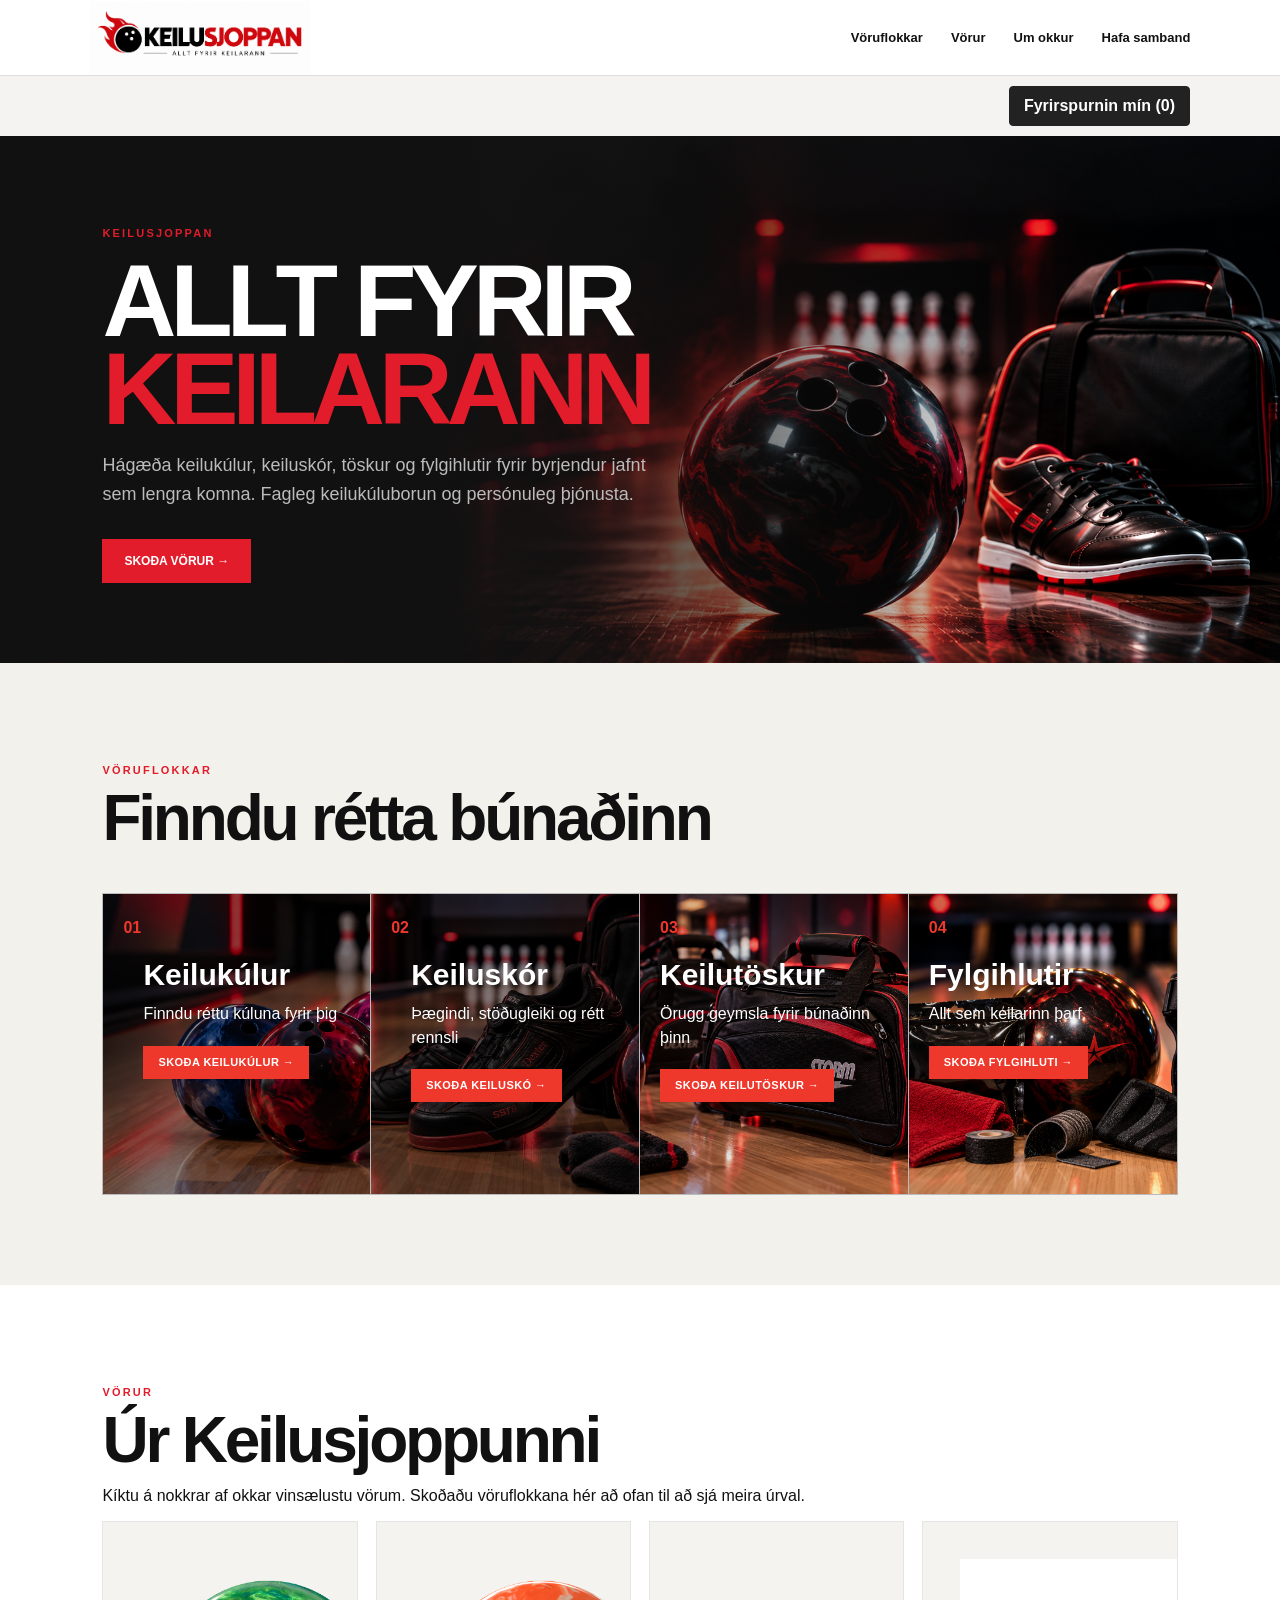
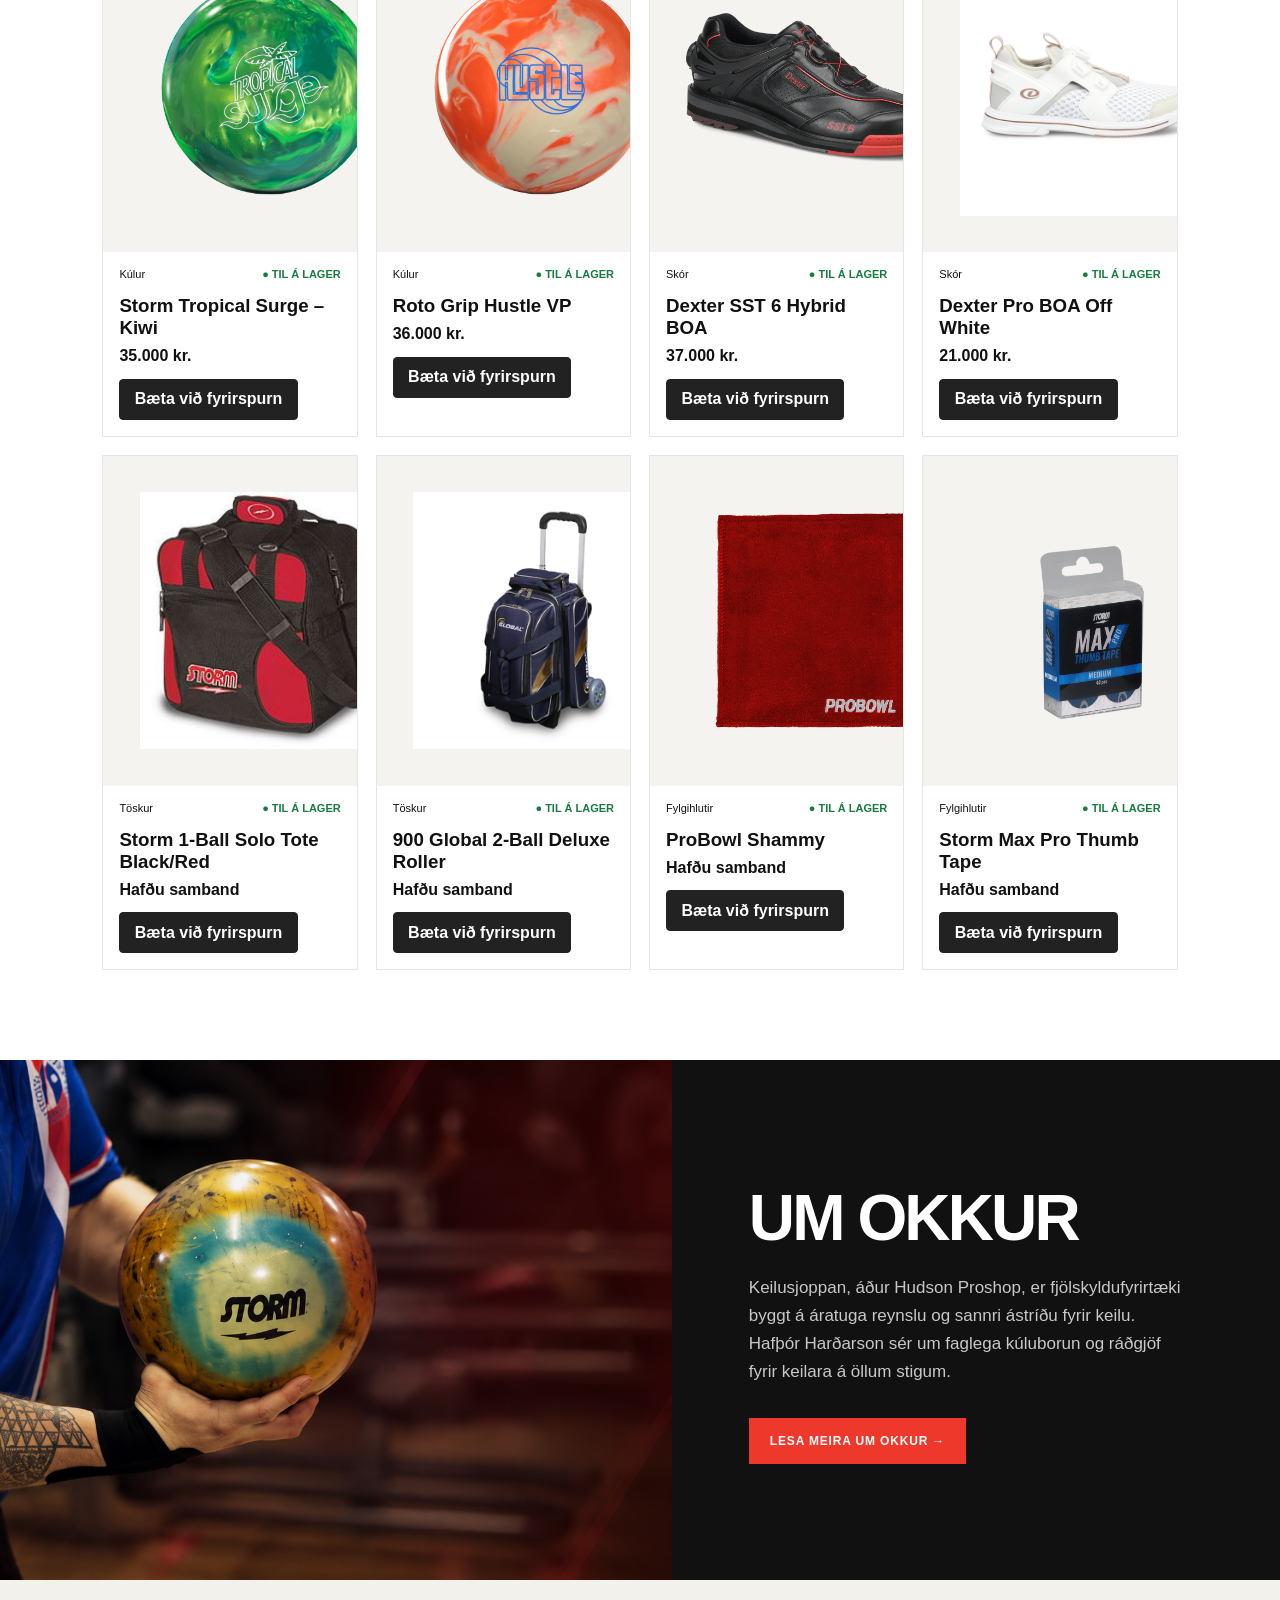
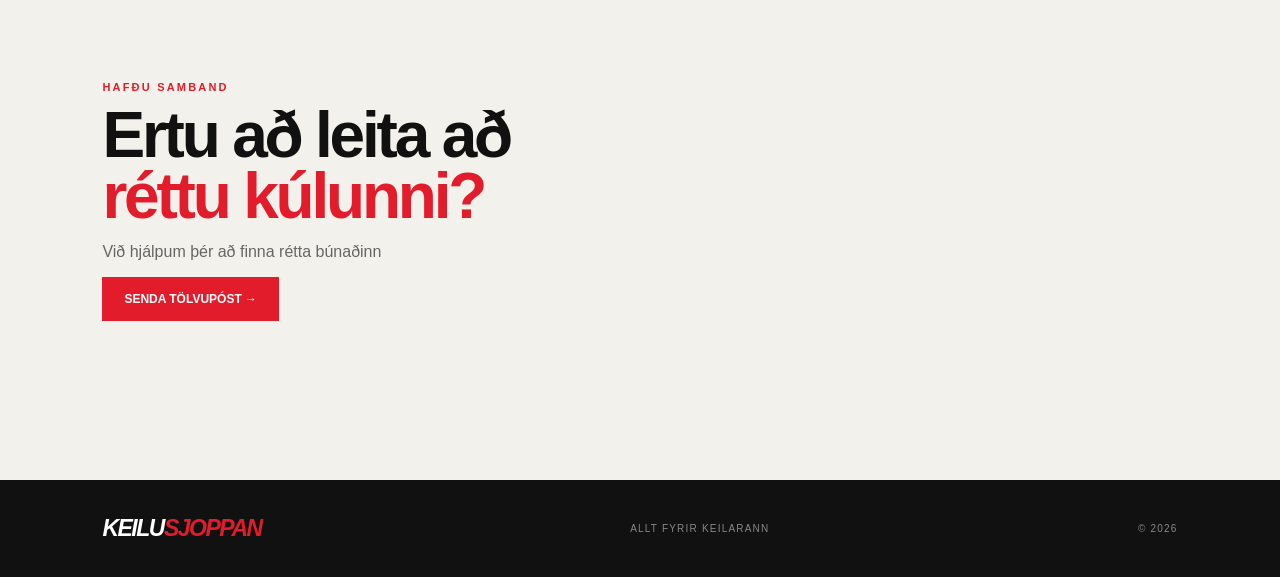
<file: index.html>
<!doctype html><html lang="is"><head><meta charset="utf-8"><meta name="viewport" content="width=device-width,initial-scale=1"><title>Keilusjoppan | Allt fyrir keilarann</title><link rel="stylesheet" href="style.css">  <link rel="stylesheet" href="fyrirspurn.css">
  <script src="fyrirspurn.js" defer></script>
</head><body>
<header><a class="logo" href="#">
  <img src="keilusjoppan-logo.png"
       alt="Keilusjoppan – Allt fyrir keilarann"
       style="width:220px; height:auto; display:block;">
</a> <nav><a href="#flokkar">Vöruflokkar</a><a href="#vorur">Vörur</a><a href="#um">Um okkur</a><a href="#samband">Hafa samband</a></nav></header>
<main>
<section class="hero">

  <div class="hero-content">
    <p class="eyebrow">KEILUSJOPPAN</p>

    <h1>
      ALLT FYRIR<br>
      <em>KEILARANN</em>
    </h1>

    <p class="lead">
      Hágæða keilukúlur, keiluskór, töskur og fylgihlutir
      fyrir byrjendur jafnt sem lengra komna.
      Fagleg keilukúluborun og persónuleg þjónusta.
    </p>

    <a class="button" href="#vorur">SKOÐA VÖRUR →</a>
  </div>

</section>
<section id="flokkar" class="section">

  <p class="eyebrow">VÖRUFLOKKAR</p>
  <h2>Finndu rétta búnaðinn</h2>

  <div class="cats">

   <a class="category-card category-balls" href="keilukulur.html">
      <span class="category-number">01</span>
      <div class="category-content">
        <h3>Keilukúlur</h3>
        <p>Finndu réttu kúluna fyrir þig</p>
        <span class="category-link">SKOÐA KEILUKÚLUR →</span>
      </div>
    </a>

 <a class="category-card category-shoes" href="keiluskór.html">
  <span class="category-number">02</span>

  <div class="category-content">
    <h3>Keiluskór</h3>
    <p>Þægindi, stöðugleiki og rétt rennsli</p>
    <span class="category-link">SKOÐA KEILUSKÓ →</span>
  </div>
</a>

    <a class="category-card category-bags" href="keilutoskur.html">
  <span class="category-number">03</span>

  <div class="category-content">
    <h3>Keilutöskur</h3>
    <p>Örugg geymsla fyrir búnaðinn þinn</p>
    <span class="category-link">SKOÐA KEILUTÖSKUR →</span>
  </div>
</a>

<a class="category-card category-accessories" href="fylgihlutir.html">
  <span class="category-number">04</span>

  <div class="category-content">
    <h3>Fylgihlutir</h3>
    <p>Allt sem keilarinn þarf.</p>
    <span class="category-link">SKOÐA FYLGIHLUTI →</span>
  </div>
</a>

  </div>

</section><section id="vorur" </section>

<section id="vorur" class="section white">

  <div class="row">
    <div>
      <p class="eyebrow">VÖRUR</p>
      <h2>Úr Keilusjoppunni</h2>

      <p class="featured-intro">
        Kíktu á nokkrar af okkar vinsælustu vörum. Skoðaðu vöruflokkana hér að ofan til að sjá meira úrval.
      </p>
    </div>
  </div>

  <div id="productGrid" class="grid"></div>

</section>


<section id="um" class="home-about">

  <div class="home-about-image">
    <img src="hafthor-bowling-ball.png" alt="Keilusjoppan – reynsla og þekking í keilu">
  </div>

  <div class="home-about-content">

 

    <h2>
      UM OKKUR<br>

    </h2>

    <p>
      Keilusjoppan, áður Hudson Proshop, er fjölskyldufyrirtæki byggt á
      áratuga reynslu og sannri ástríðu fyrir keilu. Hafþór Harðarson
      sér um faglega kúluborun og ráðgjöf fyrir keilara á öllum stigum.
    </p>

    <a class="home-about-button" href="um-okkur.html">
      LESA MEIRA UM OKKUR →
    </a>

  </div>

</section>

<section id="samband" class="section contact">

  <p class="eyebrow">HAFÐU SAMBAND</p>

  <h2>
    Ertu að leita að<br>
    <em>réttu kúlunni?</em>
  </h2>

  <p>Við hjálpum þér að finna rétta búnaðinn</p>

  <a class="button" href="mailto:keilusjoppan@gmail.com">
    SENDA TÖLVUPÓST →
  </a>

</section>

</main>


<footer>
  <a class="logo" href="#">
    <span>KEILU</span><b>SJOPPAN</b>
  </a>

  <span>ALLT FYRIR KEILARANN</span>
  <span>© <span id="year"></span></span>
</footer>


<script src="products.js"></script>

</body>
</html>
</file>
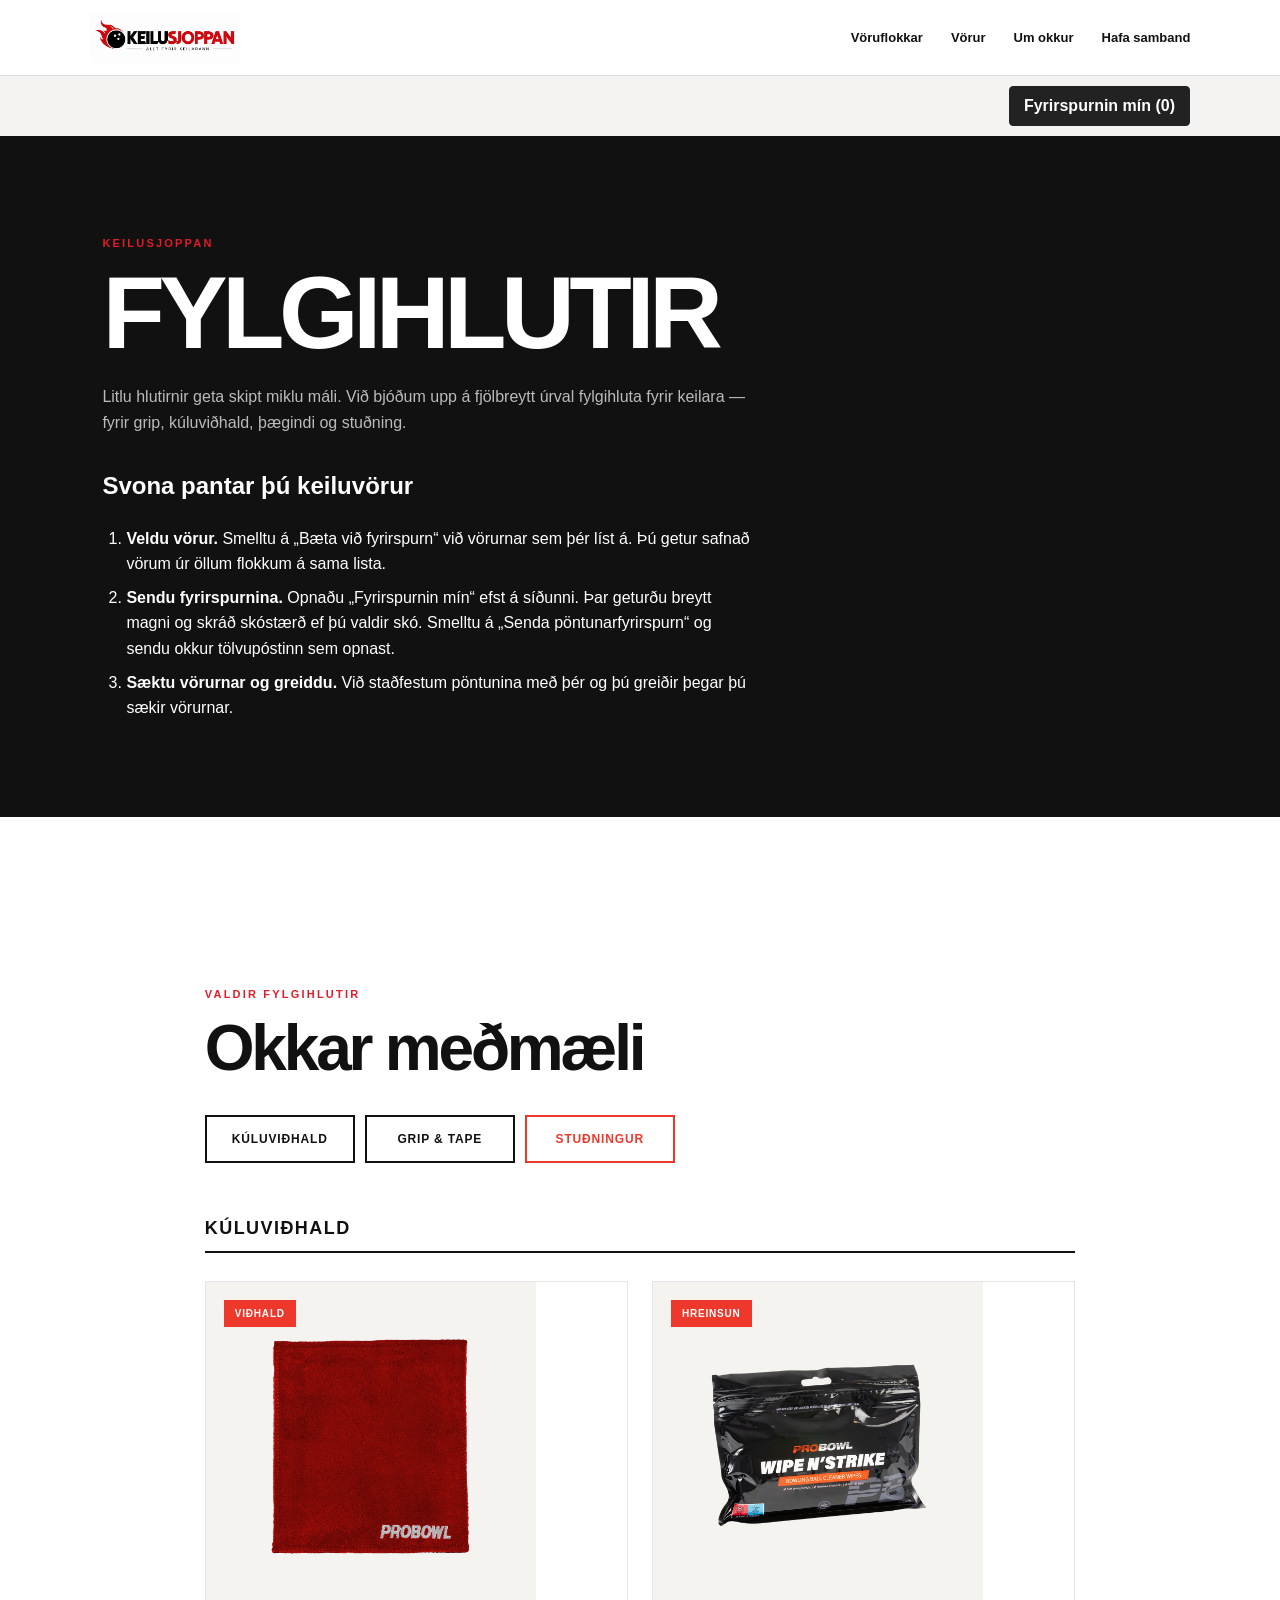
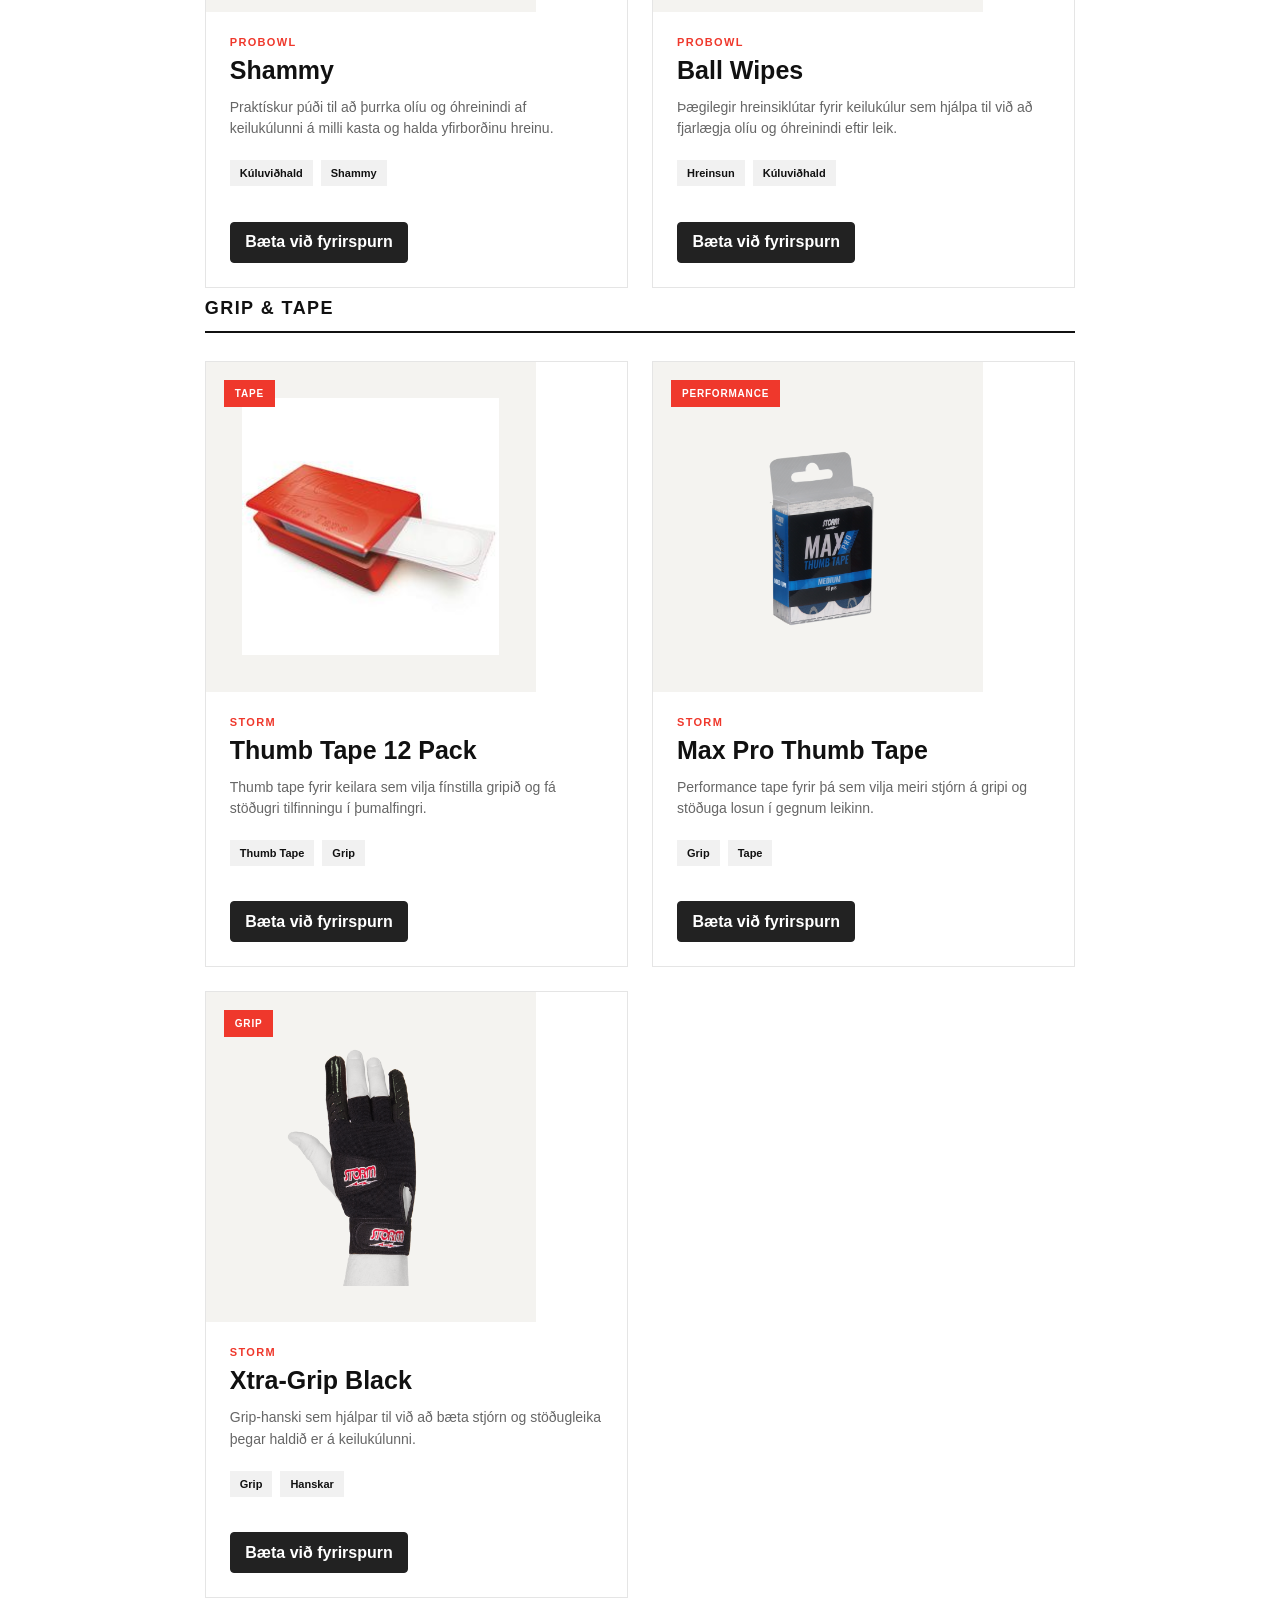
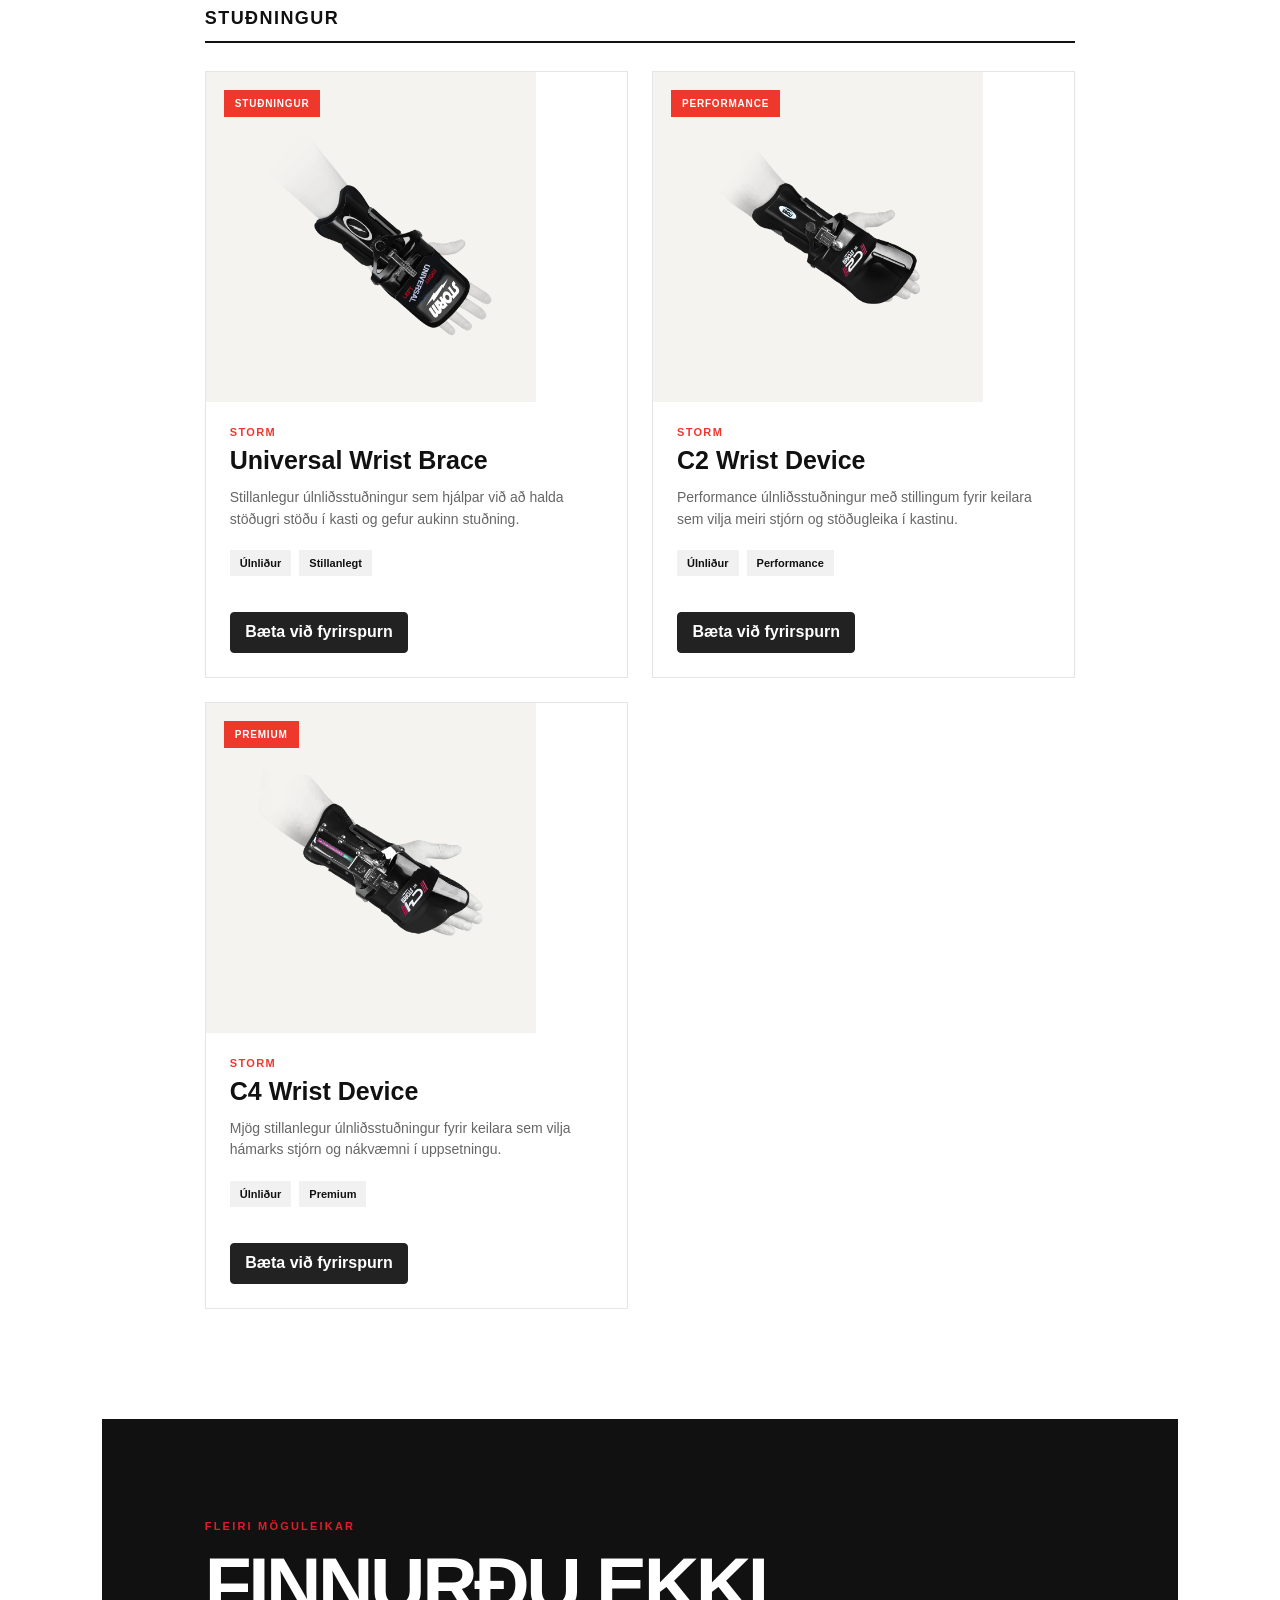
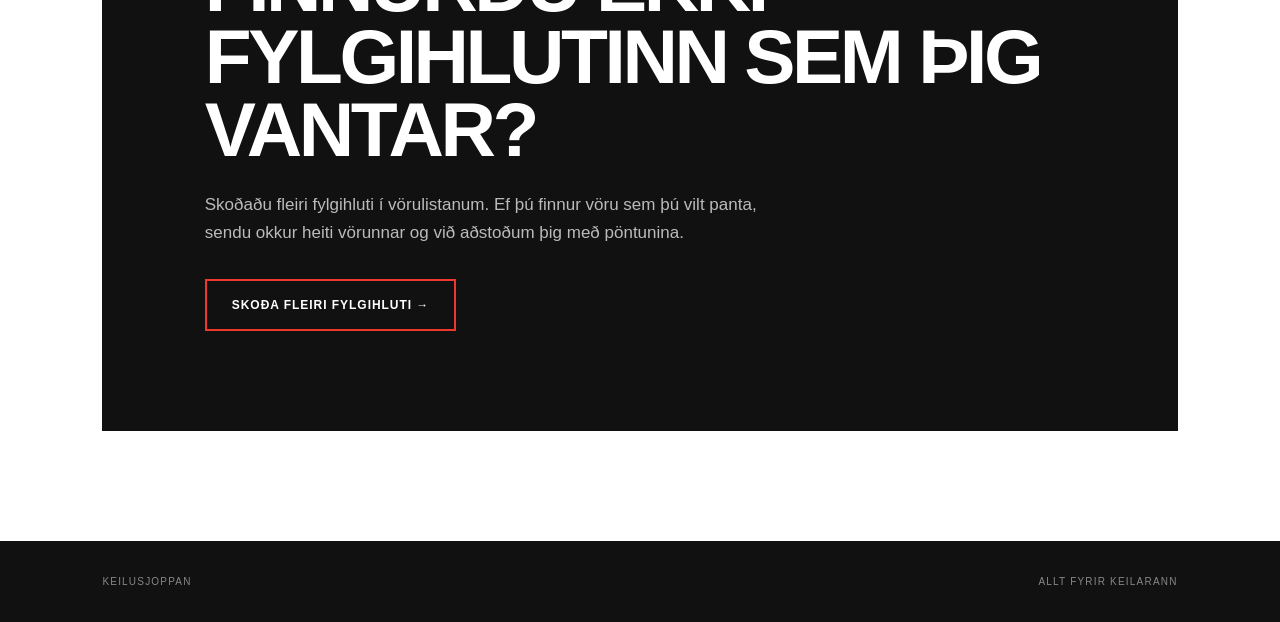
<file: fylgihlutir.html>
<!DOCTYPE html>
<html lang="is">

<head>
  <meta charset="UTF-8">
  <meta name="viewport" content="width=device-width, initial-scale=1.0">

  <title>Fylgihlutir | Keilusjoppan</title>

  <link rel="stylesheet" href="style.css">
  <link rel="stylesheet" href="fyrirspurn.css">
  <script src="fyrirspurn.js" defer></script>
</head>

<body>

<header>

  <a class="logo" href="index.html">
    <img src="keilusjoppan-logo.png"
         alt="Keilusjoppan — Allt fyrir keilarann">
  </a>

  <nav>
    <a href="index.html#flokkar">Vöruflokkar</a>
    <a href="index.html#vorur">Vörur</a>
    <a href="index.html#um">Um okkur</a>
    <a href="index.html#samband">Hafa samband</a>
  </nav>

</header>


<main>
  <section class="balls-header">
    <p class="eyebrow">KEILUSJOPPAN</p>
    <h1>FYLGIHLUTIR</h1>

    <p style="max-width: 650px; color: #bbb; line-height: 1.6;">
      Litlu hlutirnir geta skipt miklu máli. Við bjóðum upp á
      fjölbreytt úrval fylgihluta fyrir keilara — fyrir grip,
      kúluviðhald, þægindi og stuðning.
    </p>

    <section class="ball-order-guide" aria-labelledby="ball-order-guide-title"
             style="max-width: 650px; margin-top: 2rem; line-height: 1.6;">
      <h2 id="ball-order-guide-title">Svona pantar þú keiluvörur</h2>

      <ol style="margin-top: 0.75rem; padding-inline-start: 1.5rem;">
        <li style="margin-bottom: 0.5rem;">
          <strong>Veldu vörur.</strong> Smelltu á „Bæta við fyrirspurn“ við
          vörurnar sem þér líst á. Þú getur safnað vörum úr öllum flokkum
          á sama lista.
        </li>
        <li style="margin-bottom: 0.5rem;">
          <strong>Sendu fyrirspurnina.</strong> Opnaðu „Fyrirspurnin mín“ efst
          á síðunni. Þar geturðu breytt magni og skráð skóstærð ef þú valdir skó.
          Smelltu á „Senda pöntunarfyrirspurn“ og sendu okkur tölvupóstinn sem opnast.
        </li>
        <li>
          <strong>Sæktu vörurnar og greiddu.</strong> Við staðfestum pöntunina
          með þér og þú greiðir þegar þú sækir vörurnar.
        </li>
      </ol>
    </section>
  </section>

  <!-- VALDIR FYLGIHLUTIR -->
  <section class="balls-shop">
  <section class="balls-shop">

    <div class="balls-shop-heading">
      <p class="eyebrow">VALDIR FYLGIHLUTIR</p>
      <h2>Okkar meðmæli</h2>
    </div>


    <!-- FLOKKATAKKAR -->

    <div class="shoe-nav">
      <a href="#vidhald">KÚLUVIÐHALD</a>
      <a href="#grip">GRIP & TAPE</a>
      <a href="#studningur">STUÐNINGUR</a>
    </div>


    <!-- KÚLUVIÐHALD -->

    <div class="shoe-category-heading" id="vidhald">
      <h3>KÚLUVIÐHALD</h3>
    </div>

    <div class="shoe-grid">

      <!-- PROBOWL SHAMMY -->
      <article class="product-card">
        <div class="product-image">
          <span class="product-badge">VIÐHALD</span>
          <img src="probowl-shammy.png"
               alt="ProBowl Shammy">
        </div>

        <div class="product-info">
          <span class="product-brand">PROBOWL</span>
          <h3>Shammy</h3>

          <p class="product-description">
            Praktískur púði til að þurrka olíu og óhreinindi af keilukúlunni
            á milli kasta og halda yfirborðinu hreinu.
          </p>

          <div class="product-details">
            <span>Kúluviðhald</span>
            <span>Shammy</span>
          </div>

          <a class="product-button"
             href="https://shop.bowltech.se/probowl-shammy-ea-prbwlac200"
             target="_blank">
            SKOÐA VÖRU →
          </a>
        </div>
      </article>


      <!-- PROBOWL BALL WIPES -->
      <article class="product-card">
        <div class="product-image">
          <span class="product-badge">HREINSUN</span>
          <img src="probowl-ball-wipes.png"
               alt="ProBowl Ball Wipes">
        </div>

        <div class="product-info">
          <span class="product-brand">PROBOWL</span>
          <h3>Ball Wipes</h3>

          <p class="product-description">
            Þægilegir hreinsiklútar fyrir keilukúlur sem hjálpa til við
            að fjarlægja olíu og óhreinindi eftir leik.
          </p>

          <div class="product-details">
            <span>Hreinsun</span>
            <span>Kúluviðhald</span>
          </div>

          <a class="product-button"
             href="https://shop.bowltech.se/pro-shop/accessories"
             target="_blank">
            SKOÐA VÖRU →
          </a>
        </div>
      </article>

    </div>


    <!-- GRIP & TAPE -->

    <div class="shoe-category-heading" id="grip">
      <h3>GRIP & TAPE</h3>
    </div>

    <div class="shoe-grid">

      <!-- STORM THUMB TAPE -->
      <article class="product-card">
        <div class="product-image">
          <span class="product-badge">TAPE</span>
          <img src="storm-thumb-tape-12-pack.png"
               alt="Storm Thumb Tape 12 Pack">
        </div>

        <div class="product-info">
          <span class="product-brand">STORM</span>
          <h3>Thumb Tape 12 Pack</h3>

          <p class="product-description">
            Thumb tape fyrir keilara sem vilja fínstilla gripið og fá
            stöðugri tilfinningu í þumalfingri.
          </p>

          <div class="product-details">
            <span>Thumb Tape</span>
            <span>Grip</span>
          </div>

          <a class="product-button"
             href="https://shop.bowltech.se/storm-thumb-tape-12-pack"
             target="_blank">
            SKOÐA VÖRU →
          </a>
        </div>
      </article>


      <!-- STORM MAX PRO THUMB TAPE -->
      <article class="product-card">
        <div class="product-image">
          <span class="product-badge">PERFORMANCE</span>
          <img src="storm-max-pro-thumb-tape.png"
               alt="Storm Max Pro Thumb Tape">
        </div>

        <div class="product-info">
          <span class="product-brand">STORM</span>
          <h3>Max Pro Thumb Tape</h3>

          <p class="product-description">
            Performance tape fyrir þá sem vilja meiri stjórn á gripi
            og stöðuga losun í gegnum leikinn.
          </p>

          <div class="product-details">
            <span>Grip</span>
            <span>Tape</span>
          </div>

          <a class="product-button"
             href="https://shop.bowltech.se/storm-max-pro-thumb-fast-box-16-packs-ac810fbx"
             target="_blank">
            SKOÐA VÖRU →
          </a>
        </div>
      </article>


      <!-- STORM XTRA-GRIP -->
      <article class="product-card">
        <div class="product-image">
          <span class="product-badge">GRIP</span>
          <img src="storm-xtra-grip-black.png"
               alt="Storm Xtra Grip Black">
        </div>

        <div class="product-info">
          <span class="product-brand">STORM</span>
          <h3>Xtra-Grip Black</h3>

          <p class="product-description">
            Grip-hanski sem hjálpar til við að bæta stjórn og stöðugleika
            þegar haldið er á keilukúlunni.
          </p>

          <div class="product-details">
            <span>Grip</span>
            <span>Hanskar</span>
          </div>

          <a class="product-button"
             href="https://shop.bowltech.se/storm-xtra-grip-black"
             target="_blank">
            SKOÐA VÖRU →
          </a>
        </div>
      </article>

    </div>


    <!-- STUÐNINGUR -->

    <div class="shoe-category-heading" id="studningur">
      <h3>STUÐNINGUR</h3>
    </div>

    <div class="shoe-grid">

      <!-- UNIVERSAL WRIST BRACE -->
      <article class="product-card">
        <div class="product-image">
          <span class="product-badge">STUÐNINGUR</span>
          <img src="storm-universal-wrist-brace.png"
               alt="Storm Universal Wrist Brace">
        </div>

        <div class="product-info">
          <span class="product-brand">STORM</span>
          <h3>Universal Wrist Brace</h3>

          <p class="product-description">
            Stillanlegur úlnliðsstuðningur sem hjálpar við að halda
            stöðugri stöðu í kasti og gefur aukinn stuðning.
          </p>

          <div class="product-details">
            <span>Úlnliður</span>
            <span>Stillanlegt</span>
          </div>

          <a class="product-button"
             href="https://shop.bowltech.se/storm-universal-wrist-brace"
             target="_blank">
            SKOÐA VÖRU →
          </a>
        </div>
      </article>


      <!-- STORM C2 -->
      <article class="product-card">
        <div class="product-image">
          <span class="product-badge">PERFORMANCE</span>
          <img src="storm-c2-wrist-device.png"
               alt="Storm C2 Wrist Device">
        </div>

        <div class="product-info">
          <span class="product-brand">STORM</span>
          <h3>C2 Wrist Device</h3>

          <p class="product-description">
            Performance úlnliðsstuðningur með stillingum fyrir keilara
            sem vilja meiri stjórn og stöðugleika í kastinu.
          </p>

          <div class="product-details">
            <span>Úlnliður</span>
            <span>Performance</span>
          </div>

          <a class="product-button"
             href="https://shop.bowltech.se/storm-c2-wrist-device"
             target="_blank">
            SKOÐA VÖRU →
          </a>
        </div>
      </article>


      <!-- STORM C4 -->
      <article class="product-card">
        <div class="product-image">
          <span class="product-badge">PREMIUM</span>
          <img src="storm-c4-wrist-device.png"
               alt="Storm C4 Wrist Device">
        </div>

        <div class="product-info">
          <span class="product-brand">STORM</span>
          <h3>C4 Wrist Device</h3>

          <p class="product-description">
            Mjög stillanlegur úlnliðsstuðningur fyrir keilara sem vilja
            hámarks stjórn og nákvæmni í uppsetningu.
          </p>

          <div class="product-details">
            <span>Úlnliður</span>
            <span>Premium</span>
          </div>

          <a class="product-button"
             href="https://shop.bowltech.se/storm-c4-wrist-device"
             target="_blank">
            SKOÐA VÖRU →
          </a>
        </div>
      </article>

    </div>

  </section>


  <!-- FLEIRI FYLGIHLUTIR -->

  <section class="ball-order-cta">

    <p class="eyebrow">FLEIRI MÖGULEIKAR</p>

    <h2>FINNURÐU EKKI<br>FYLGIHLUTINN SEM ÞIG VANTAR?</h2>

    <p class="ball-order-text">
      Skoðaðu fleiri fylgihluti í vörulistanum. Ef þú finnur
      vöru sem þú vilt panta, sendu okkur heiti vörunnar og við
      aðstoðum þig með pöntunina.
    </p>

    <a class="ball-order-button"
       href="https://shop.bowltech.se/pro-shop/accessories"
       target="_blank"
       rel="noopener">
      SKOÐA FLEIRI FYLGIHLUTI →
    </a>

  </section>

</main>


<footer>
  <span>KEILUSJOPPAN</span>
  <span>ALLT FYRIR KEILARANN</span>
</footer>

</body>
</html>
</file>
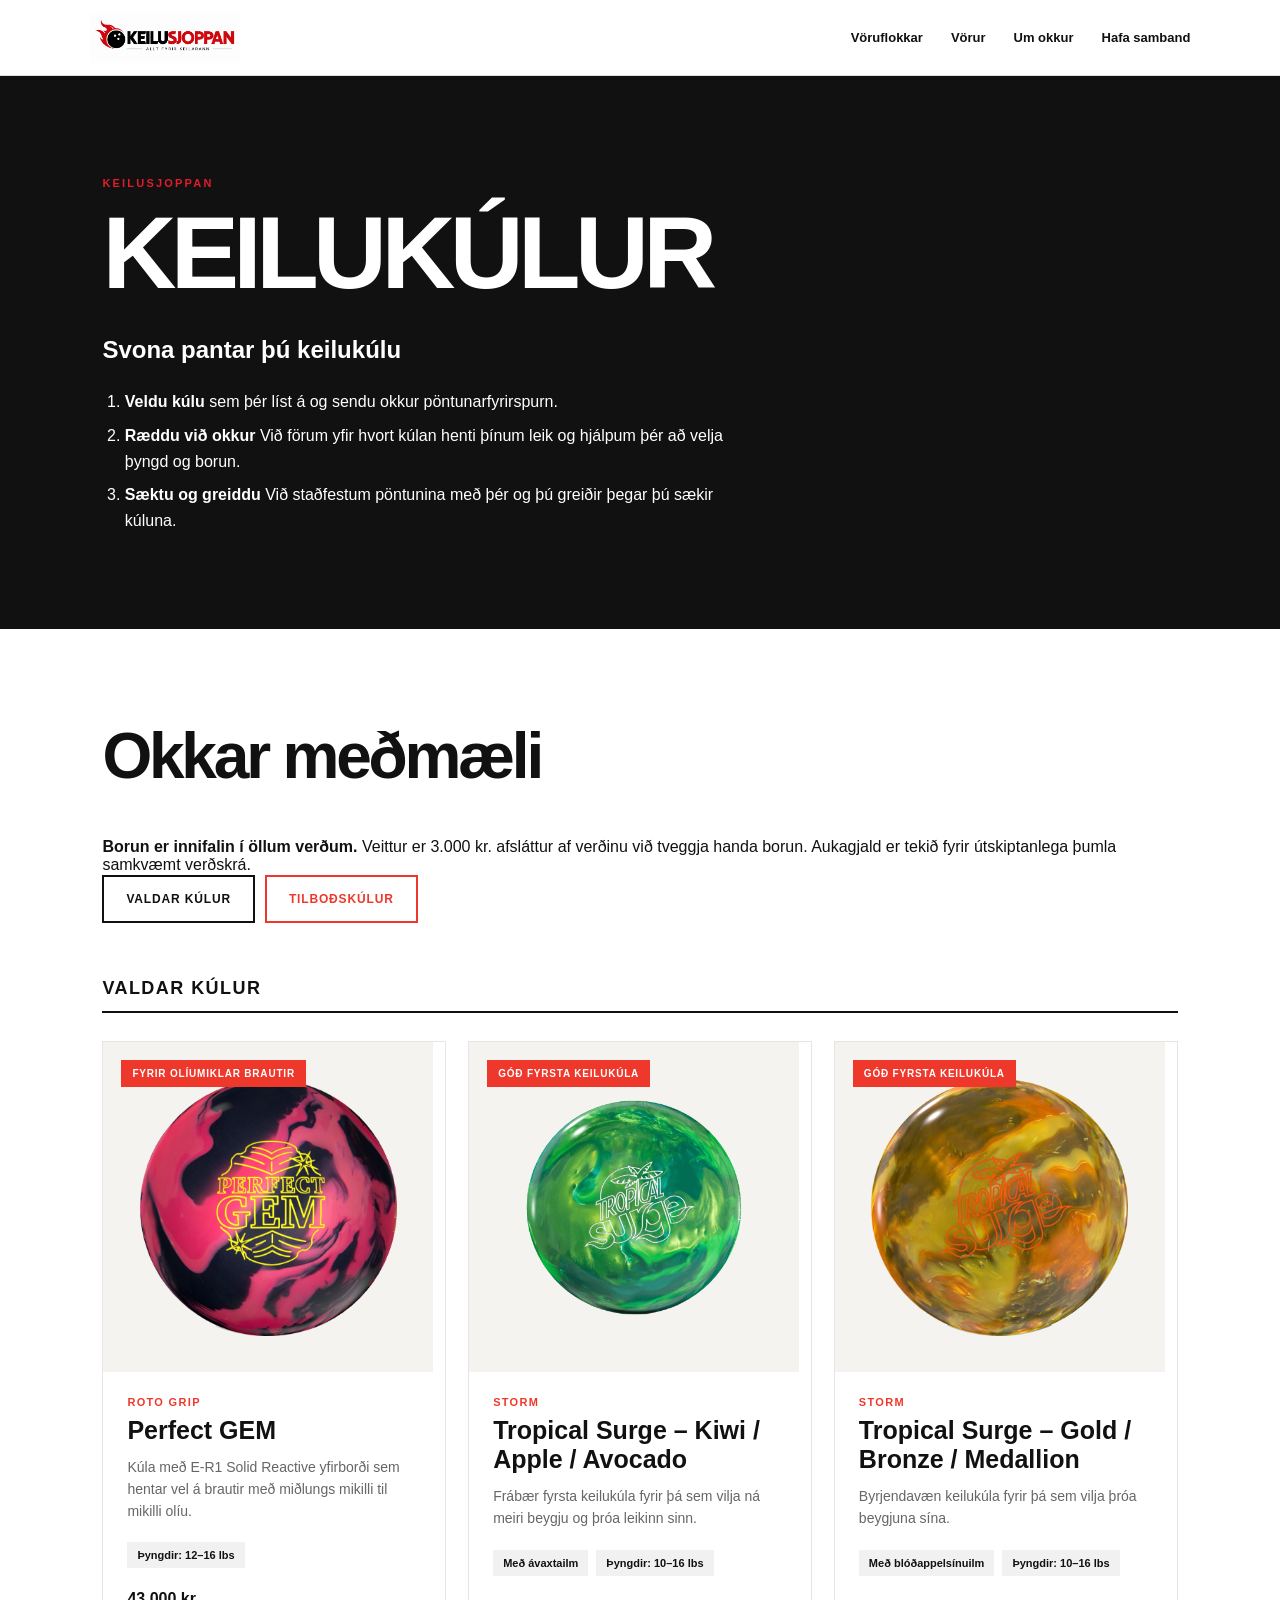
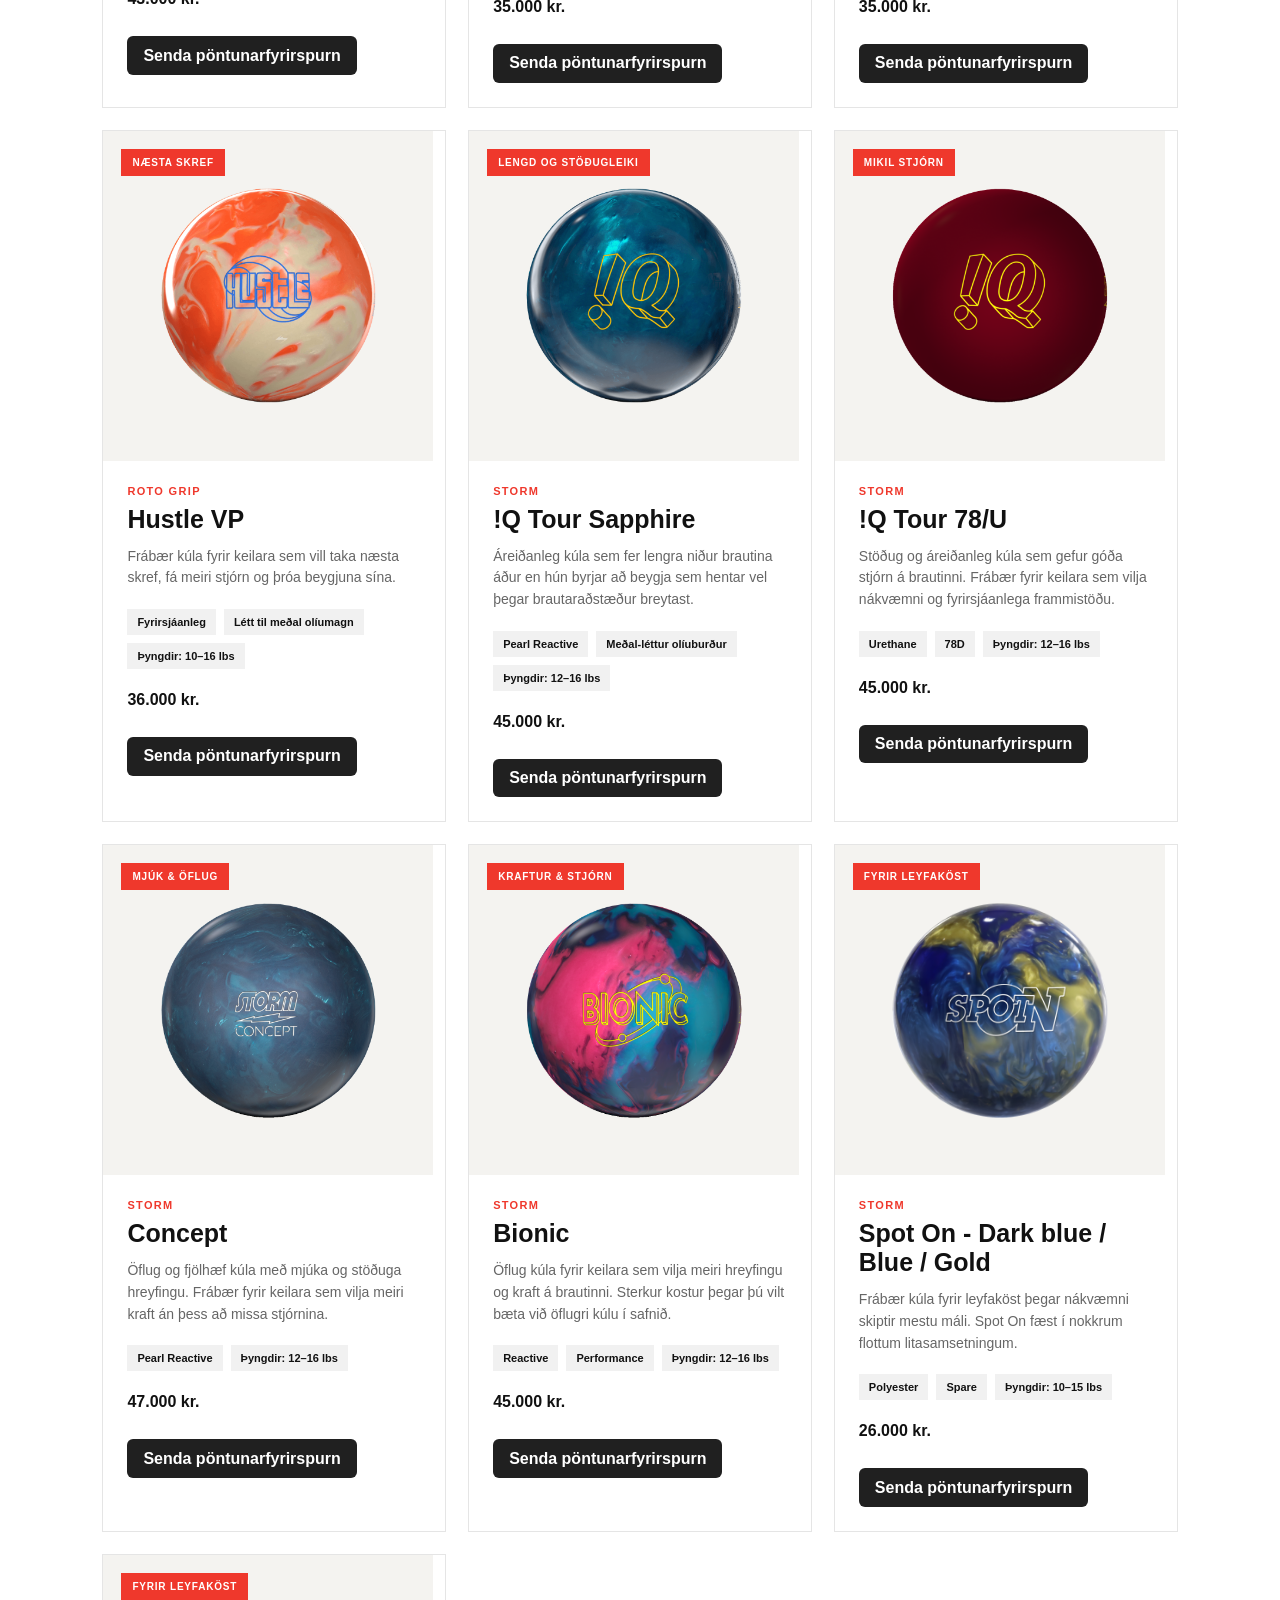
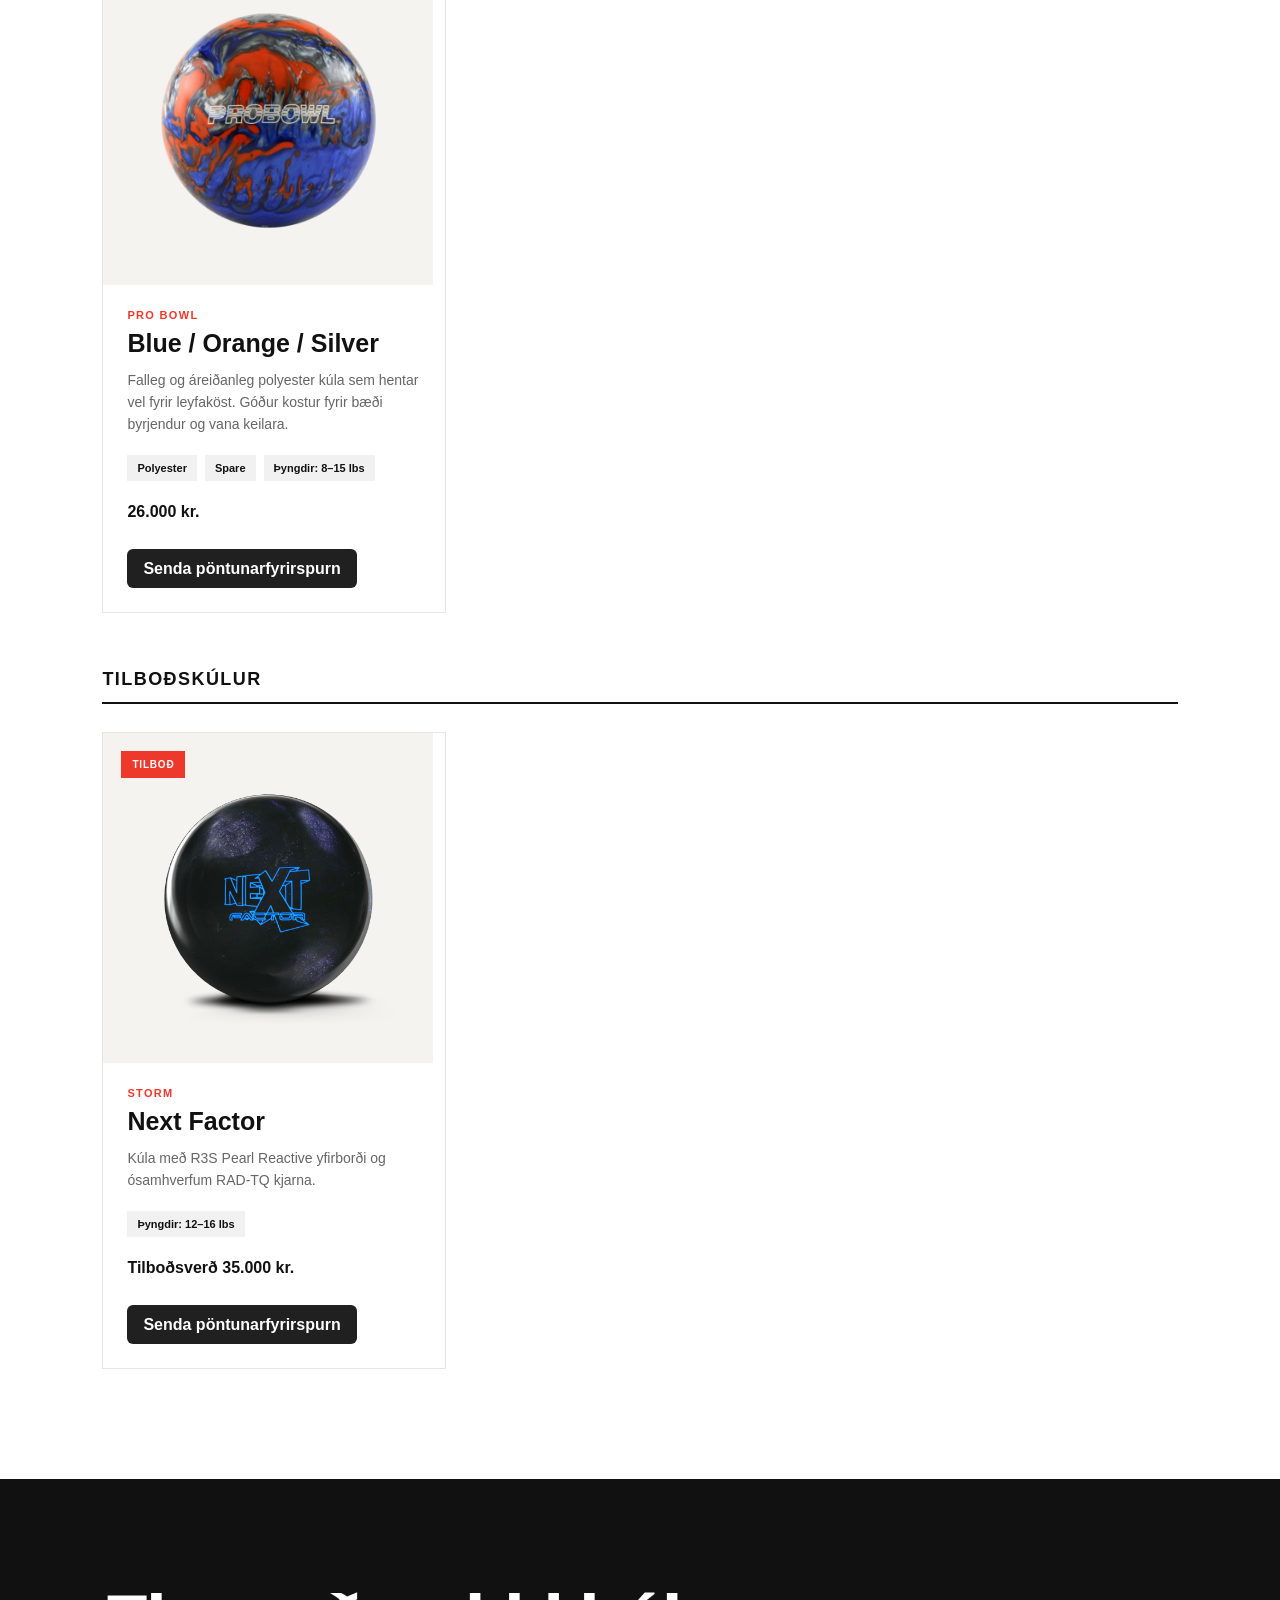
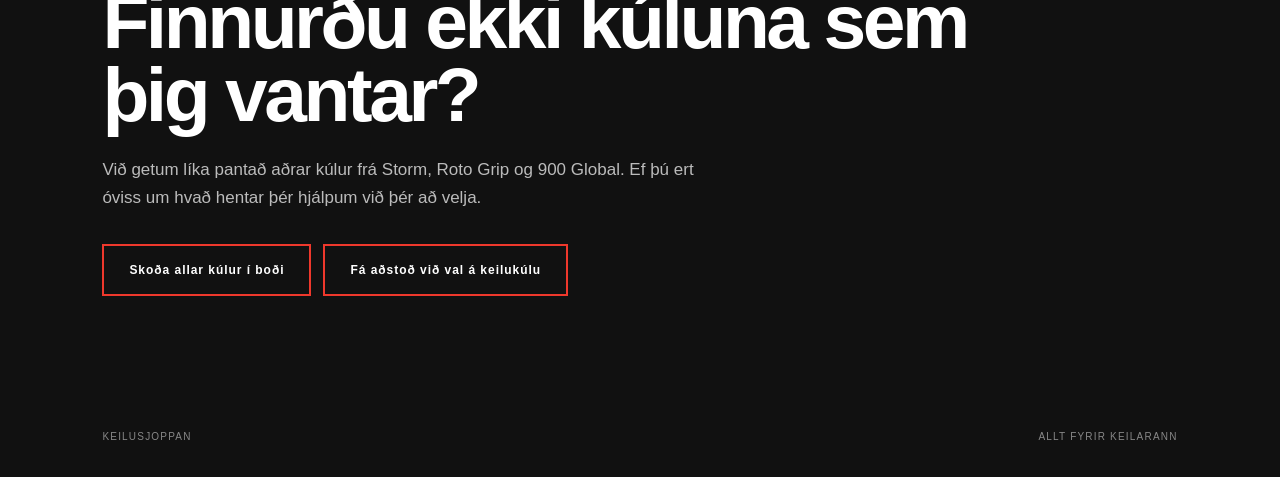
<file: keilukulur 2.html>
<!DOCTYPE html>
<html lang="is">

<head>
  <meta charset="utf-8">
  <meta name="viewport" content="width=device-width, initial-scale=1">

  <title>Keilukúlur | Keilusjoppan</title>

  <link rel="stylesheet" href="style.css">
<style>
  .ball-order-guide {
    max-width: 650px;
    margin-top: 2rem;
    line-height: 1.6;
  }

  .ball-inquiry-link {
    display: inline-block;
    align-self: flex-start;
    margin-top: 0.75rem;
    padding: 0.65rem 1rem;
    border-radius: 6px;
    background: #202020;
    color: #fff;
    font-weight: 700;
    text-decoration: none;
  }

  .ball-inquiry-link:hover,
  .ball-inquiry-link:focus-visible {
    background: #414141;
    color: #fff;
  }

  .ball-order-guide ol {
    padding-inline-start: 1.4rem;
  }

  .ball-order-guide li + li {
    margin-top: 0.5rem;
  }

  .ball-order-actions {
    display: flex;
    flex-wrap: wrap;
    gap: 0.75rem;
  }
  #valdar-kulur,
  #tilbodskulur {
    scroll-margin-top: 8rem;
  }

  #tilbodskulur {
    margin-top: 3.5rem;
  }
</style>
</head>

<body>

<header>
  <a class="logo" href="index.html">
    <img src="keilusjoppan-logo.png"
         alt="Keilusjoppan – Allt fyrir keilarann">
  </a>

  <nav>
    <a href="index.html#flokkar">Vöruflokkar</a>
    <a href="index.html#vorur">Vörur</a>
    <a href="index.html#um">Um okkur</a>
    <a href="index.html#samband">Hafa samband</a>
  </nav>
</header>

<main>

<section class="balls-header">
  <p class="eyebrow">KEILUSJOPPAN</p>

  <h1>KEILUKÚLUR</h1>

  <section class="ball-order-guide" aria-labelledby="ball-order-guide-title">
    <h2 id="ball-order-guide-title">Svona pantar þú keilukúlu</h2>
    <ol>
      <li><strong>Veldu kúlu</strong> sem þér líst á og sendu okkur pöntunarfyrirspurn.</li>
      <li><strong>Ræddu við okkur</strong> Við förum yfir hvort kúlan henti þínum leik og hjálpum þér að velja þyngd og borun.</li>
      <li><strong>Sæktu og greiddu</strong> Við staðfestum pöntunina með þér og þú greiðir þegar þú sækir kúluna.</li>
    </ol>
  </section>
</section>

  <section class="balls-shop">

    <div class="balls-shop-heading">
      <h2>Okkar meðmæli</h2>
      <p>
        <strong>Borun er innifalin í öllum verðum.</strong>
        Veittur er 3.000 kr. afsláttur af verðinu við tveggja handa borun.
        Aukagjald er tekið fyrir útskiptanlega þumla samkvæmt verðskrá.
      </p>
    </div>

    <div class="shoe-nav" role="group" aria-label="Flokkar keilukúlna">
      <a href="#valdar-kulur">VALDAR KÚLUR</a>
      <a href="#tilbodskulur">TILBOÐSKÚLUR</a>
    </div>

    <div class="shoe-category-heading" id="valdar-kulur">
      <h3>VALDAR KÚLUR</h3>
    </div>
    <div class="balls-grid">

<article class="product-card">
  <div class="product-image">
    <span class="product-badge">FYRIR OLÍUMIKLAR BRAUTIR</span>
    <img src="roto-grip-perfect-gem.png" alt="Roto Grip Perfect GEM keilukúla">
  </div>

  <div class="product-info">
    <span class="product-brand">ROTO GRIP</span>
    <h3>Perfect GEM</h3>
    <p class="product-description">Kúla með E-R1 Solid Reactive yfirborði sem hentar vel á brautir með miðlungs mikilli til mikilli olíu.</p>
    <p class="price">43.000 kr.</p>
  </div>
</article>

  <article class="product-card">

    <div class="product-image">
  <span class="product-badge">GÓÐ FYRSTA KEILUKÚLA</span>

  <img src="storm-tropical-surge-kiwi.png"
       alt="Storm Tropical Surge Kiwi Apple Avocado keilukúla">
</div>

    <div class="product-info">
      <span class="product-brand">STORM</span>

           <h3>Tropical Surge – Kiwi / Apple / Avocado</h3>

      <p class="product-description">
        Frábær fyrsta keilukúla fyrir þá sem vilja ná meiri beygju og þróa leikinn sinn.
      </p>

      <div class="product-details">
  
        <span>Með ávaxtailm</span>
      </div>

    <p class="price">35.000 kr.</p>
  </div>
</article>

<article class="product-card">
  <div class="product-image">
    <span class="product-badge">GÓÐ FYRSTA KEILUKÚLA</span>
    <img src="storm-tropical-surge-gold-bronze-medallion.png"
         alt="Storm Tropical Surge Gold / Bronze / Medallion keilukúla">
  </div>

  <div class="product-info">
    <span class="product-brand">STORM</span>
    <h3>Tropical Surge – Gold / Bronze / Medallion</h3>
    <p class="product-description">
      Byrjendavæn keilukúla fyrir þá sem vilja þróa beygjuna sína.
    </p>
    <div class="product-details">
      <span>Með blóðappelsínuilm</span>
    </div>
    <p class="price">35.000 kr.</p>
   
  </div>
</article>

<article class="product-card">

  <div class="product-image">
    <span class="product-badge">NÆSTA SKREF</span>

    <img src="roto-grip-hustle-vp.png"
         alt="Roto Grip Hustle VP keilukúla">
  </div>

  <div class="product-info">
    <span class="product-brand">ROTO GRIP</span>

    <h3>Hustle VP</h3>

    <p class="product-description">
      Frábær kúla fyrir keilara sem vill taka næsta skref,
      fá meiri stjórn og þróa beygjuna sína.
    </p>

    <div class="product-details">
      <span>Fyrirsjáanleg</span>
      <span>Létt til meðal olíumagn</span>
    </div>

    <p class="price">36.000 kr.</p>
  </div>
</article>

<article class="product-card">

  <div class="product-image">
    <span class="product-badge">LENGD OG STÖÐUGLEIKI</span>

    <img src="storm-iq-tour-sapphire.png"
         alt="Storm IQ Tour Sapphire keilukúla">
  </div>

  <div class="product-info">
    <span class="product-brand">STORM</span>

    <h3>!Q Tour Sapphire</h3>

    <p class="product-description">
Áreiðanleg kúla sem fer lengra niður brautina áður en hún byrjar að beygja sem hentar vel þegar brautaraðstæður breytast.
    </p>

    <div class="product-details">
      <span>Pearl Reactive</span>
      <span>Meðal-léttur olíuburður</span>
    </div>

    <p class="price">45.000 kr.</p>
  </div>
</article>

<article class="product-card">

  <div class="product-image">
    <span class="product-badge">MIKIL STJÓRN</span>

    <img src="storm-iq-tour-78u.png"
         alt="Storm IQ Tour 78 / U keilukúla">
  </div>

  <div class="product-info">
    <span class="product-brand">STORM</span>

    <h3>!Q Tour 78/U</h3>

    <p class="product-description">
      Stöðug og áreiðanleg kúla sem gefur góða stjórn á brautinni.
      Frábær fyrir keilara sem vilja nákvæmni og fyrirsjáanlega frammistöðu.
    </p>

    <div class="product-details">
      <span>Urethane</span>
      <span>78D</span>
    </div>

    <p class="price">45.000 kr.</p>
  </div>
</article>

<article class="product-card">

  <div class="product-image">
    <span class="product-badge">MJÚK & ÖFLUG</span>

    <img src="storm-concept.png"
         alt="Storm Concept keilukúla">
  </div>

  <div class="product-info">
    <span class="product-brand">STORM</span>

    <h3>Concept</h3>

    <p class="product-description">
      Öflug og fjölhæf kúla með mjúka og stöðuga hreyfingu.
      Frábær fyrir keilara sem vilja meiri kraft án þess að missa stjórnina.
    </p>

    <div class="product-details">
      <span>Pearl Reactive</span>
      <span>12–16 lbs</span>
    </div>

    <p class="price">47.000 kr.</p>
  </div>
</article>

<article class="product-card">

  <div class="product-image">
    <span class="product-badge">KRAFTUR & STJÓRN</span>

    <img src="storm-bionic.png"
         alt="Storm Bionic keilukúla">
  </div>

  <div class="product-info">
    <span class="product-brand">STORM</span>

    <h3>Bionic</h3>

    <p class="product-description">
      Öflug kúla fyrir keilara sem vilja meiri hreyfingu og kraft á brautinni.
      Sterkur kostur þegar þú vilt bæta við öflugri kúlu í safnið.
    </p>

    <div class="product-details">
      <span>Reactive</span>
      <span>Performance</span>
    </div>

    <p class="price">45.000 kr.</p>
  </div>
</article>

<article class="product-card">

  <div class="product-image">
    <span class="product-badge">FYRIR LEYFAKÖST</span>

    <img src="storm-spot-on.png"
         alt="Storm Spot On keilukúla">
  </div>

  <div class="product-info">
    <span class="product-brand">STORM</span>

    <h3>Spot On - Dark blue / Blue / Gold</h3>
    <p class="product-description">
      Frábær kúla fyrir leyfaköst þegar nákvæmni skiptir mestu máli.
      Spot On fæst í nokkrum flottum litasamsetningum.
    </p>

    <div class="product-details">
      <span>Polyester</span>
      <span>Spare</span>
    </div>

    <p class="price">26.000 kr.</p>
  </div>
</article>

<article class="product-card">

  <div class="product-image">
    <span class="product-badge">FYRIR LEYFAKÖST</span>

    <img src="probowl-blue-orange-silver.png"
         alt="ProBowl Blue Orange Silver keilukúla">
  </div>

  <div class="product-info">
    <span class="product-brand">PRO BOWL</span>

    <h3>Blue / Orange / Silver</h3>

    <p class="product-description">
      Falleg og áreiðanleg polyester kúla sem hentar vel fyrir leyfaköst.
      Góður kostur fyrir bæði byrjendur og vana keilara.
    </p>

    <div class="product-details">
      <span>Polyester</span>
      <span>Spare</span>
    </div>

    <p class="price">26.000 kr.</p>
  </div>
</article>
    </div>

    <div class="shoe-category-heading" id="tilbodskulur">
      <h3>TILBOÐSKÚLUR</h3>
    </div>
    <div class="balls-grid">
<article class="product-card">
  <div class="product-image">
    <span class="product-badge">TILBOÐ</span>
    <img src="storm-next-factor.png" alt="Storm Next Factor keilukúla">
  </div>

  <div class="product-info">
    <span class="product-brand">STORM</span>
    <h3>Next Factor</h3>
    <p class="product-description">Kúla með R3S Pearl Reactive yfirborði og ósamhverfum RAD-TQ kjarna.</p>
    <p class="price">Tilboðsverð 35.000 kr.</p>
  </div>
</article>
    </div>
  </section>
<section class="ball-order-cta">
  <h2>Finnurðu ekki kúluna sem þig vantar?</h2>

  <p class="ball-order-text">
    Við getum líka pantað aðrar kúlur frá Storm, Roto Grip og 900 Global.
    Ef þú ert óviss um hvað hentar þér hjálpum við þér að velja.
  </p>

  <div class="ball-order-actions">
    <a class="ball-order-button"
       href="https://www.stormbowling.com/products/equipment/bowling-balls/"
       target="_blank" rel="noopener">Skoða allar kúlur í boði</a>
    <a class="ball-order-button"
       href="mailto:keilusjoppan@gmail.com?subject=R%C3%A1%C3%B0gj%C3%B6f%20um%20val%20%C3%A1%20keiluk%C3%BAlu">Fá aðstoð við val á keilukúlu</a>
  </div>
</section>
</main>

<footer>
  <span>KEILUSJOPPAN</span>
  <span>ALLT FYRIR KEILARANN</span>
</footer>

<script>
  const orderEmail = 'keilusjoppan@gmail.com';

  function createInquiryLink(label, subject) {
    const link = document.createElement('a');
    link.className = 'ball-inquiry-link';
    link.href = `mailto:${orderEmail}?subject=${encodeURIComponent(subject)}`;
    link.textContent = label;
    return link;
  }

  const ballShop = document.querySelector('.balls-shop');

  if (ballShop) {
    ballShop.querySelectorAll('.balls-grid .product-info').forEach((info) => {
      const name = info.querySelector('h3');
      const brand = info.querySelector('.product-brand');
      const price = info.querySelector('.price');
      if (!name || !price) return;

      const ball = [brand?.textContent.trim(), name.textContent.trim()]
        .filter(Boolean)
        .join(' ');

      const link = createInquiryLink(
        'Senda pöntunarfyrirspurn',
        `Pöntunarfyrirspurn – ${ball}`
      );

      // Setja hnappinn á sér línu svo hann flæði vel á farsíma.
      const row = document.createElement('div');
      row.append(link);
      price.after(row);
    });
  }

</script>
<script>
  (() => {
    const weightsByBall = {
      'Next Factor': '12–16',
      'Perfect GEM': '12–16',
      'Tropical Surge – Kiwi / Apple / Avocado': '10–16',
      'Tropical Surge – Gold / Bronze / Medallion': '10–16',
      'Hustle VP': '10–16',
      '!Q Tour Sapphire': '12–16',
      '!Q Tour 78/U': '12–16',
      'Concept': '12–16',
      'Bionic': '12–16',
      'Spot On - Dark blue / Blue / Gold': '10–15',
      'Blue / Orange / Silver': '8–15'
    };

    document.querySelectorAll('.balls-grid .product-info').forEach((card) => {
      const name = card.querySelector('h3')?.textContent.trim();
      const weight = weightsByBall[name];
      if (!weight) return;

      let details = card.querySelector('.product-details');

      if (!details) {
        details = document.createElement('div');
        details.className = 'product-details';
        card.querySelector('.price').before(details);
      }

      let label = Array.from(details.querySelectorAll('span')).find(
        (span) => /\blbs?\.?$/i.test(span.textContent.trim())
      );

      if (!label) {
        label = document.createElement('span');
        details.append(label);
      }

      label.textContent = 'Þyngdir: ' + weight + ' lbs';
    });
  })();
</script>
</body>
</html>
</file>
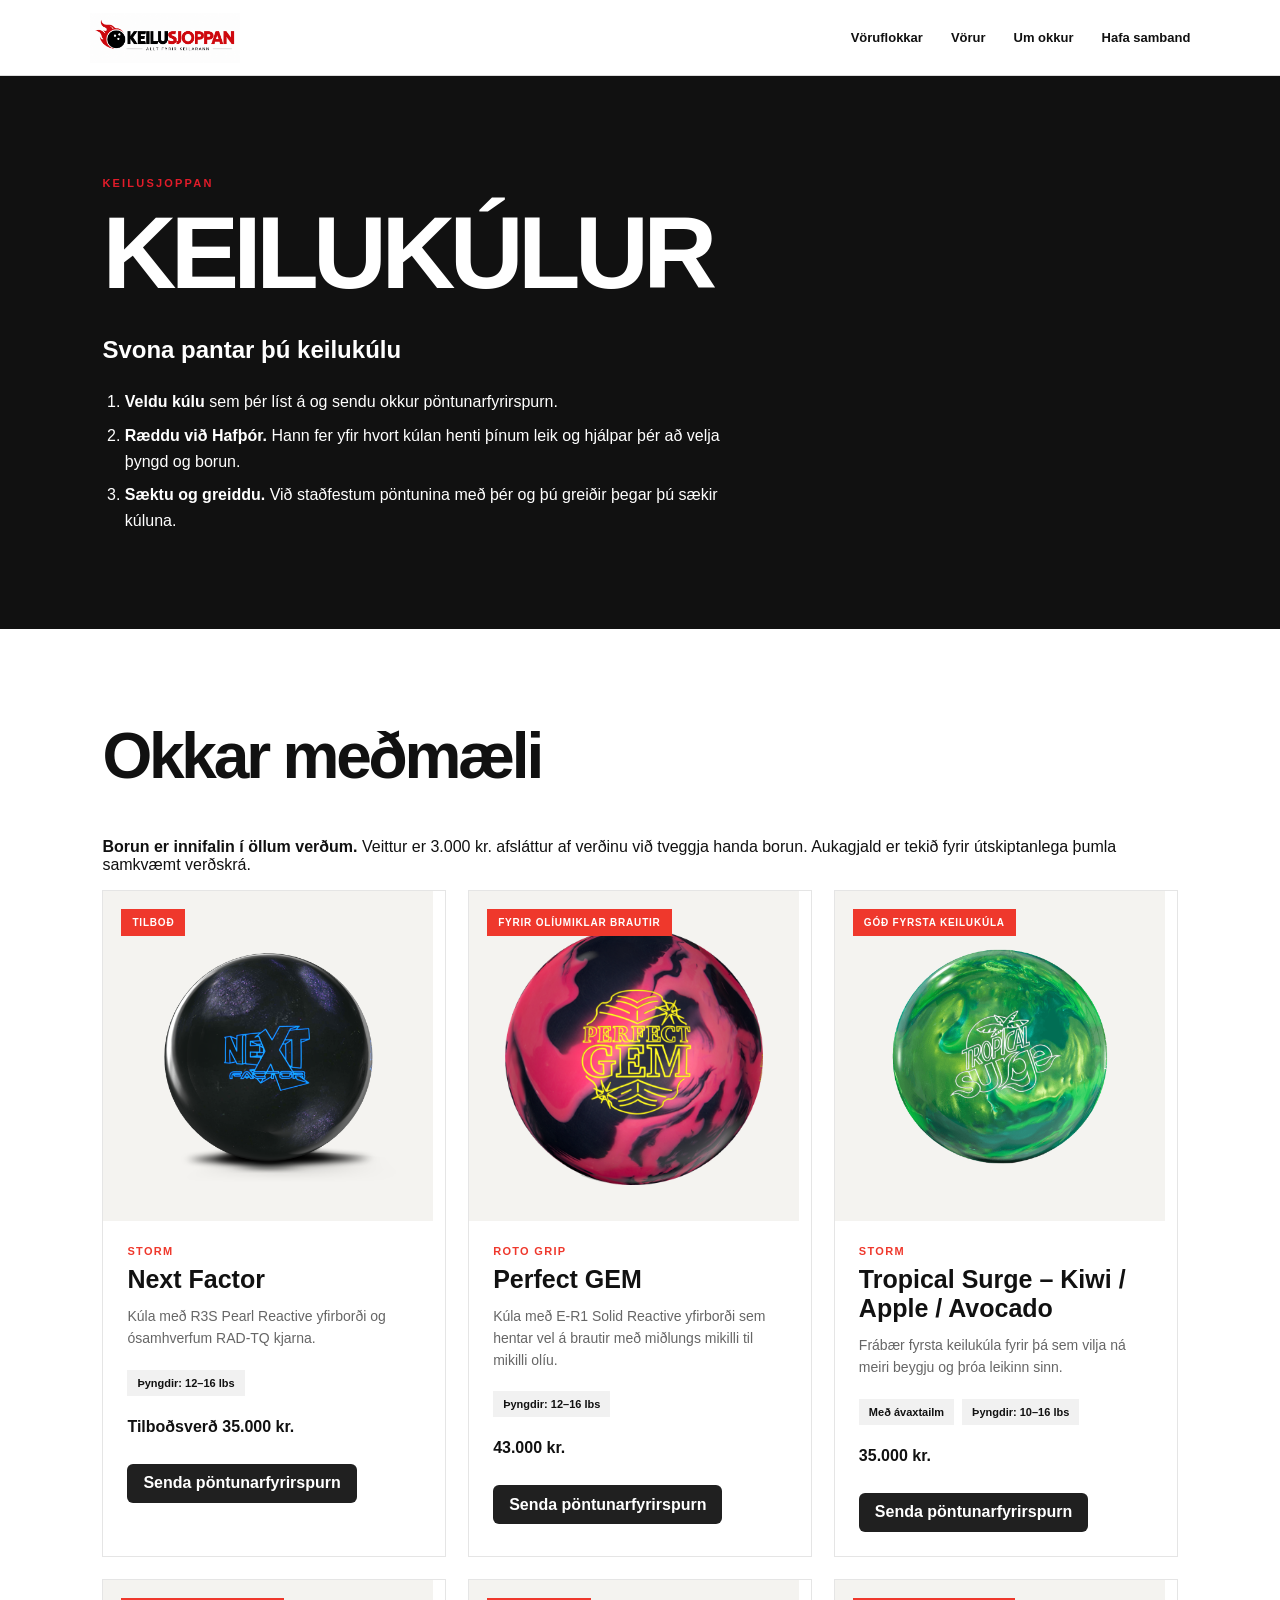
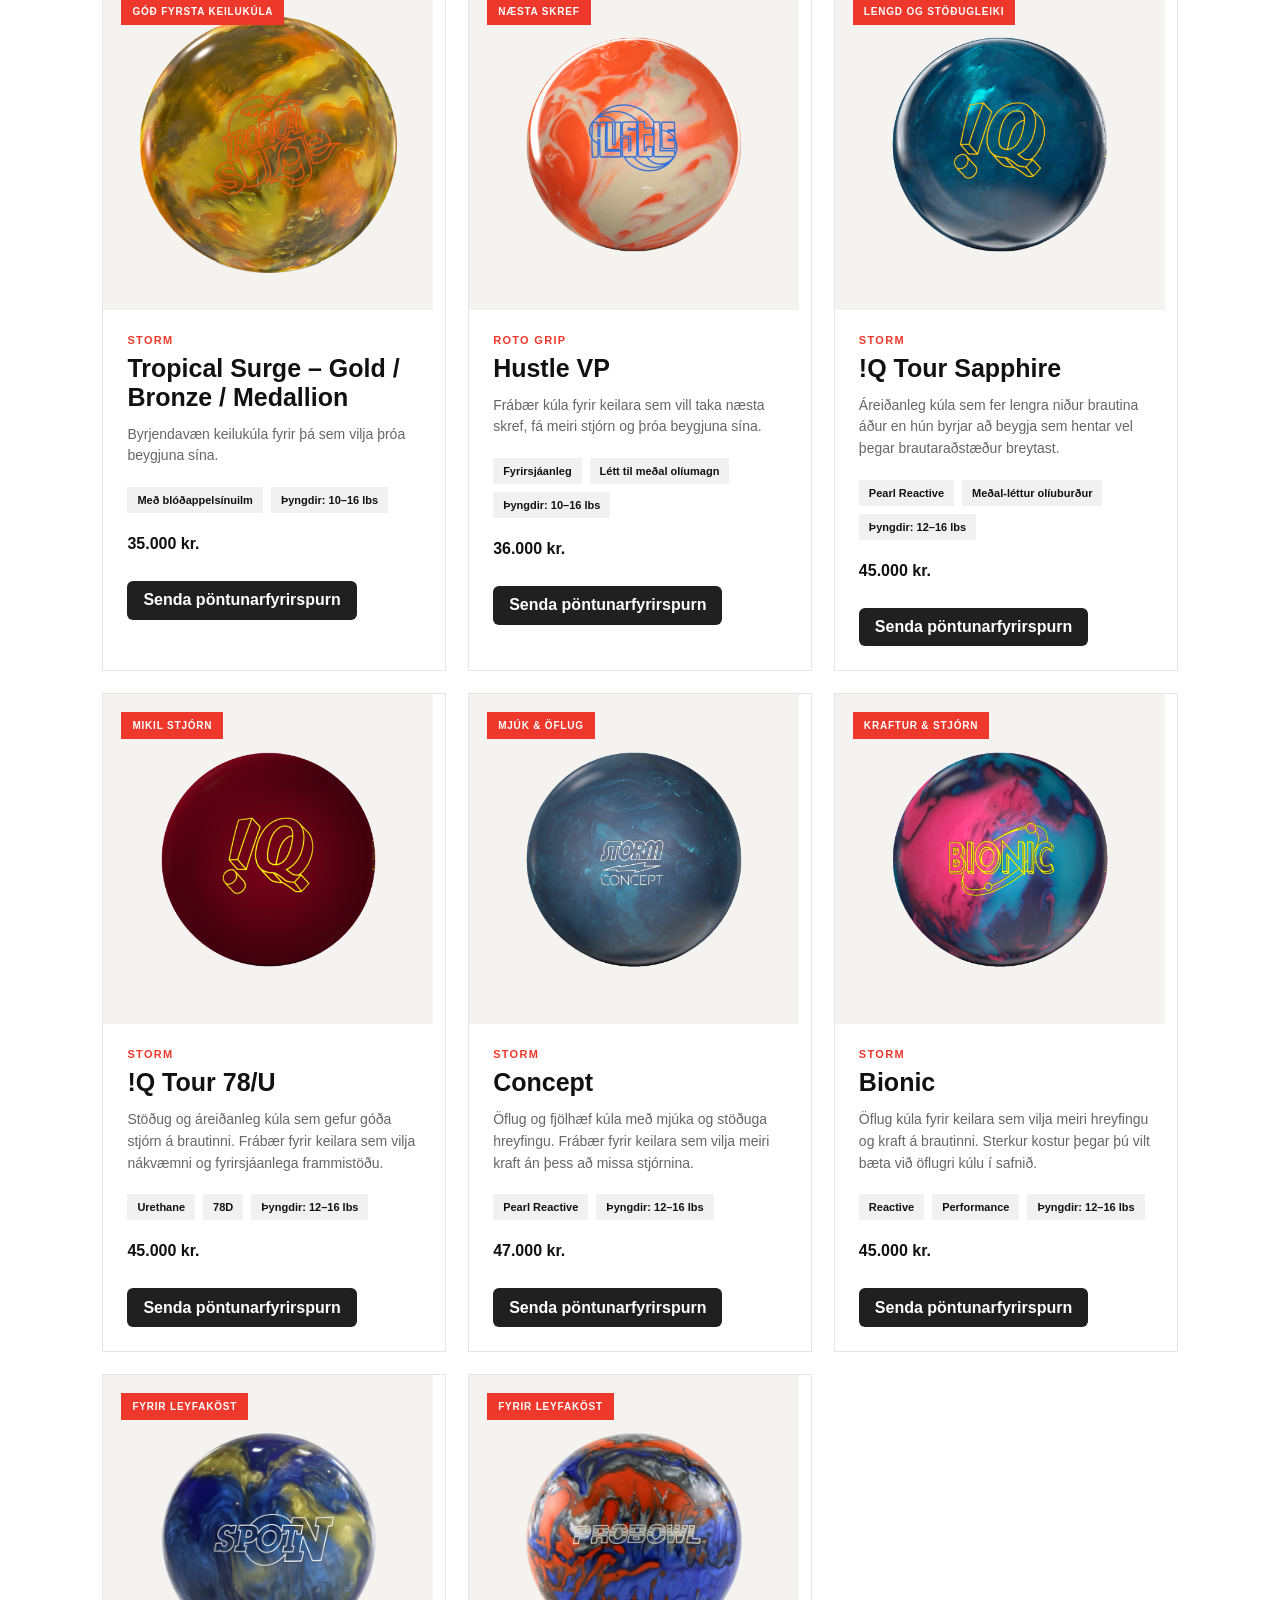
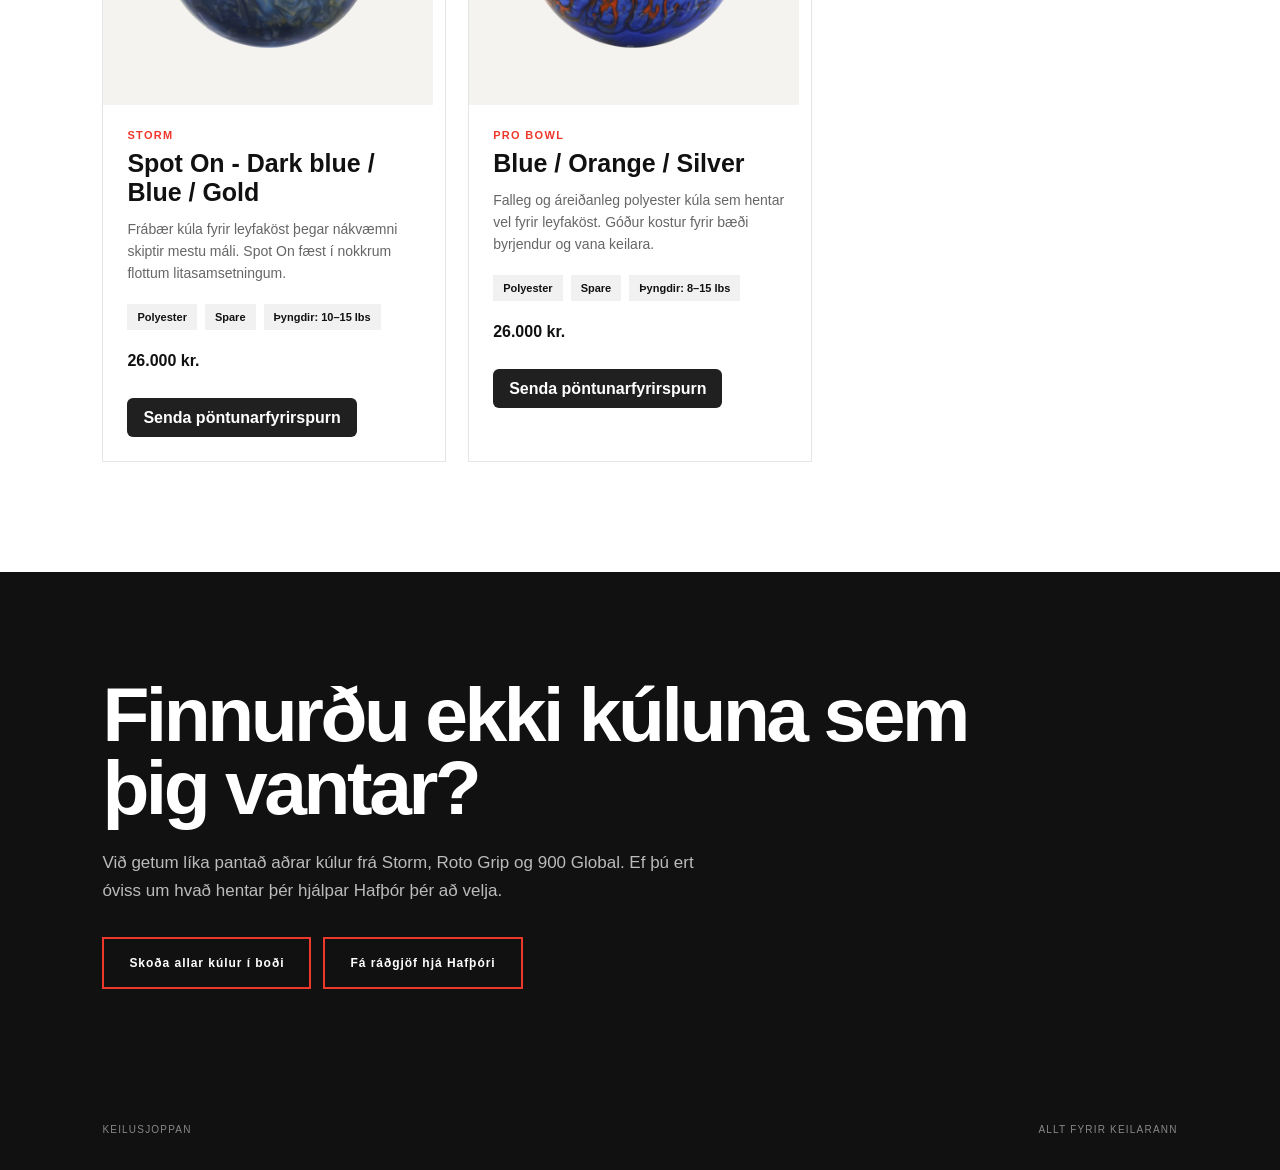
<file: keilukulur(4).html>
<!DOCTYPE html>
<html lang="is">

<head>
  <meta charset="utf-8">
  <meta name="viewport" content="width=device-width, initial-scale=1">

  <title>Keilukúlur | Keilusjoppan</title>

  <link rel="stylesheet" href="style.css">
<style>
  .ball-order-guide {
    max-width: 650px;
    margin-top: 2rem;
    line-height: 1.6;
  }

  .ball-inquiry-link {
    display: inline-block;
    align-self: flex-start;
    margin-top: 0.75rem;
    padding: 0.65rem 1rem;
    border-radius: 6px;
    background: #202020;
    color: #fff;
    font-weight: 700;
    text-decoration: none;
  }

  .ball-inquiry-link:hover,
  .ball-inquiry-link:focus-visible {
    background: #414141;
    color: #fff;
  }

  .ball-order-guide ol {
    padding-inline-start: 1.4rem;
  }

  .ball-order-guide li + li {
    margin-top: 0.5rem;
  }

  .ball-order-actions {
    display: flex;
    flex-wrap: wrap;
    gap: 0.75rem;
  }
</style>
</head>

<body>

<header>
  <a class="logo" href="index.html">
    <img src="keilusjoppan-logo.png"
         alt="Keilusjoppan – Allt fyrir keilarann">
  </a>

  <nav>
    <a href="index.html#flokkar">Vöruflokkar</a>
    <a href="index.html#vorur">Vörur</a>
    <a href="index.html#um">Um okkur</a>
    <a href="index.html#samband">Hafa samband</a>
  </nav>
</header>

<main>

<section class="balls-header">
  <p class="eyebrow">KEILUSJOPPAN</p>

  <h1>KEILUKÚLUR</h1>

  <section class="ball-order-guide" aria-labelledby="ball-order-guide-title">
    <h2 id="ball-order-guide-title">Svona pantar þú keilukúlu</h2>
    <ol>
      <li><strong>Veldu kúlu</strong> sem þér líst á og sendu okkur pöntunarfyrirspurn.</li>
      <li><strong>Ræddu við Hafþór.</strong> Hann fer yfir hvort kúlan henti þínum leik og hjálpar þér að velja þyngd og borun.</li>
      <li><strong>Sæktu og greiddu.</strong> Við staðfestum pöntunina með þér og þú greiðir þegar þú sækir kúluna.</li>
    </ol>
  </section>
</section>

  <section class="balls-shop">

    <div class="balls-shop-heading">
      <h2>Okkar meðmæli</h2>
      <p>
        <strong>Borun er innifalin í öllum verðum.</strong>
        Veittur er 3.000 kr. afsláttur af verðinu við tveggja handa borun.
        Aukagjald er tekið fyrir útskiptanlega þumla samkvæmt verðskrá.
      </p>
    </div>

    <div class="balls-grid">

<article class="product-card">
  <div class="product-image">
    <span class="product-badge">TILBOÐ</span>
    <img src="storm-next-factor.png" alt="Storm Next Factor keilukúla">
  </div>

  <div class="product-info">
    <span class="product-brand">STORM</span>
    <h3>Next Factor</h3>
    <p class="product-description">Kúla með R3S Pearl Reactive yfirborði og ósamhverfum RAD-TQ kjarna.</p>
    <p class="price">Tilboðsverð 35.000 kr.</p>
  </div>
</article>

<article class="product-card">
  <div class="product-image">
    <span class="product-badge">FYRIR OLÍUMIKLAR BRAUTIR</span>
    <img src="roto-grip-perfect-gem.png" alt="Roto Grip Perfect GEM keilukúla">
  </div>

  <div class="product-info">
    <span class="product-brand">ROTO GRIP</span>
    <h3>Perfect GEM</h3>
    <p class="product-description">Kúla með E-R1 Solid Reactive yfirborði sem hentar vel á brautir með miðlungs mikilli til mikilli olíu.</p>
    <p class="price">43.000 kr.</p>
  </div>
</article>

  <article class="product-card">

    <div class="product-image">
  <span class="product-badge">GÓÐ FYRSTA KEILUKÚLA</span>

  <img src="storm-tropical-surge-kiwi.png"
       alt="Storm Tropical Surge Kiwi Apple Avocado keilukúla">
</div>

    <div class="product-info">
      <span class="product-brand">STORM</span>

           <h3>Tropical Surge – Kiwi / Apple / Avocado</h3>

      <p class="product-description">
        Frábær fyrsta keilukúla fyrir þá sem vilja ná meiri beygju og þróa leikinn sinn.
      </p>

      <div class="product-details">
  
        <span>Með ávaxtailm</span>
      </div>

    <p class="price">35.000 kr.</p>
  </div>
</article>

<article class="product-card">
  <div class="product-image">
    <span class="product-badge">GÓÐ FYRSTA KEILUKÚLA</span>
    <img src="storm-tropical-surge-gold-bronze-medallion.png"
         alt="Storm Tropical Surge Gold / Bronze / Medallion keilukúla">
  </div>

  <div class="product-info">
    <span class="product-brand">STORM</span>
    <h3>Tropical Surge – Gold / Bronze / Medallion</h3>
    <p class="product-description">
      Byrjendavæn keilukúla fyrir þá sem vilja þróa beygjuna sína.
    </p>
    <div class="product-details">
      <span>Með blóðappelsínuilm</span>
    </div>
    <p class="price">35.000 kr.</p>
   
  </div>
</article>

<article class="product-card">

  <div class="product-image">
    <span class="product-badge">NÆSTA SKREF</span>

    <img src="roto-grip-hustle-vp.png"
         alt="Roto Grip Hustle VP keilukúla">
  </div>

  <div class="product-info">
    <span class="product-brand">ROTO GRIP</span>

    <h3>Hustle VP</h3>

    <p class="product-description">
      Frábær kúla fyrir keilara sem vill taka næsta skref,
      fá meiri stjórn og þróa beygjuna sína.
    </p>

    <div class="product-details">
      <span>Fyrirsjáanleg</span>
      <span>Létt til meðal olíumagn</span>
    </div>

    <p class="price">36.000 kr.</p>
  </div>
</article>

<article class="product-card">

  <div class="product-image">
    <span class="product-badge">LENGD OG STÖÐUGLEIKI</span>

    <img src="storm-iq-tour-sapphire.png"
         alt="Storm IQ Tour Sapphire keilukúla">
  </div>

  <div class="product-info">
    <span class="product-brand">STORM</span>

    <h3>!Q Tour Sapphire</h3>

    <p class="product-description">
Áreiðanleg kúla sem fer lengra niður brautina áður en hún byrjar að beygja sem hentar vel þegar brautaraðstæður breytast.
    </p>

    <div class="product-details">
      <span>Pearl Reactive</span>
      <span>Meðal-léttur olíuburður</span>
    </div>

    <p class="price">45.000 kr.</p>
  </div>
</article>

<article class="product-card">

  <div class="product-image">
    <span class="product-badge">MIKIL STJÓRN</span>

    <img src="storm-iq-tour-78u.png"
         alt="Storm IQ Tour 78 / U keilukúla">
  </div>

  <div class="product-info">
    <span class="product-brand">STORM</span>

    <h3>!Q Tour 78/U</h3>

    <p class="product-description">
      Stöðug og áreiðanleg kúla sem gefur góða stjórn á brautinni.
      Frábær fyrir keilara sem vilja nákvæmni og fyrirsjáanlega frammistöðu.
    </p>

    <div class="product-details">
      <span>Urethane</span>
      <span>78D</span>
    </div>

    <p class="price">45.000 kr.</p>
  </div>
</article>

<article class="product-card">

  <div class="product-image">
    <span class="product-badge">MJÚK & ÖFLUG</span>

    <img src="storm-concept.png"
         alt="Storm Concept keilukúla">
  </div>

  <div class="product-info">
    <span class="product-brand">STORM</span>

    <h3>Concept</h3>

    <p class="product-description">
      Öflug og fjölhæf kúla með mjúka og stöðuga hreyfingu.
      Frábær fyrir keilara sem vilja meiri kraft án þess að missa stjórnina.
    </p>

    <div class="product-details">
      <span>Pearl Reactive</span>
      <span>12–16 lbs</span>
    </div>

    <p class="price">47.000 kr.</p>
  </div>
</article>

<article class="product-card">

  <div class="product-image">
    <span class="product-badge">KRAFTUR & STJÓRN</span>

    <img src="storm-bionic.png"
         alt="Storm Bionic keilukúla">
  </div>

  <div class="product-info">
    <span class="product-brand">STORM</span>

    <h3>Bionic</h3>

    <p class="product-description">
      Öflug kúla fyrir keilara sem vilja meiri hreyfingu og kraft á brautinni.
      Sterkur kostur þegar þú vilt bæta við öflugri kúlu í safnið.
    </p>

    <div class="product-details">
      <span>Reactive</span>
      <span>Performance</span>
    </div>

    <p class="price">45.000 kr.</p>
  </div>
</article>

<article class="product-card">

  <div class="product-image">
    <span class="product-badge">FYRIR LEYFAKÖST</span>

    <img src="storm-spot-on.png"
         alt="Storm Spot On keilukúla">
  </div>

  <div class="product-info">
    <span class="product-brand">STORM</span>

    <h3>Spot On - Dark blue / Blue / Gold</h3>
    <p class="product-description">
      Frábær kúla fyrir leyfaköst þegar nákvæmni skiptir mestu máli.
      Spot On fæst í nokkrum flottum litasamsetningum.
    </p>

    <div class="product-details">
      <span>Polyester</span>
      <span>Spare</span>
    </div>

    <p class="price">26.000 kr.</p>
  </div>
</article>

<article class="product-card">

  <div class="product-image">
    <span class="product-badge">FYRIR LEYFAKÖST</span>

    <img src="probowl-blue-orange-silver.png"
         alt="ProBowl Blue Orange Silver keilukúla">
  </div>

  <div class="product-info">
    <span class="product-brand">PRO BOWL</span>

    <h3>Blue / Orange / Silver</h3>

    <p class="product-description">
      Falleg og áreiðanleg polyester kúla sem hentar vel fyrir leyfaköst.
      Góður kostur fyrir bæði byrjendur og vana keilara.
    </p>

    <div class="product-details">
      <span>Polyester</span>
      <span>Spare</span>
    </div>

    <p class="price">26.000 kr.</p>
  </div>
</article>
    </div>
  </section>
<section class="ball-order-cta">
  <h2>Finnurðu ekki kúluna sem þig vantar?</h2>

  <p class="ball-order-text">
    Við getum líka pantað aðrar kúlur frá Storm, Roto Grip og 900 Global.
    Ef þú ert óviss um hvað hentar þér hjálpar Hafþór þér að velja.
  </p>

  <div class="ball-order-actions">
    <a class="ball-order-button"
       href="https://www.stormbowling.com/products/equipment/bowling-balls/"
       target="_blank" rel="noopener">Skoða allar kúlur í boði</a>
    <a class="ball-order-button"
       href="mailto:keilusjoppan@gmail.com?subject=R%C3%A1%C3%B0gj%C3%B6f%20um%20val%20%C3%A1%20keiluk%C3%BAlu">Fá ráðgjöf hjá Hafþóri</a>
  </div>
</section>
</main>

<footer>
  <span>KEILUSJOPPAN</span>
  <span>ALLT FYRIR KEILARANN</span>
</footer>

<script>
  const orderEmail = 'keilusjoppan@gmail.com';

  function createInquiryLink(label, subject) {
    const link = document.createElement('a');
    link.className = 'ball-inquiry-link';
    link.href = `mailto:${orderEmail}?subject=${encodeURIComponent(subject)}`;
    link.textContent = label;
    return link;
  }

  const ballGrid = document.querySelector('.balls-grid');

  if (ballGrid) {
    ballGrid.querySelectorAll('.product-info').forEach((info) => {
      const name = info.querySelector('h3');
      const brand = info.querySelector('.product-brand');
      const price = info.querySelector('.price');
      if (!name || !price) return;

      const ball = [brand?.textContent.trim(), name.textContent.trim()]
        .filter(Boolean)
        .join(' ');

      const link = createInquiryLink(
        'Senda pöntunarfyrirspurn',
        `Pöntunarfyrirspurn – ${ball}`
      );

      // Setja hnappinn á sér línu svo hann flæði vel á farsíma.
      const row = document.createElement('div');
      row.append(link);
      price.after(row);
    });
  }

</script>
<script>
  (() => {
    const weightsByBall = {
      'Next Factor': '12–16',
      'Perfect GEM': '12–16',
      'Tropical Surge – Kiwi / Apple / Avocado': '10–16',
      'Tropical Surge – Gold / Bronze / Medallion': '10–16',
      'Hustle VP': '10–16',
      '!Q Tour Sapphire': '12–16',
      '!Q Tour 78/U': '12–16',
      'Concept': '12–16',
      'Bionic': '12–16',
      'Spot On - Dark blue / Blue / Gold': '10–15',
      'Blue / Orange / Silver': '8–15'
    };

    document.querySelectorAll('.balls-grid .product-info').forEach((card) => {
      const name = card.querySelector('h3')?.textContent.trim();
      const weight = weightsByBall[name];
      if (!weight) return;

      let details = card.querySelector('.product-details');

      if (!details) {
        details = document.createElement('div');
        details.className = 'product-details';
        card.querySelector('.price').before(details);
      }

      let label = Array.from(details.querySelectorAll('span')).find(
        (span) => /\blbs?\.?$/i.test(span.textContent.trim())
      );

      if (!label) {
        label = document.createElement('span');
        details.append(label);
      }

      label.textContent = 'Þyngdir: ' + weight + ' lbs';
    });
  })();
</script>
</body>
</html>
</file>
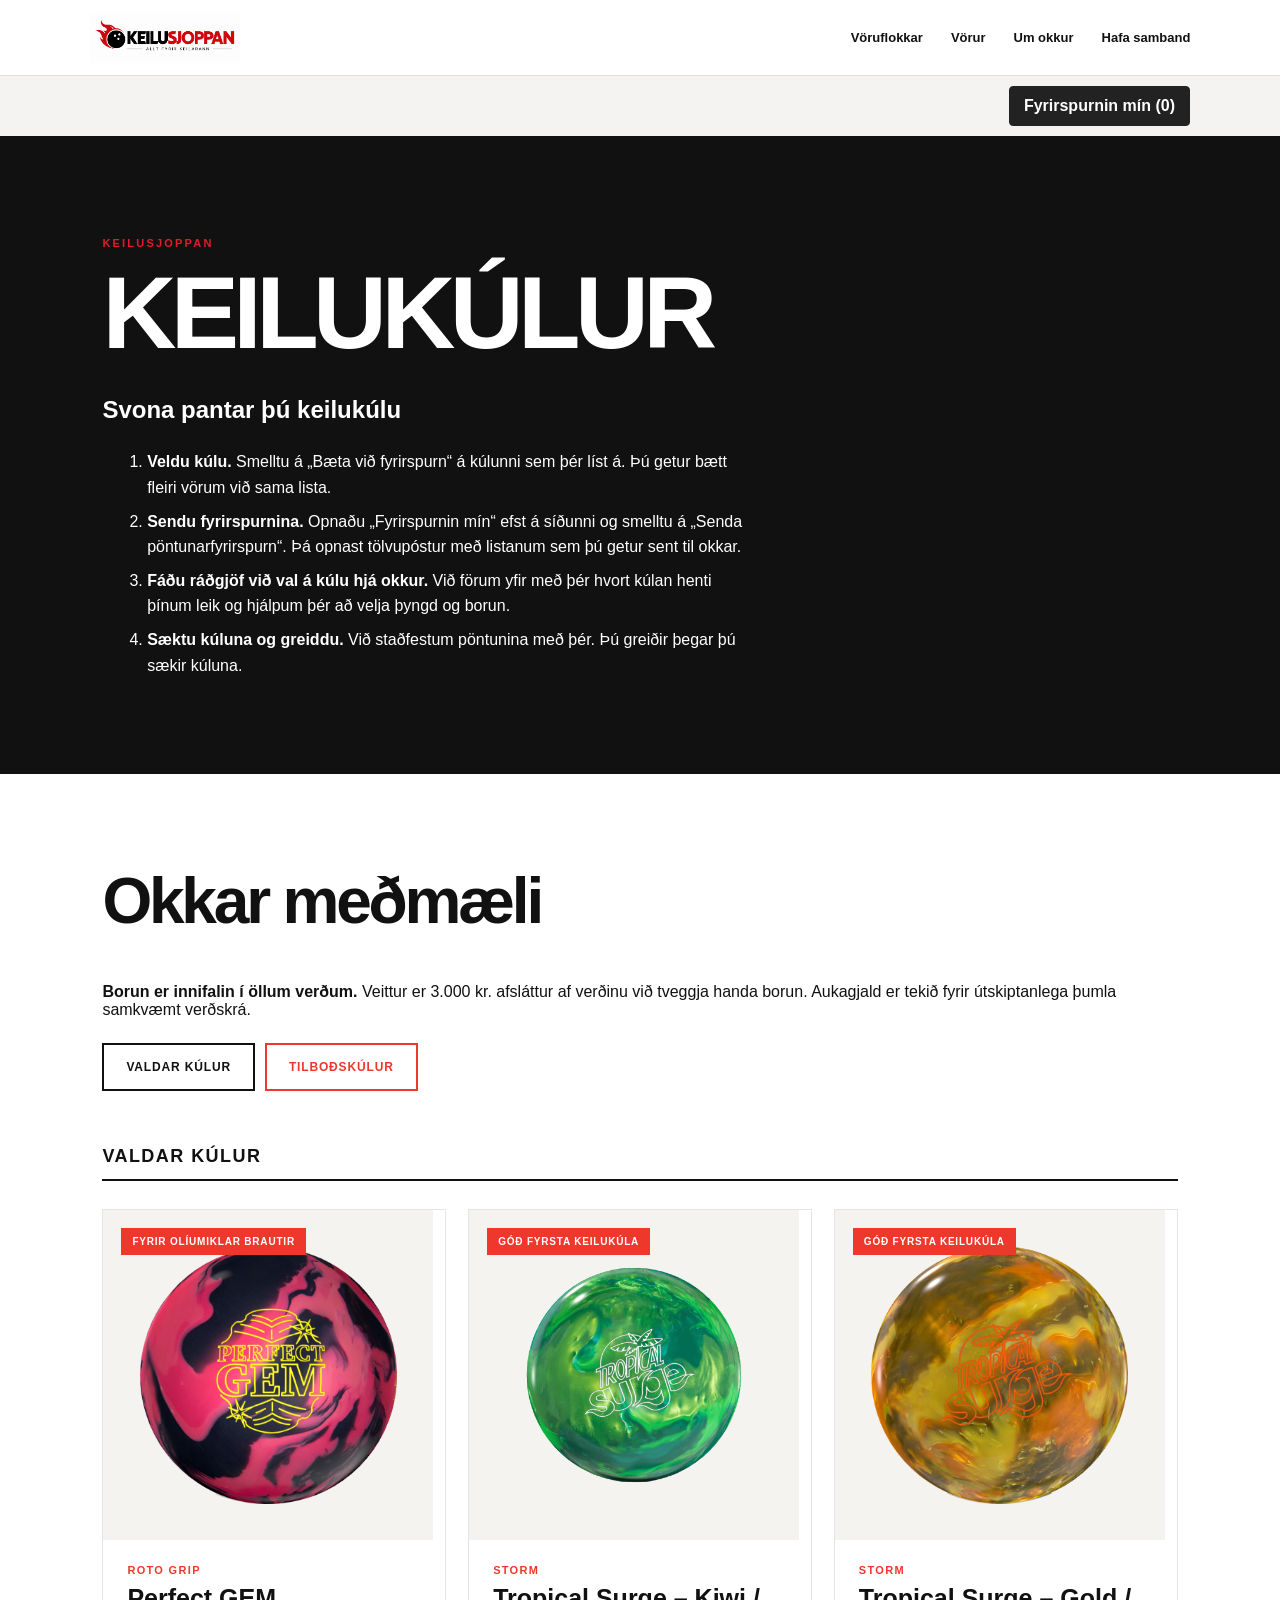
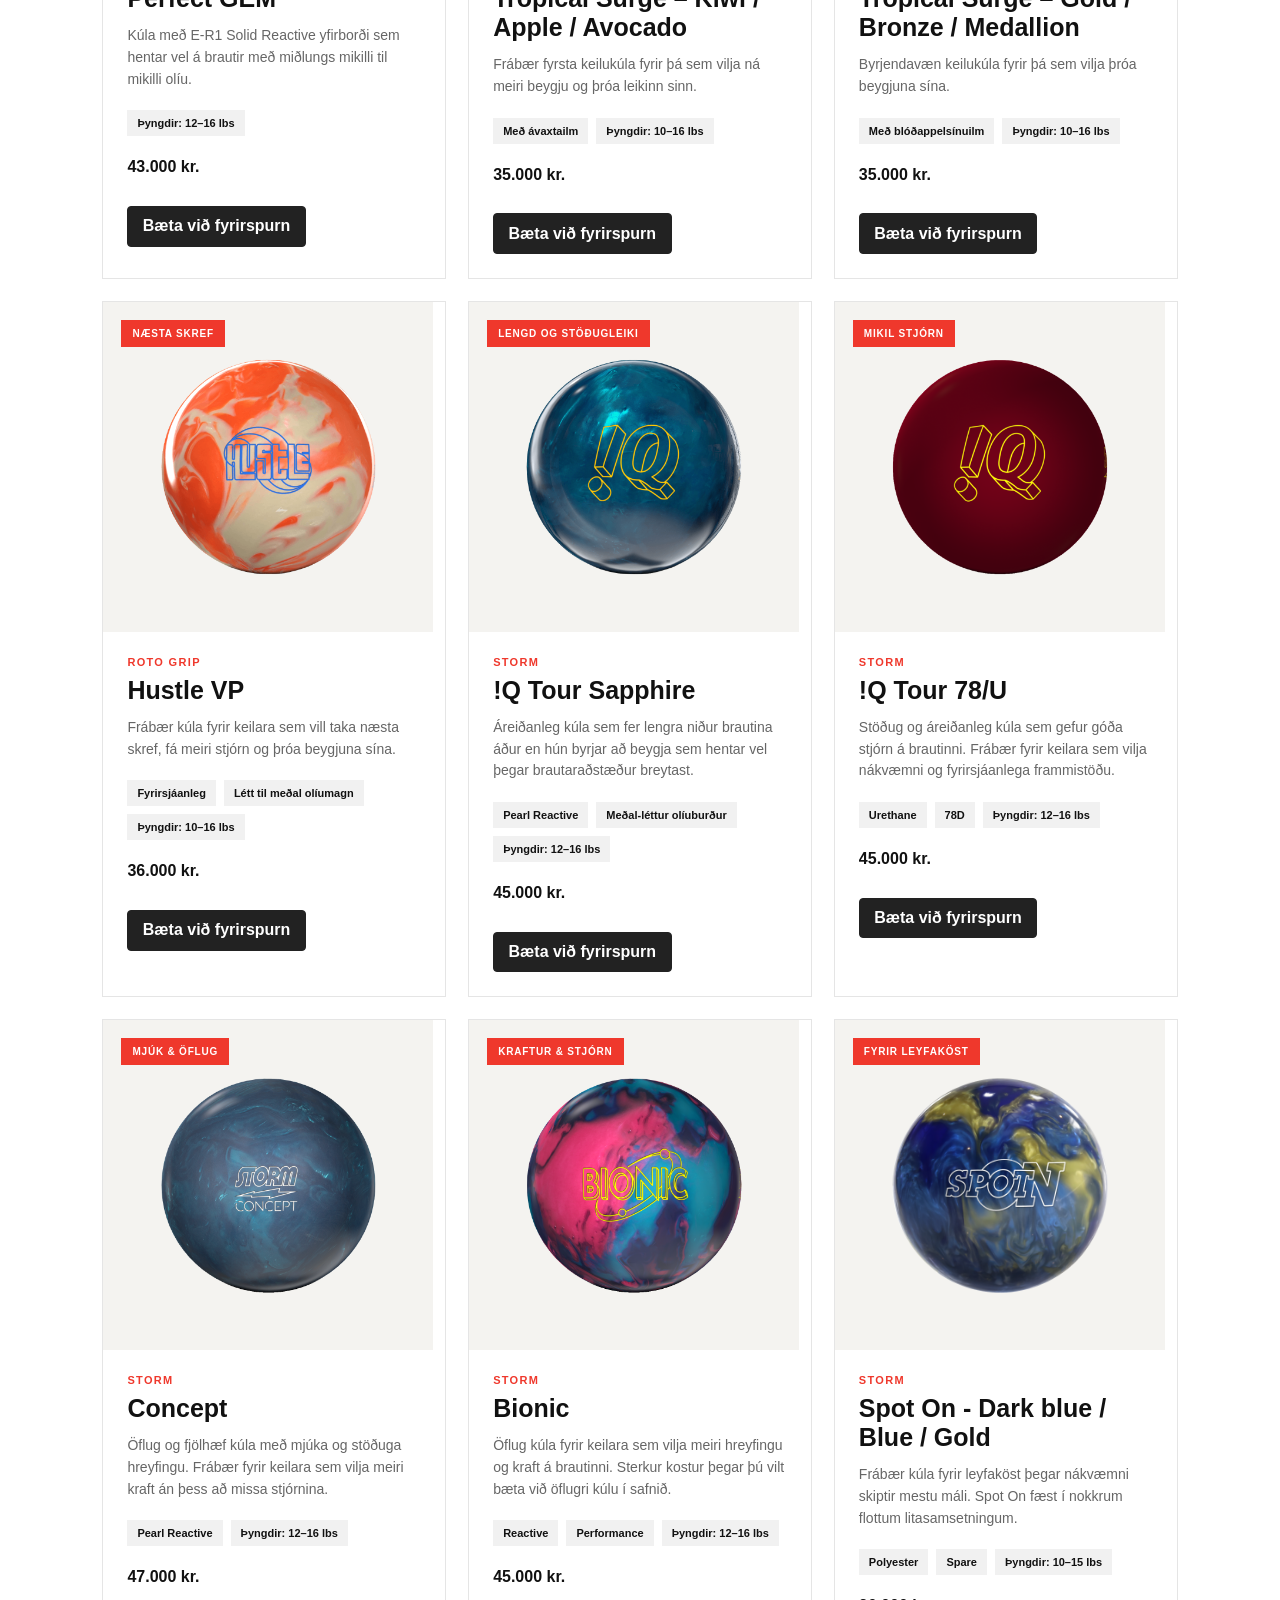
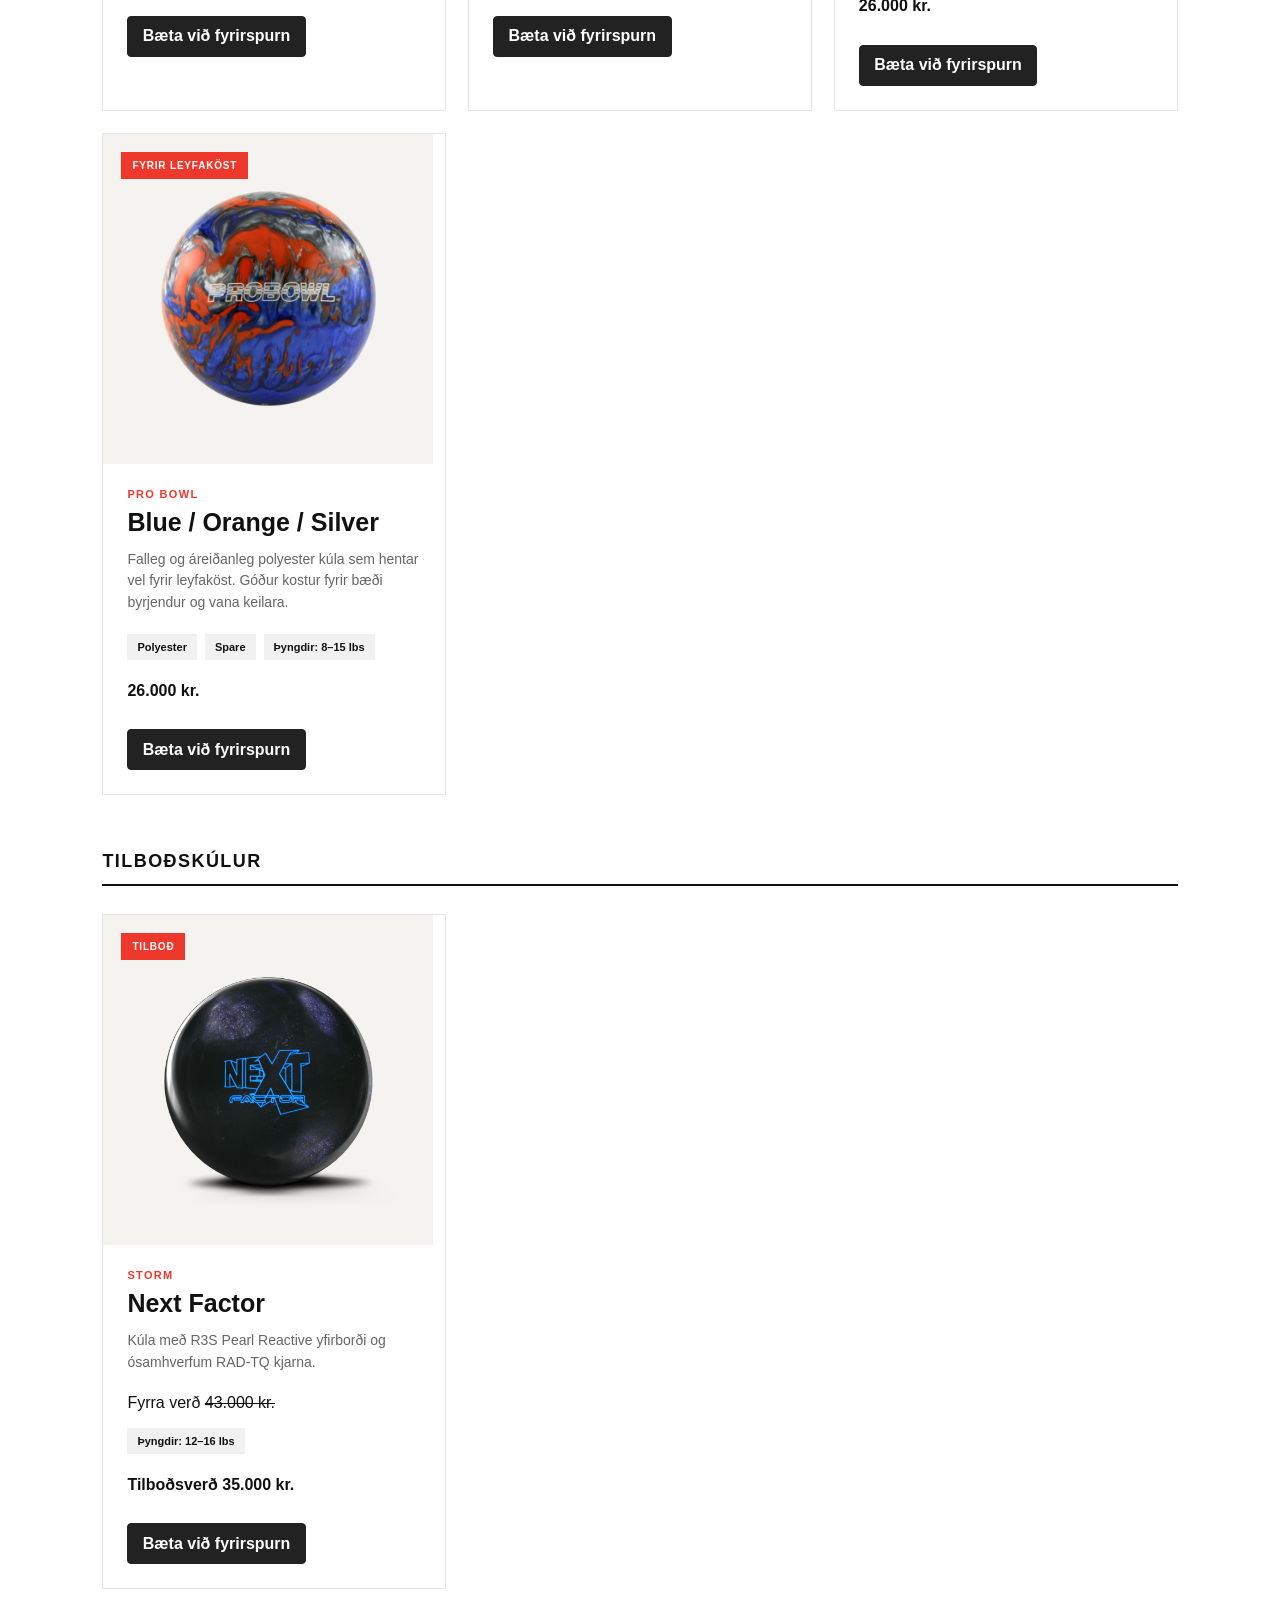
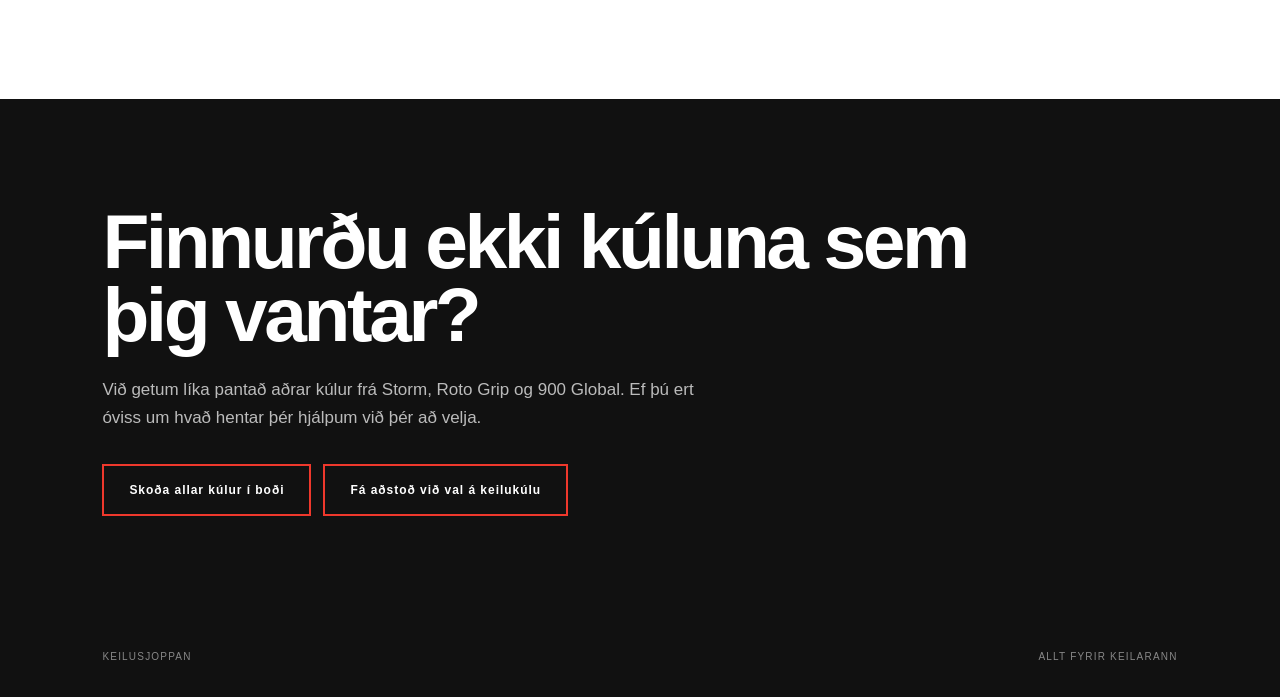
<file: keilukulur.html>
<!DOCTYPE html>
<html lang="is">

<head>
  <meta charset="utf-8">
  <meta name="viewport" content="width=device-width, initial-scale=1">

  <title>Keilukúlur | Keilusjoppan</title>

  <link rel="stylesheet" href="style.css">
<style>
  .ball-order-guide {
    max-width: 650px;
    margin-top: 2rem;
    line-height: 1.6;
  }


  .ball-order-guide ol {
    padding-inline-start: 1.4rem;
  }

  .ball-order-guide li + li {
    margin-top: 0.5rem;
  }

  .ball-order-actions {
    display: flex;
    flex-wrap: wrap;
    gap: 0.75rem;
  }
  #valdar-kulur,
  #tilbodskulur {
    scroll-margin-top: 8rem;
  }

  #tilbodskulur {
    margin-top: 3.5rem;
  }
  .balls-shop-heading + .shoe-nav {
    margin-top: 24px;
  }
</style>
  <link rel="stylesheet" href="fyrirspurn.css">
  <script src="fyrirspurn.js" defer></script>
</head>

<body>

<header>
  <a class="logo" href="index.html">
    <img src="keilusjoppan-logo.png"
         alt="Keilusjoppan – Allt fyrir keilarann">
  </a>

  <nav>
    <a href="index.html#flokkar">Vöruflokkar</a>
    <a href="index.html#vorur">Vörur</a>
    <a href="index.html#um">Um okkur</a>
    <a href="index.html#samband">Hafa samband</a>
  </nav>
</header>

<main>

<section class="balls-header">
  <p class="eyebrow">KEILUSJOPPAN</p>

  <h1>KEILUKÚLUR</h1>

  <section class="ball-order-guide" aria-labelledby="ball-order-guide-title">
    <h2 id="ball-order-guide-title">Svona pantar þú keilukúlu</h2>
    <ol>
     <ol>
  <li><strong>Veldu kúlu.</strong> Smelltu á „Bæta við fyrirspurn“ á kúlunni sem þér líst á. Þú getur bætt fleiri vörum við sama lista.</li>
  <li><strong>Sendu fyrirspurnina.</strong> Opnaðu „Fyrirspurnin mín“ efst á síðunni og smelltu á „Senda pöntunarfyrirspurn“. Þá opnast tölvupóstur með listanum sem þú getur sent til okkar.</li>
  <li><strong>Fáðu ráðgjöf við val á kúlu hjá okkur.</strong> Við förum yfir með þér hvort kúlan henti þínum leik og hjálpum þér að velja þyngd og borun.</li>
  <li><strong>Sæktu kúluna og greiddu.</strong> Við staðfestum pöntunina með þér. Þú greiðir þegar þú sækir kúluna.</li>
</ol>
  </section>
</section>

  <section class="balls-shop">

    <div class="balls-shop-heading">
      <h2>Okkar meðmæli</h2>
      <p>
        <strong>Borun er innifalin í öllum verðum.</strong>
        Veittur er 3.000 kr. afsláttur af verðinu við tveggja handa borun.
        Aukagjald er tekið fyrir útskiptanlega þumla samkvæmt verðskrá.
      </p>
    </div>

    <div class="shoe-nav" role="group" aria-label="Flokkar keilukúlna">
      <a href="#valdar-kulur">VALDAR KÚLUR</a>
      <a href="#tilbodskulur">TILBOÐSKÚLUR</a>
    </div>

    <div class="shoe-category-heading" id="valdar-kulur">
      <h3>VALDAR KÚLUR</h3>
    </div>
    <div class="balls-grid">

<article class="product-card">
  <div class="product-image">
    <span class="product-badge">FYRIR OLÍUMIKLAR BRAUTIR</span>
    <img src="roto-grip-perfect-gem.png" alt="Roto Grip Perfect GEM keilukúla">
  </div>

  <div class="product-info">
    <span class="product-brand">ROTO GRIP</span>
    <h3>Perfect GEM</h3>
    <p class="product-description">Kúla með E-R1 Solid Reactive yfirborði sem hentar vel á brautir með miðlungs mikilli til mikilli olíu.</p>
    <p class="price">43.000 kr.</p>
  </div>
</article>

  <article class="product-card">

    <div class="product-image">
  <span class="product-badge">GÓÐ FYRSTA KEILUKÚLA</span>

  <img src="storm-tropical-surge-kiwi.png"
       alt="Storm Tropical Surge Kiwi Apple Avocado keilukúla">
</div>

    <div class="product-info">
      <span class="product-brand">STORM</span>

           <h3>Tropical Surge – Kiwi / Apple / Avocado</h3>

      <p class="product-description">
        Frábær fyrsta keilukúla fyrir þá sem vilja ná meiri beygju og þróa leikinn sinn.
      </p>

      <div class="product-details">
  
        <span>Með ávaxtailm</span>
      </div>

    <p class="price">35.000 kr.</p>
  </div>
</article>

<article class="product-card">
  <div class="product-image">
    <span class="product-badge">GÓÐ FYRSTA KEILUKÚLA</span>
    <img src="storm-tropical-surge-gold-bronze-medallion.png"
         alt="Storm Tropical Surge Gold / Bronze / Medallion keilukúla">
  </div>

  <div class="product-info">
    <span class="product-brand">STORM</span>
    <h3>Tropical Surge – Gold / Bronze / Medallion</h3>
    <p class="product-description">
      Byrjendavæn keilukúla fyrir þá sem vilja þróa beygjuna sína.
    </p>
    <div class="product-details">
      <span>Með blóðappelsínuilm</span>
    </div>
    <p class="price">35.000 kr.</p>
   
  </div>
</article>

<article class="product-card">

  <div class="product-image">
    <span class="product-badge">NÆSTA SKREF</span>

    <img src="roto-grip-hustle-vp.png"
         alt="Roto Grip Hustle VP keilukúla">
  </div>

  <div class="product-info">
    <span class="product-brand">ROTO GRIP</span>

    <h3>Hustle VP</h3>

    <p class="product-description">
      Frábær kúla fyrir keilara sem vill taka næsta skref,
      fá meiri stjórn og þróa beygjuna sína.
    </p>

    <div class="product-details">
      <span>Fyrirsjáanleg</span>
      <span>Létt til meðal olíumagn</span>
    </div>

    <p class="price">36.000 kr.</p>
  </div>
</article>

<article class="product-card">

  <div class="product-image">
    <span class="product-badge">LENGD OG STÖÐUGLEIKI</span>

    <img src="storm-iq-tour-sapphire.png"
         alt="Storm IQ Tour Sapphire keilukúla">
  </div>

  <div class="product-info">
    <span class="product-brand">STORM</span>

    <h3>!Q Tour Sapphire</h3>

    <p class="product-description">
Áreiðanleg kúla sem fer lengra niður brautina áður en hún byrjar að beygja sem hentar vel þegar brautaraðstæður breytast.
    </p>

    <div class="product-details">
      <span>Pearl Reactive</span>
      <span>Meðal-léttur olíuburður</span>
    </div>

    <p class="price">45.000 kr.</p>
  </div>
</article>

<article class="product-card">

  <div class="product-image">
    <span class="product-badge">MIKIL STJÓRN</span>

    <img src="storm-iq-tour-78u.png"
         alt="Storm IQ Tour 78 / U keilukúla">
  </div>

  <div class="product-info">
    <span class="product-brand">STORM</span>

    <h3>!Q Tour 78/U</h3>

    <p class="product-description">
      Stöðug og áreiðanleg kúla sem gefur góða stjórn á brautinni.
      Frábær fyrir keilara sem vilja nákvæmni og fyrirsjáanlega frammistöðu.
    </p>

    <div class="product-details">
      <span>Urethane</span>
      <span>78D</span>
    </div>

    <p class="price">45.000 kr.</p>
  </div>
</article>

<article class="product-card">

  <div class="product-image">
    <span class="product-badge">MJÚK & ÖFLUG</span>

    <img src="storm-concept.png"
         alt="Storm Concept keilukúla">
  </div>

  <div class="product-info">
    <span class="product-brand">STORM</span>

    <h3>Concept</h3>

    <p class="product-description">
      Öflug og fjölhæf kúla með mjúka og stöðuga hreyfingu.
      Frábær fyrir keilara sem vilja meiri kraft án þess að missa stjórnina.
    </p>

    <div class="product-details">
      <span>Pearl Reactive</span>
      <span>12–16 lbs</span>
    </div>

    <p class="price">47.000 kr.</p>
  </div>
</article>

<article class="product-card">

  <div class="product-image">
    <span class="product-badge">KRAFTUR & STJÓRN</span>

    <img src="storm-bionic.png"
         alt="Storm Bionic keilukúla">
  </div>

  <div class="product-info">
    <span class="product-brand">STORM</span>

    <h3>Bionic</h3>

    <p class="product-description">
      Öflug kúla fyrir keilara sem vilja meiri hreyfingu og kraft á brautinni.
      Sterkur kostur þegar þú vilt bæta við öflugri kúlu í safnið.
    </p>

    <div class="product-details">
      <span>Reactive</span>
      <span>Performance</span>
    </div>

    <p class="price">45.000 kr.</p>
  </div>
</article>

<article class="product-card">

  <div class="product-image">
    <span class="product-badge">FYRIR LEYFAKÖST</span>

    <img src="storm-spot-on.png"
         alt="Storm Spot On keilukúla">
  </div>

  <div class="product-info">
    <span class="product-brand">STORM</span>

    <h3>Spot On - Dark blue / Blue / Gold</h3>
    <p class="product-description">
      Frábær kúla fyrir leyfaköst þegar nákvæmni skiptir mestu máli.
      Spot On fæst í nokkrum flottum litasamsetningum.
    </p>

    <div class="product-details">
      <span>Polyester</span>
      <span>Spare</span>
    </div>

    <p class="price">26.000 kr.</p>
  </div>
</article>

<article class="product-card">

  <div class="product-image">
    <span class="product-badge">FYRIR LEYFAKÖST</span>

    <img src="probowl-blue-orange-silver.png"
         alt="ProBowl Blue Orange Silver keilukúla">
  </div>

  <div class="product-info">
    <span class="product-brand">PRO BOWL</span>

    <h3>Blue / Orange / Silver</h3>

    <p class="product-description">
      Falleg og áreiðanleg polyester kúla sem hentar vel fyrir leyfaköst.
      Góður kostur fyrir bæði byrjendur og vana keilara.
    </p>

    <div class="product-details">
      <span>Polyester</span>
      <span>Spare</span>
    </div>

    <p class="price">26.000 kr.</p>
  </div>
</article>
    </div>

    <div class="shoe-category-heading" id="tilbodskulur">
      <h3>TILBOÐSKÚLUR</h3>
    </div>
    <div class="balls-grid">
<article class="product-card">
  <div class="product-image">
    <span class="product-badge">TILBOÐ</span>
    <img src="storm-next-factor.png" alt="Storm Next Factor keilukúla">
  </div>

  <div class="product-info">
    <span class="product-brand">STORM</span>
    <h3>Next Factor</h3>
    <p class="product-description">Kúla með R3S Pearl Reactive yfirborði og ósamhverfum RAD-TQ kjarna.</p>
    <p>Fyrra verð <s>43.000 kr.</s></p>
    <p class="price">Tilboðsverð 35.000 kr.</p>
  </div>
</article>
    </div>
  </section>
<section class="ball-order-cta">
  <h2>Finnurðu ekki kúluna sem þig vantar?</h2>

  <p class="ball-order-text">
    Við getum líka pantað aðrar kúlur frá Storm, Roto Grip og 900 Global.
    Ef þú ert óviss um hvað hentar þér hjálpum við þér að velja.
  </p>

  <div class="ball-order-actions">
    <a class="ball-order-button"
       href="https://www.stormbowling.com/products/equipment/bowling-balls/"
       target="_blank" rel="noopener">Skoða allar kúlur í boði</a>
    <a class="ball-order-button"
       href="mailto:keilusjoppan@gmail.com?subject=R%C3%A1%C3%B0gj%C3%B6f%20um%20val%20%C3%A1%20keiluk%C3%BAlu">Fá aðstoð við val á keilukúlu</a>
  </div>
</section>
</main>

<footer>
  <span>KEILUSJOPPAN</span>
  <span>ALLT FYRIR KEILARANN</span>
</footer>

<script>
  (() => {
    const weightsByBall = {
      'Next Factor': '12–16',
      'Perfect GEM': '12–16',
      'Tropical Surge – Kiwi / Apple / Avocado': '10–16',
      'Tropical Surge – Gold / Bronze / Medallion': '10–16',
      'Hustle VP': '10–16',
      '!Q Tour Sapphire': '12–16',
      '!Q Tour 78/U': '12–16',
      'Concept': '12–16',
      'Bionic': '12–16',
      'Spot On - Dark blue / Blue / Gold': '10–15',
      'Blue / Orange / Silver': '8–15'
    };

    document.querySelectorAll('.balls-grid .product-info').forEach((card) => {
      const name = card.querySelector('h3')?.textContent.trim();
      const weight = weightsByBall[name];
      if (!weight) return;

      let details = card.querySelector('.product-details');

      if (!details) {
        details = document.createElement('div');
        details.className = 'product-details';
        card.querySelector('.price').before(details);
      }

      let label = Array.from(details.querySelectorAll('span')).find(
        (span) => /\blbs?\.?$/i.test(span.textContent.trim())
      );

      if (!label) {
        label = document.createElement('span');
        details.append(label);
      }

      label.textContent = 'Þyngdir: ' + weight + ' lbs';
    });
  })();
</script>
</body>
</html>
</file>
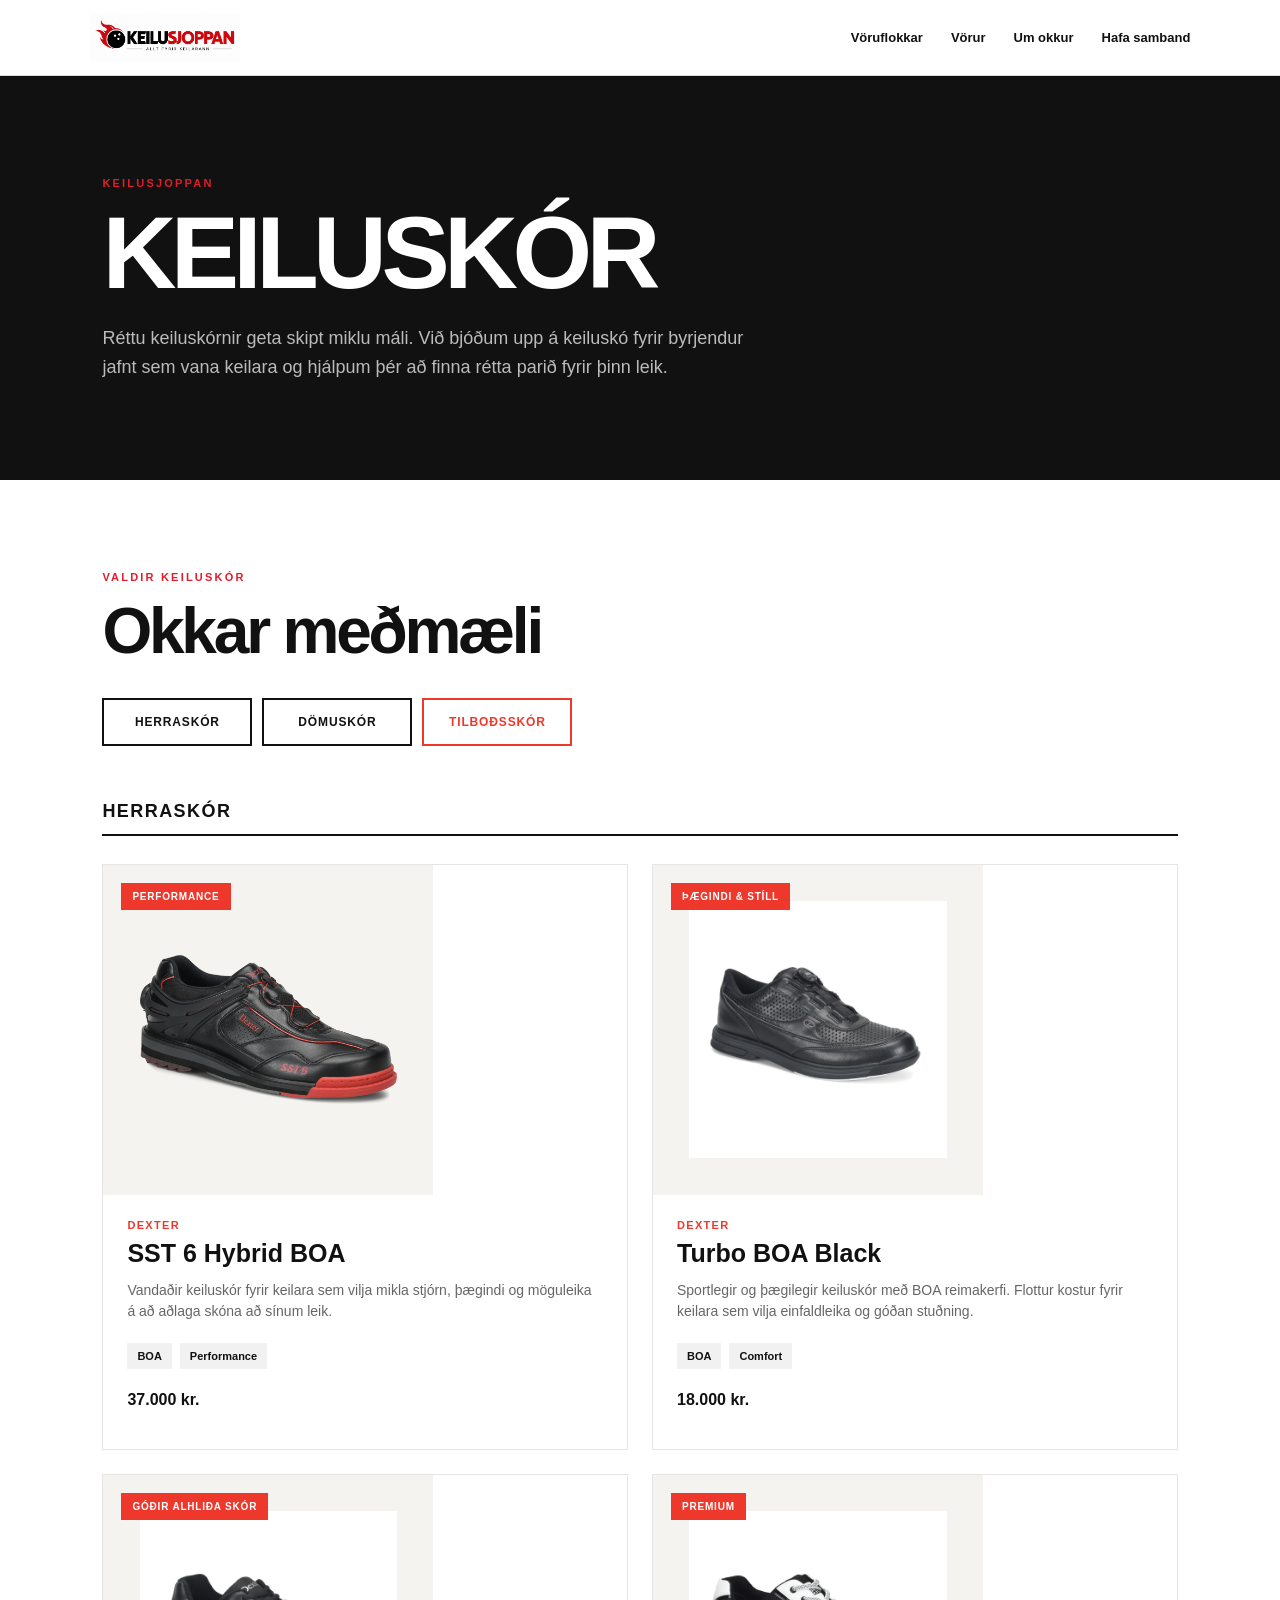
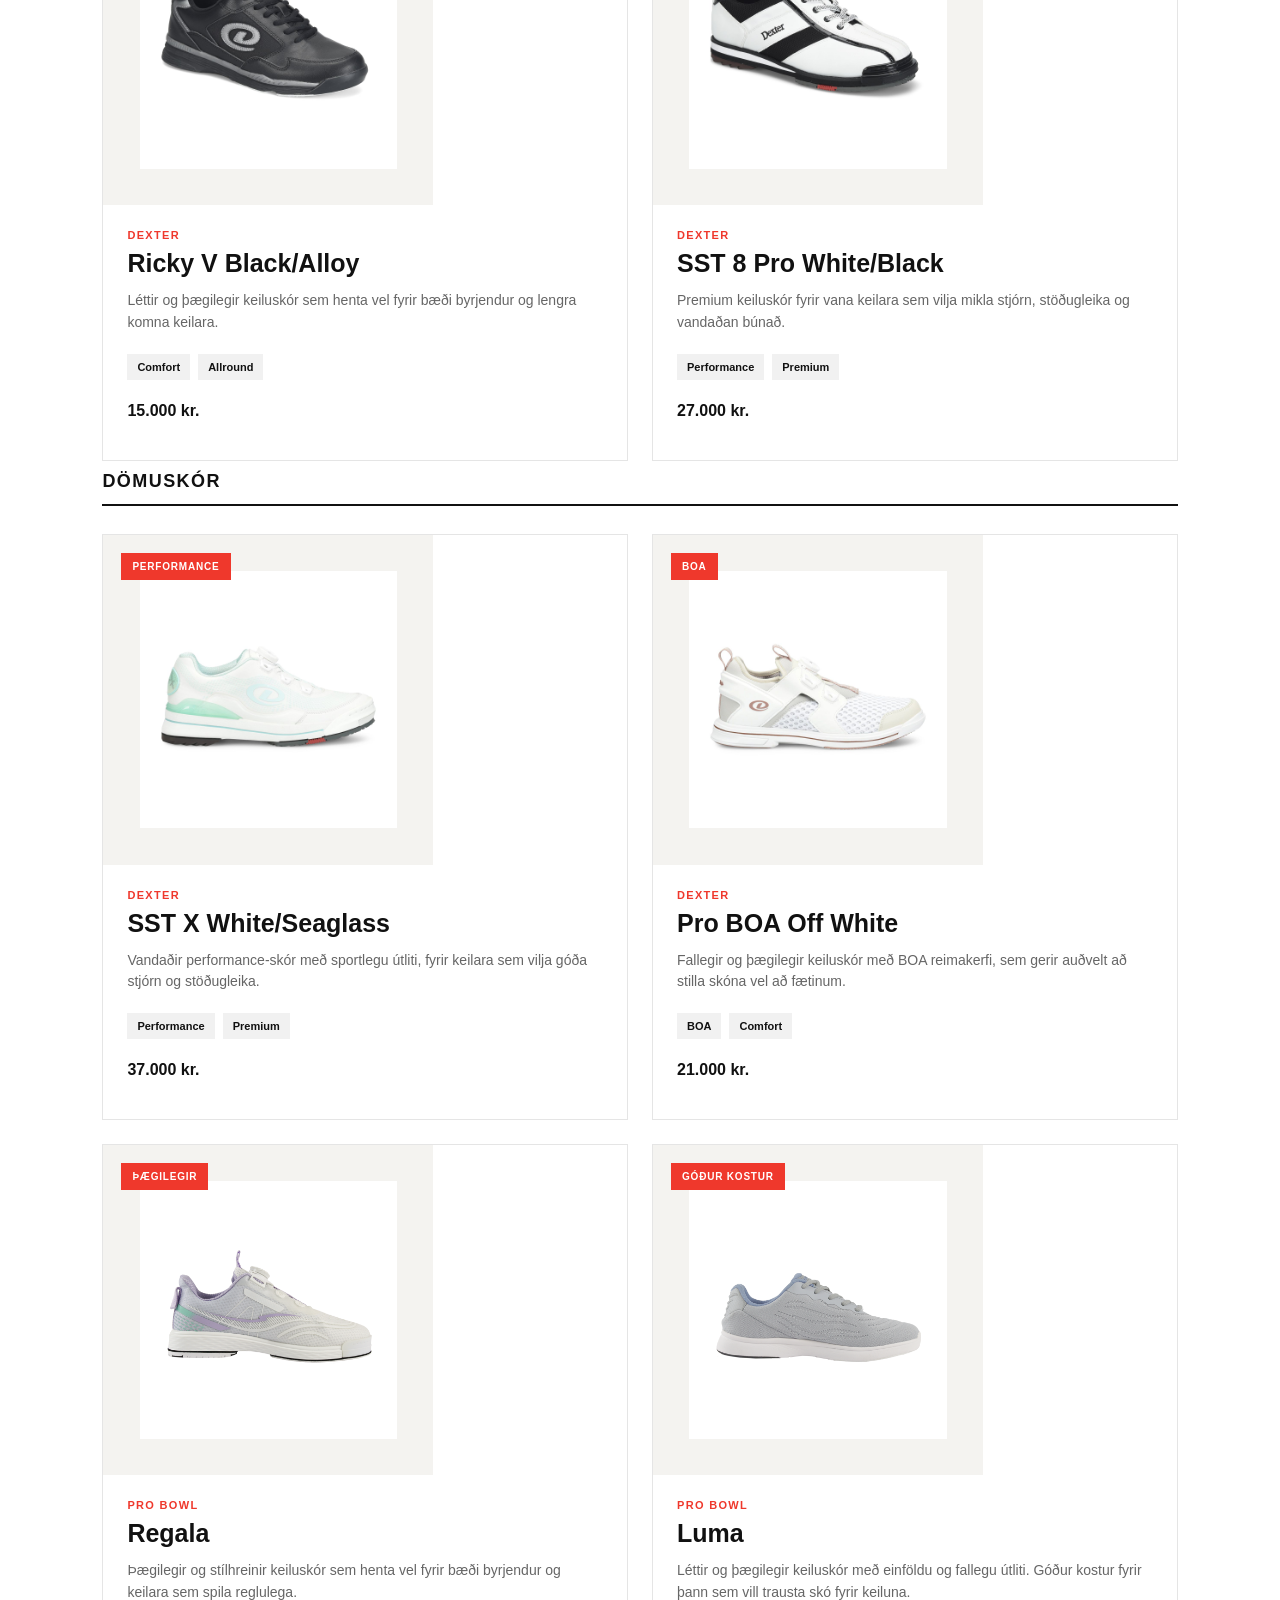
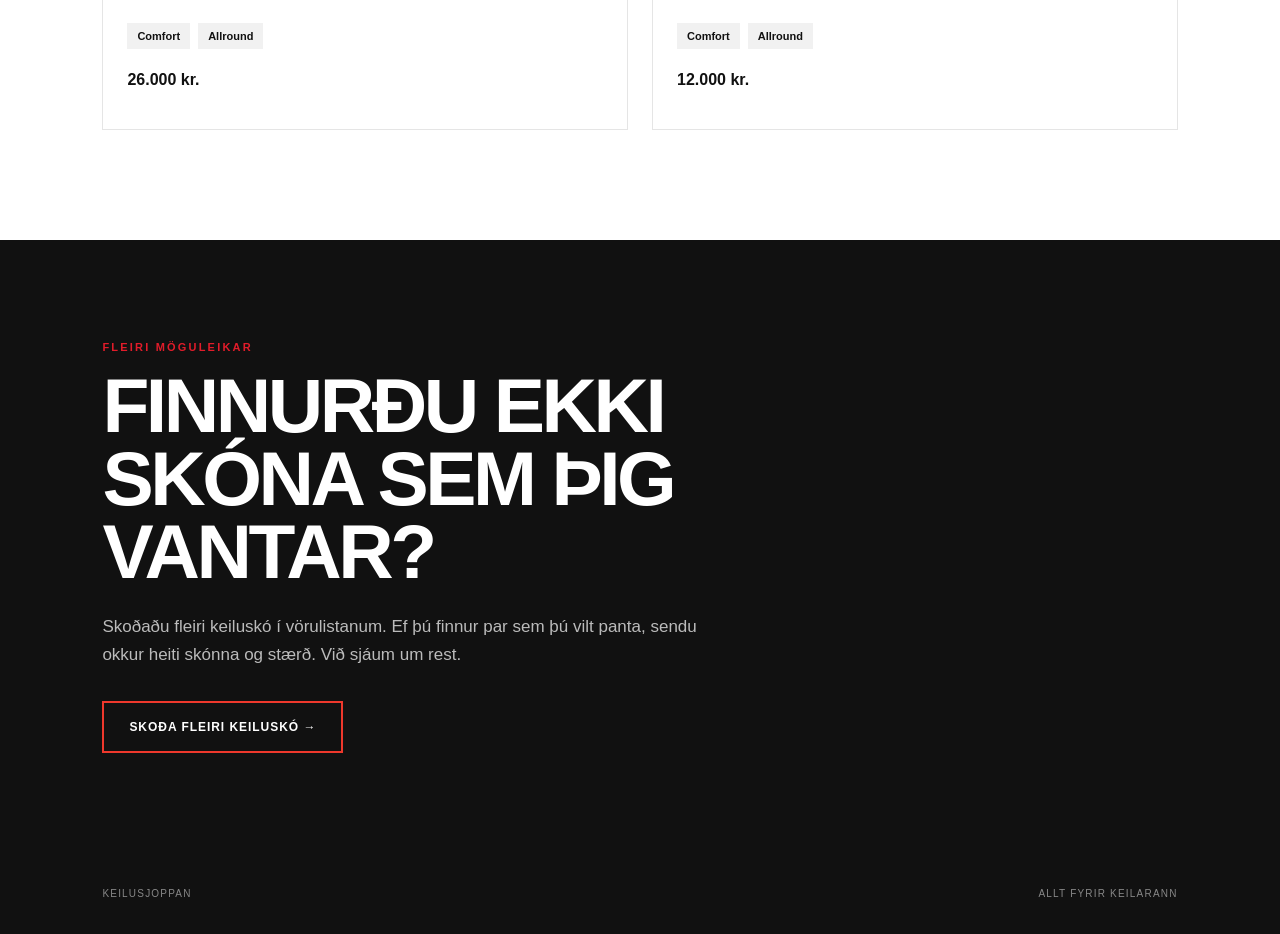
<file: keiluskór.html>
<!DOCTYPE html>
<html lang="is">

<head>
  <meta charset="utf-8">
  <meta name="viewport" content="width=device-width, initial-scale=1">

  <title>Keiluskór | Keilusjoppan</title>

  <link rel="stylesheet" href="style.css">
</head>

<body>

<header>

  <a class="logo" href="index.html">
    <img src="keilusjoppan-logo.png"
         alt="Keilusjoppan – Allt fyrir keilarann">
  </a>

  <nav>
    <a href="index.html#flokkar">Vöruflokkar</a>
    <a href="index.html#vorur">Vörur</a>
    <a href="index.html#um">Um okkur</a>
    <a href="index.html#samband">Hafa samband</a>
  </nav>

</header>


<main>

  <!-- KEILUSKÓR – HAUS -->

  <section class="balls-header">

    <p class="eyebrow">KEILUSJOPPAN</p>

    <h1>KEILUSKÓR</h1>

    <p>
      Réttu keiluskórnir geta skipt miklu máli.
      Við bjóðum upp á keiluskó fyrir byrjendur jafnt sem vana keilara
      og hjálpum þér að finna rétta parið fyrir þinn leik.
    </p>

  </section>


  <!-- VALDIR KEILUSKÓR -->

  <section class="balls-shop">

    <div class="balls-shop-heading">
      <p class="eyebrow">VALDIR KEILUSKÓR</p>
      <h2>Okkar meðmæli</h2>
    </div>
    <div class="shoe-nav">

  <a href="#herraskor">HERRASKÓR</a>

  <a href="#domuskor">DÖMUSKÓR</a>

  <a href="#tilbodsskor">TILBOÐSSKÓR</a>

</div>

<!-- HERRASKÓR -->

<div class="shoe-category-heading" id="herraskor">
  <h3>HERRASKÓR</h3>
</div>

<div class="shoe-grid">

  <!-- 1. DEXTER SST 6 HYBRID BOA -->

  <article class="product-card">

    <div class="product-image">
      <span class="product-badge">PERFORMANCE</span>

      <img src="dexter-sst6-hybrid-boa.png"
           alt="Dexter SST 6 Hybrid BOA keiluskór">
    </div>

    <div class="product-info">
      <span class="product-brand">DEXTER</span>

      <h3>SST 6 Hybrid BOA</h3>

      <p class="product-description">
        Vandaðir keiluskór fyrir keilara sem vilja mikla stjórn,
        þægindi og möguleika á að aðlaga skóna að sínum leik.
      </p>

      <div class="product-details">
        <span>BOA</span>
        <span>Performance</span>
      </div>

      <p class="price">37.000 kr.</p>

      <a class="product-button" href="#">
        SKOÐA VÖRU →
      </a>
    </div>

  </article>


  <!-- 2. DEXTER TURBO BOA -->

  <article class="product-card">

    <div class="product-image">
      <span class="product-badge">ÞÆGINDI & STÍLL</span>

      <img src="dexter-turbo-boa-black.png"
           alt="Dexter Turbo BOA Black keiluskór">
    </div>

    <div class="product-info">
      <span class="product-brand">DEXTER</span>

      <h3>Turbo BOA Black</h3>

      <p class="product-description">
        Sportlegir og þægilegir keiluskór með BOA reimakerfi.
        Flottur kostur fyrir keilara sem vilja einfaldleika og góðan stuðning.
      </p>

      <div class="product-details">
        <span>BOA</span>
        <span>Comfort</span>
      </div>

      <p class="price">18.000 kr.</p>

      <a class="product-button" href="#">
        SKOÐA VÖRU →
      </a>
    </div>

  </article>


  <!-- 3. DEXTER RICKY V -->

  <article class="product-card">

    <div class="product-image">
      <span class="product-badge">GÓÐIR ALHLIÐA SKÓR</span>

      <img src="dexter-ricky-v-black-alloy.png"
           alt="Dexter Ricky V Black Alloy keiluskór">
    </div>

    <div class="product-info">
      <span class="product-brand">DEXTER</span>

      <h3>Ricky V Black/Alloy</h3>

      <p class="product-description">
        Léttir og þægilegir keiluskór sem henta vel fyrir
        bæði byrjendur og lengra komna keilara.
      </p>

      <div class="product-details">
        <span>Comfort</span>
        <span>Allround</span>
      </div>

      <p class="price">15.000 kr.</p>

      <a class="product-button" href="#">
        SKOÐA VÖRU →
      </a>
    </div>

  </article>


  <!-- 4. DEXTER SST 8 PRO -->

  <article class="product-card">

    <div class="product-image">
      <span class="product-badge">PREMIUM</span>

      <img src="dexter-sst8-pro-white-black.png"
           alt="Dexter SST 8 Pro White Black keiluskór">
    </div>

    <div class="product-info">
      <span class="product-brand">DEXTER</span>

      <h3>SST 8 Pro White/Black</h3>

      <p class="product-description">
        Premium keiluskór fyrir vana keilara sem vilja
        mikla stjórn, stöðugleika og vandaðan búnað.
      </p>

      <div class="product-details">
        <span>Performance</span>
        <span>Premium</span>
      </div>

      <p class="price">27.000 kr.</p>

      <a class="product-button" href="#">
        SKOÐA VÖRU →
      </a>
    </div>

  </article>

</div>


<!-- DÖMUSKÓR -->

<div class="shoe-category-heading" id="domuskor">
  <h3>DÖMUSKÓR</h3>
</div>

<div class="shoe-grid">

  <!-- 5. DEXTER SST X -->

  <article class="product-card">

    <div class="product-image">
      <span class="product-badge">PERFORMANCE</span>

      <img src="dexter-sst-x-white-seaglass.png"
           alt="Dexter SST X White Seaglass keiluskór">
    </div>

    <div class="product-info">
      <span class="product-brand">DEXTER</span>

      <h3>SST X White/Seaglass</h3>

      <p class="product-description">
        Vandaðir performance-skór með sportlegu útliti,
        fyrir keilara sem vilja góða stjórn og stöðugleika.
      </p>

      <div class="product-details">
        <span>Performance</span>
        <span>Premium</span>
      </div>

      <p class="price">37.000 kr.</p>

      <a class="product-button" href="#">
        SKOÐA VÖRU →
      </a>
    </div>

  </article>


  <!-- 6. DEXTER PRO BOA -->

  <article class="product-card">

    <div class="product-image">
      <span class="product-badge">BOA</span>

      <img src="dexter-pro-boa-off-white.png"
           alt="Dexter Pro BOA Off White keiluskór">
    </div>

    <div class="product-info">
      <span class="product-brand">DEXTER</span>

      <h3>Pro BOA Off White</h3>

      <p class="product-description">
        Fallegir og þægilegir keiluskór með BOA reimakerfi,
        sem gerir auðvelt að stilla skóna vel að fætinum.
      </p>

      <div class="product-details">
        <span>BOA</span>
        <span>Comfort</span>
      </div>

      <p class="price">21.000 kr.</p>

      <a class="product-button" href="#">
        SKOÐA VÖRU →
      </a>
    </div>

  </article>


  <!-- 7. PROBOWL REGALA -->

  <article class="product-card">

    <div class="product-image">
      <span class="product-badge">ÞÆGILEGIR</span>

      <img src="probowl-regala.png"
           alt="ProBowl Regala keiluskór">
    </div>

    <div class="product-info">
      <span class="product-brand">PRO BOWL</span>

      <h3>Regala</h3>

      <p class="product-description">
        Þægilegir og stílhreinir keiluskór sem henta vel
        fyrir bæði byrjendur og keilara sem spila reglulega.
      </p>

      <div class="product-details">
        <span>Comfort</span>
        <span>Allround</span>
      </div>

      <p class="price">26.000 kr.</p>

      <a class="product-button" href="#">
        SKOÐA VÖRU →
      </a>
    </div>

  </article>


  <!-- 8. PROBOWL LUMA -->

  <article class="product-card">

    <div class="product-image">
      <span class="product-badge">GÓÐUR KOSTUR</span>

      <img src="probowl-luma.png"
           alt="ProBowl Luma keiluskór">
    </div>

    <div class="product-info">
      <span class="product-brand">PRO BOWL</span>

      <h3>Luma</h3>

      <p class="product-description">
        Léttir og þægilegir keiluskór með einföldu og fallegu útliti.
        Góður kostur fyrir þann sem vill trausta skó fyrir keiluna.
      </p>

      <div class="product-details">
        <span>Comfort</span>
        <span>Allround</span>
      </div>

      <p class="price">12.000 kr.</p>

      <a class="product-button" href="#">
        SKOÐA VÖRU →
      </a>
    </div>

  </article>

</div>


  </section>


  <!-- SÉRPÖNTUN -->
<section class="ball-order-cta">

  <p class="eyebrow">FLEIRI MÖGULEIKAR</p>

  <h2>FINNURÐU EKKI<br>SKÓNA SEM ÞIG VANTAR?</h2>

  <p class="ball-order-text">
    Skoðaðu fleiri keiluskó í vörulistanum. Ef þú finnur par
    sem þú vilt panta, sendu okkur heiti skónna og stærð.
    Við sjáum um rest.
  </p>

  <a class="ball-order-button"
     href="https://shop.bowltech.se/pro-shop/shoes"
     target="_blank"
     rel="noopener">
    SKOÐA FLEIRI KEILUSKÓ →
  </a>

</section>

</main>


<footer>
  <span>KEILUSJOPPAN</span>
  <span>ALLT FYRIR KEILARANN</span>
</footer>

</body>

</html>
</file>
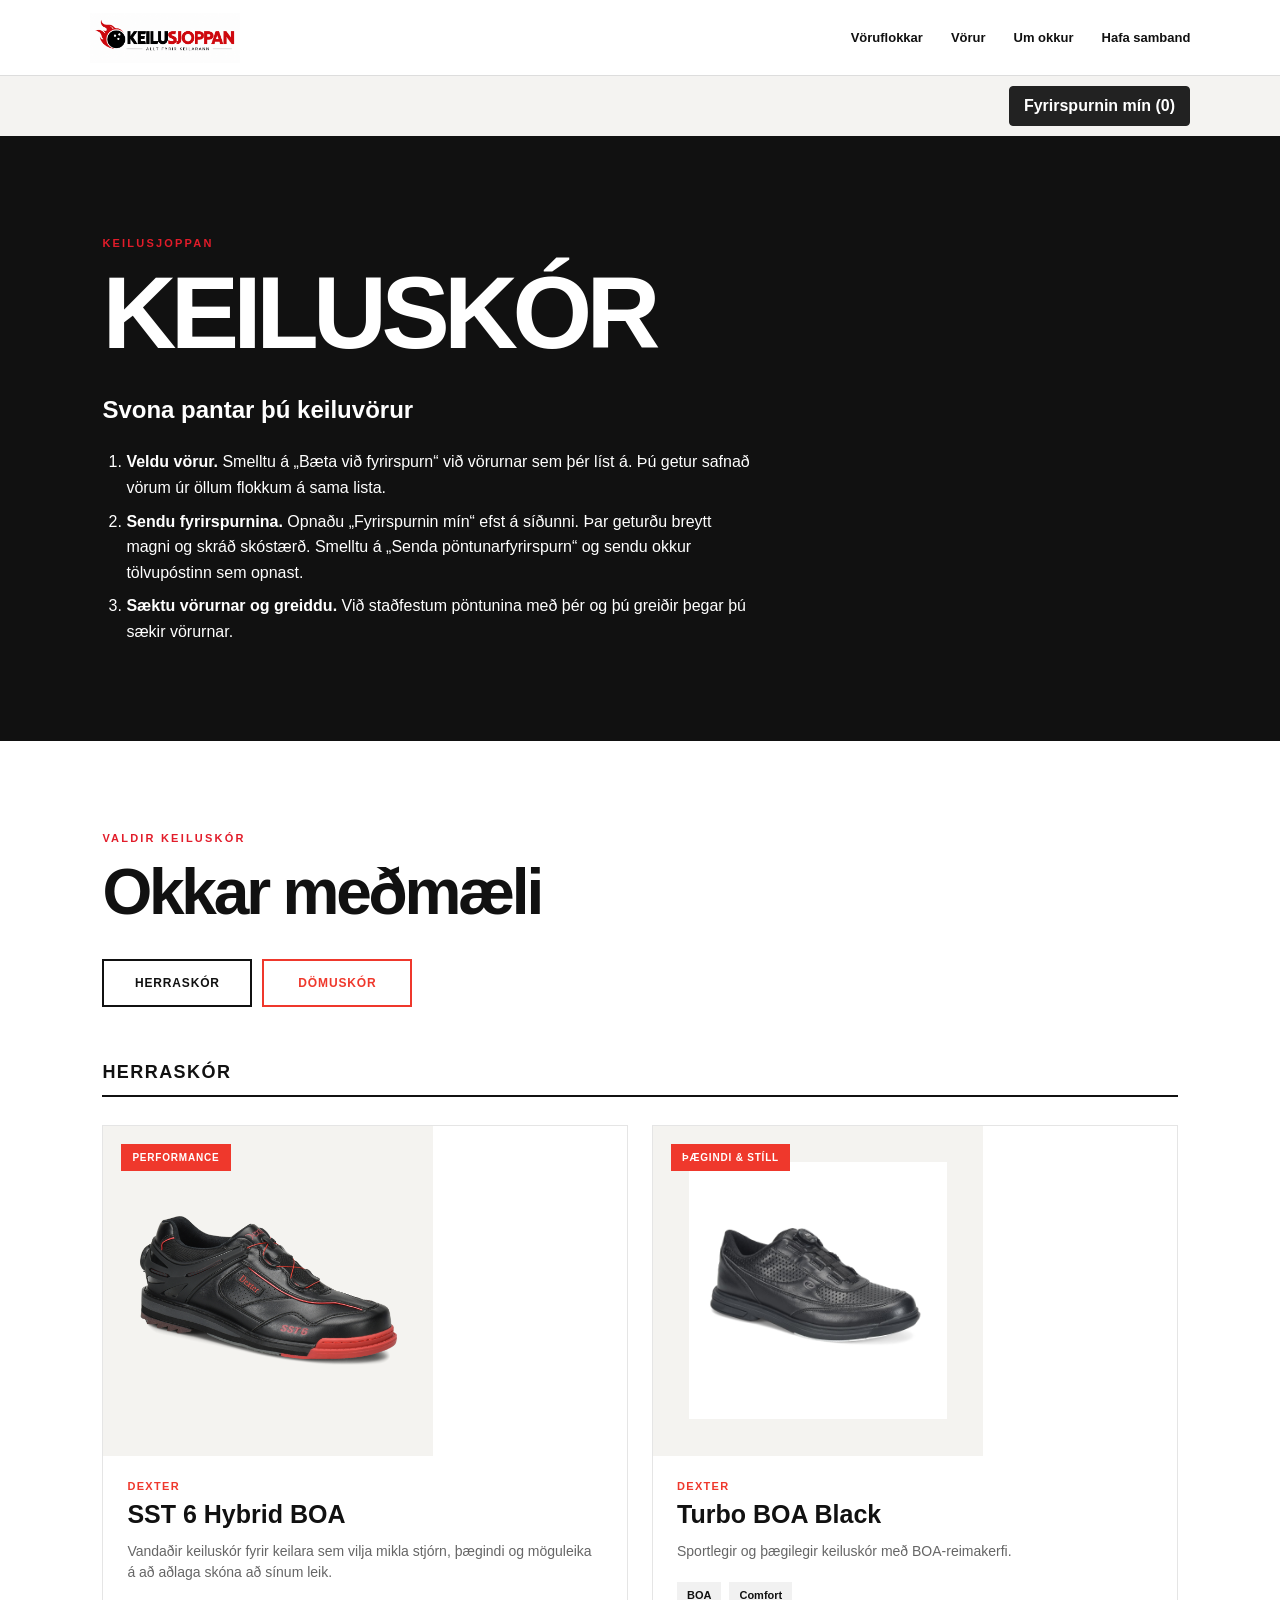
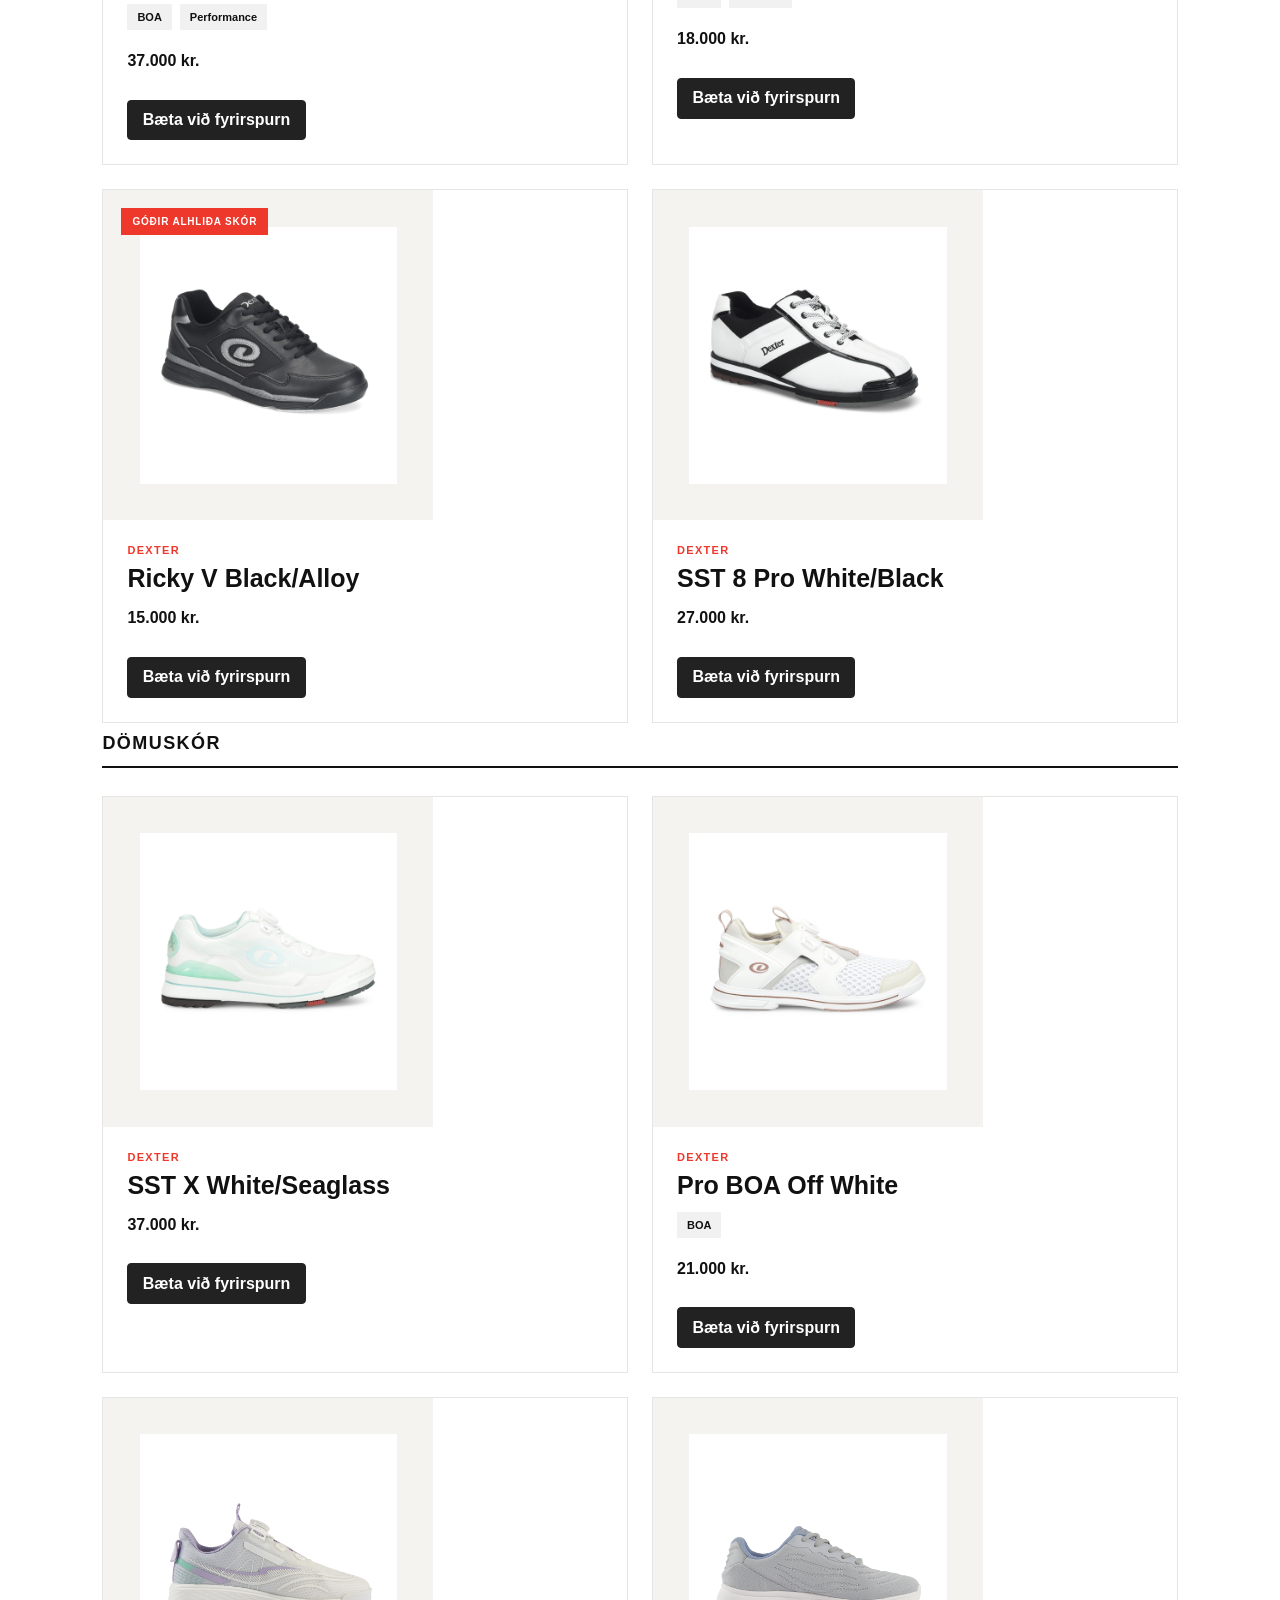
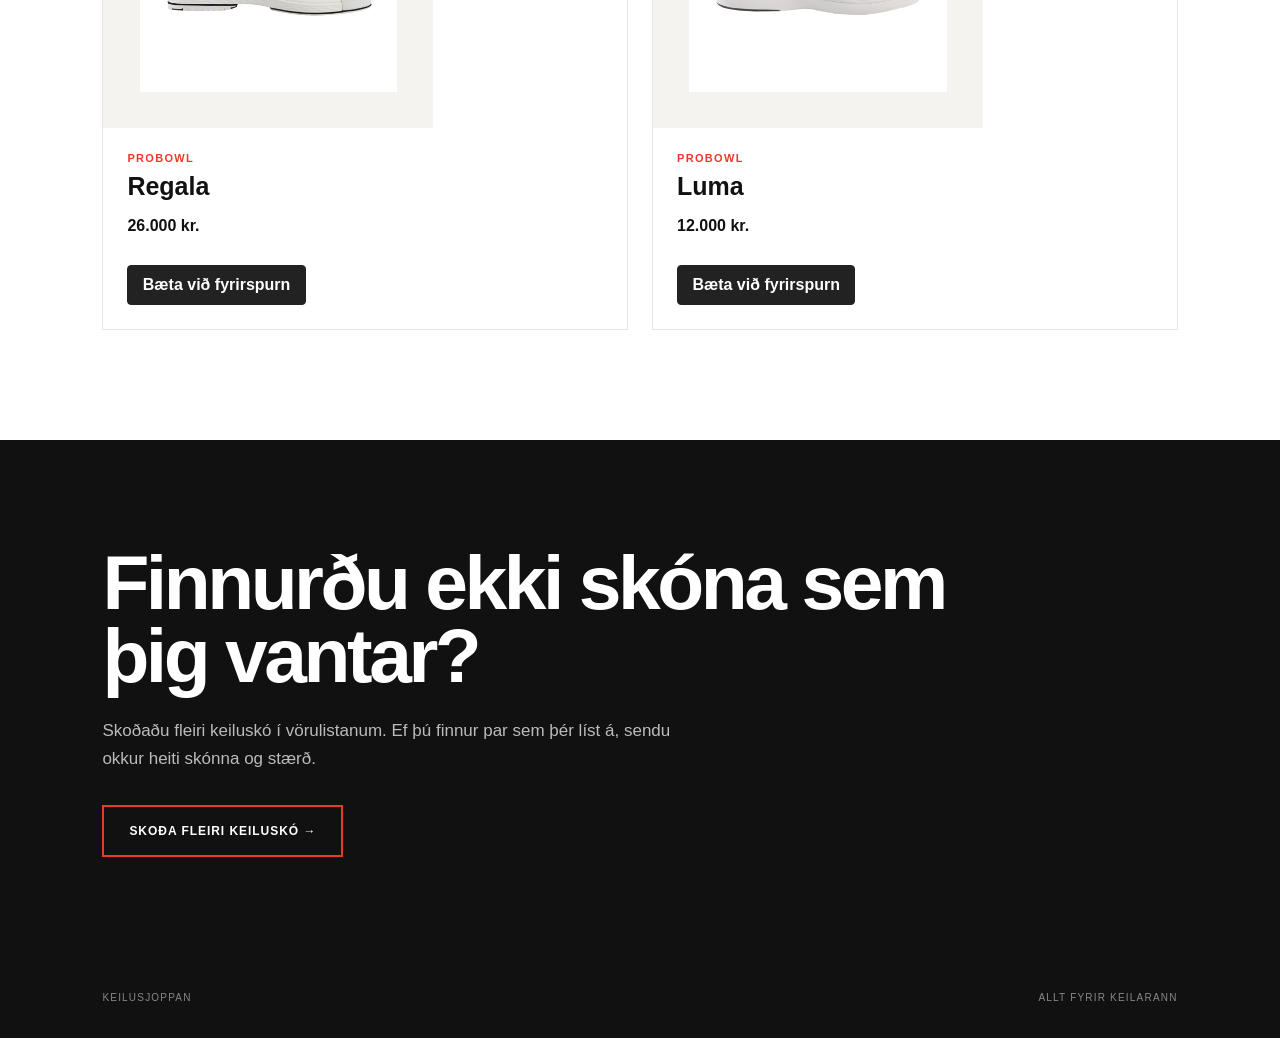
<file: keiluskór.html>
<!DOCTYPE html>
<html lang="is">
<head>
  <meta charset="utf-8">
  <meta name="viewport" content="width=device-width, initial-scale=1">
  <title>Keiluskór | Keilusjoppan</title>
  <link rel="stylesheet" href="style.css">
  <link rel="stylesheet" href="fyrirspurn.css">
  <script src="fyrirspurn.js" defer></script>
</head>

<body>
<header>
  <a class="logo" href="index.html">
    <img src="keilusjoppan-logo.png" alt="Keilusjoppan – Allt fyrir keilarann">
  </a>

  <nav>
    <a href="index.html#flokkar">Vöruflokkar</a>
    <a href="index.html#vorur">Vörur</a>
    <a href="index.html#um">Um okkur</a>
    <a href="index.html#samband">Hafa samband</a>
  </nav>
</header>

<main>
  <section class="balls-header">
    <p class="eyebrow">KEILUSJOPPAN</p>
    <h1>KEILUSKÓR</h1>

    <section class="ball-order-guide" aria-labelledby="ball-order-guide-title"
             style="max-width: 650px; margin-top: 2rem; line-height: 1.6;">
      <h2 id="ball-order-guide-title">Svona pantar þú keiluvörur</h2>
      <ol style="margin-top: 0.75rem; padding-inline-start: 1.5rem;">
        <li style="margin-bottom: 0.5rem;">
          <strong>Veldu vörur.</strong> Smelltu á „Bæta við fyrirspurn“ við
          vörurnar sem þér líst á. Þú getur safnað vörum úr öllum flokkum
          á sama lista.
        </li>
        <li style="margin-bottom: 0.5rem;">
          <strong>Sendu fyrirspurnina.</strong> Opnaðu „Fyrirspurnin mín“ efst
          á síðunni. Þar geturðu breytt magni og skráð skóstærð. Smelltu á
          „Senda pöntunarfyrirspurn“ og sendu okkur tölvupóstinn sem opnast.
        </li>
        <li>
          <strong>Sæktu vörurnar og greiddu.</strong> Við staðfestum pöntunina
          með þér og þú greiðir þegar þú sækir vörurnar.
        </li>
      </ol>
    </section>
  </section>

  <section class="balls-shop">
    <div class="balls-shop-heading">
      <p class="eyebrow">VALDIR KEILUSKÓR</p>
      <h2>Okkar meðmæli</h2>
    </div>

    <div class="shoe-nav" role="group" aria-label="Flokkar keiluskóna">
      <a href="#herraskor">HERRASKÓR</a>
      <a href="#domuskor">DÖMUSKÓR</a>
    </div>

    <div class="shoe-category-heading" id="herraskor">
      <h3>HERRASKÓR</h3>
    </div>

    <div class="shoe-grid">
      <article class="product-card">
        <div class="product-image">
          <span class="product-badge">PERFORMANCE</span>
          <img src="dexter-sst6-hybrid-boa.png" alt="Dexter SST 6 Hybrid BOA keiluskór">
        </div>
        <div class="product-info">
          <span class="product-brand">DEXTER</span>
          <h3>SST 6 Hybrid BOA</h3>
          <p class="product-description">Vandaðir keiluskór fyrir keilara sem vilja mikla stjórn, þægindi og möguleika á að aðlaga skóna að sínum leik.</p>
          <div class="product-details">
            <span>BOA</span>
            <span>Performance</span>
          </div>
          <p class="price">37.000 kr.</p>
        </div>
      </article>

      <article class="product-card">
        <div class="product-image">
          <span class="product-badge">ÞÆGINDI &amp; STÍLL</span>
          <img src="dexter-turbo-boa-black.png" alt="Dexter Turbo BOA Black keiluskór">
        </div>
        <div class="product-info">
          <span class="product-brand">DEXTER</span>
          <h3>Turbo BOA Black</h3>
          <p class="product-description">Sportlegir og þægilegir keiluskór með BOA-reimakerfi.</p>
          <div class="product-details">
            <span>BOA</span>
            <span>Comfort</span>
          </div>
          <p class="price">18.000 kr.</p>
        </div>
      </article>

      <article class="product-card">
        <div class="product-image">
          <span class="product-badge">GÓÐIR ALHLIÐA SKÓR</span>
          <img src="dexter-ricky-v-black-alloy.png" alt="Dexter Ricky V Black/Alloy keiluskór">
        </div>
        <div class="product-info">
          <span class="product-brand">DEXTER</span>
          <h3>Ricky V Black/Alloy</h3>
          <p class="price">15.000 kr.</p>
        </div>
      </article>

      <article class="product-card">
        <div class="product-image">
          <img src="dexter-sst8-pro-white-black.png" alt="Dexter SST 8 Pro White/Black keiluskór">
        </div>
        <div class="product-info">
          <span class="product-brand">DEXTER</span>
          <h3>SST 8 Pro White/Black</h3>
          <p class="price">27.000 kr.</p>
        </div>
      </article>
    </div>

    <div class="shoe-category-heading" id="domuskor">
      <h3>DÖMUSKÓR</h3>
    </div>

    <div class="shoe-grid">
      <article class="product-card">
        <div class="product-image">
          <img src="dexter-sst-x-white-seaglass.png" alt="Dexter SST X White/Seaglass keiluskór">
        </div>
        <div class="product-info">
          <span class="product-brand">DEXTER</span>
          <h3>SST X White/Seaglass</h3>
          <p class="price">37.000 kr.</p>
        </div>
      </article>

      <article class="product-card">
        <div class="product-image">
          <img src="dexter-pro-boa-off-white.png" alt="Dexter Pro BOA Off White keiluskór">
        </div>
        <div class="product-info">
          <span class="product-brand">DEXTER</span>
          <h3>Pro BOA Off White</h3>
          <div class="product-details"><span>BOA</span></div>
          <p class="price">21.000 kr.</p>
        </div>
      </article>

      <article class="product-card">
        <div class="product-image">
          <img src="probowl-regala.png" alt="ProBowl Regala keiluskór">
        </div>
        <div class="product-info">
          <span class="product-brand">PROBOWL</span>
          <h3>Regala</h3>
          <p class="price">26.000 kr.</p>
        </div>
      </article>

      <article class="product-card">
        <div class="product-image">
          <img src="probowl-luma.png" alt="ProBowl Luma keiluskór">
        </div>
        <div class="product-info">
          <span class="product-brand">PROBOWL</span>
          <h3>Luma</h3>
          <p class="price">12.000 kr.</p>
        </div>
      </article>
    </div>
  </section>

  <section class="ball-order-cta">
    <h2>Finnurðu ekki skóna sem þig vantar?</h2>
    <p class="ball-order-text">
      Skoðaðu fleiri keiluskó í vörulistanum. Ef þú finnur par sem þér líst á,
      sendu okkur heiti skónna og stærð.
    </p>
    <a class="ball-order-button"
       href="https://shop.bowltech.se/pro-shop/shoes"
       target="_blank" rel="noopener">SKOÐA FLEIRI KEILUSKÓ →</a>
  </section>
</main>

<footer>
  <span>KEILUSJOPPAN</span>
  <span>ALLT FYRIR KEILARANN</span>
</footer>
</body>
</html>
</file>
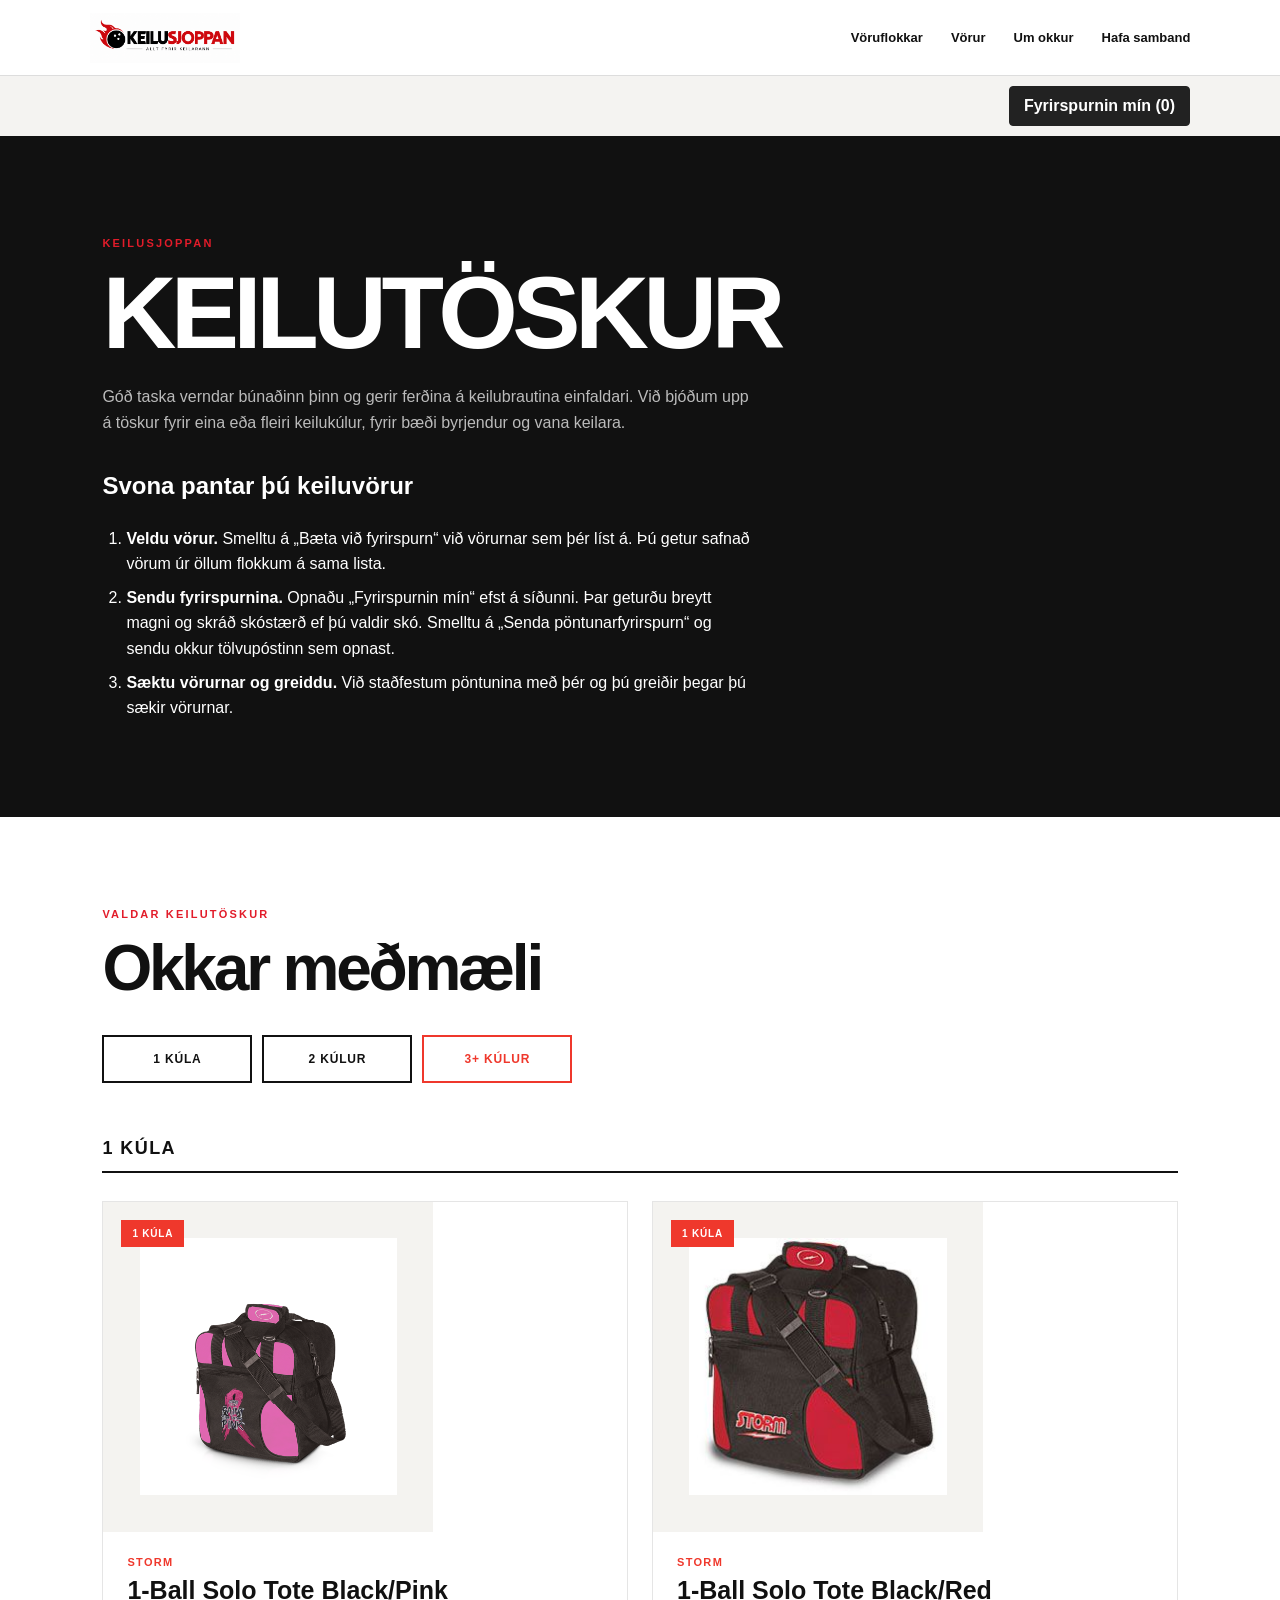
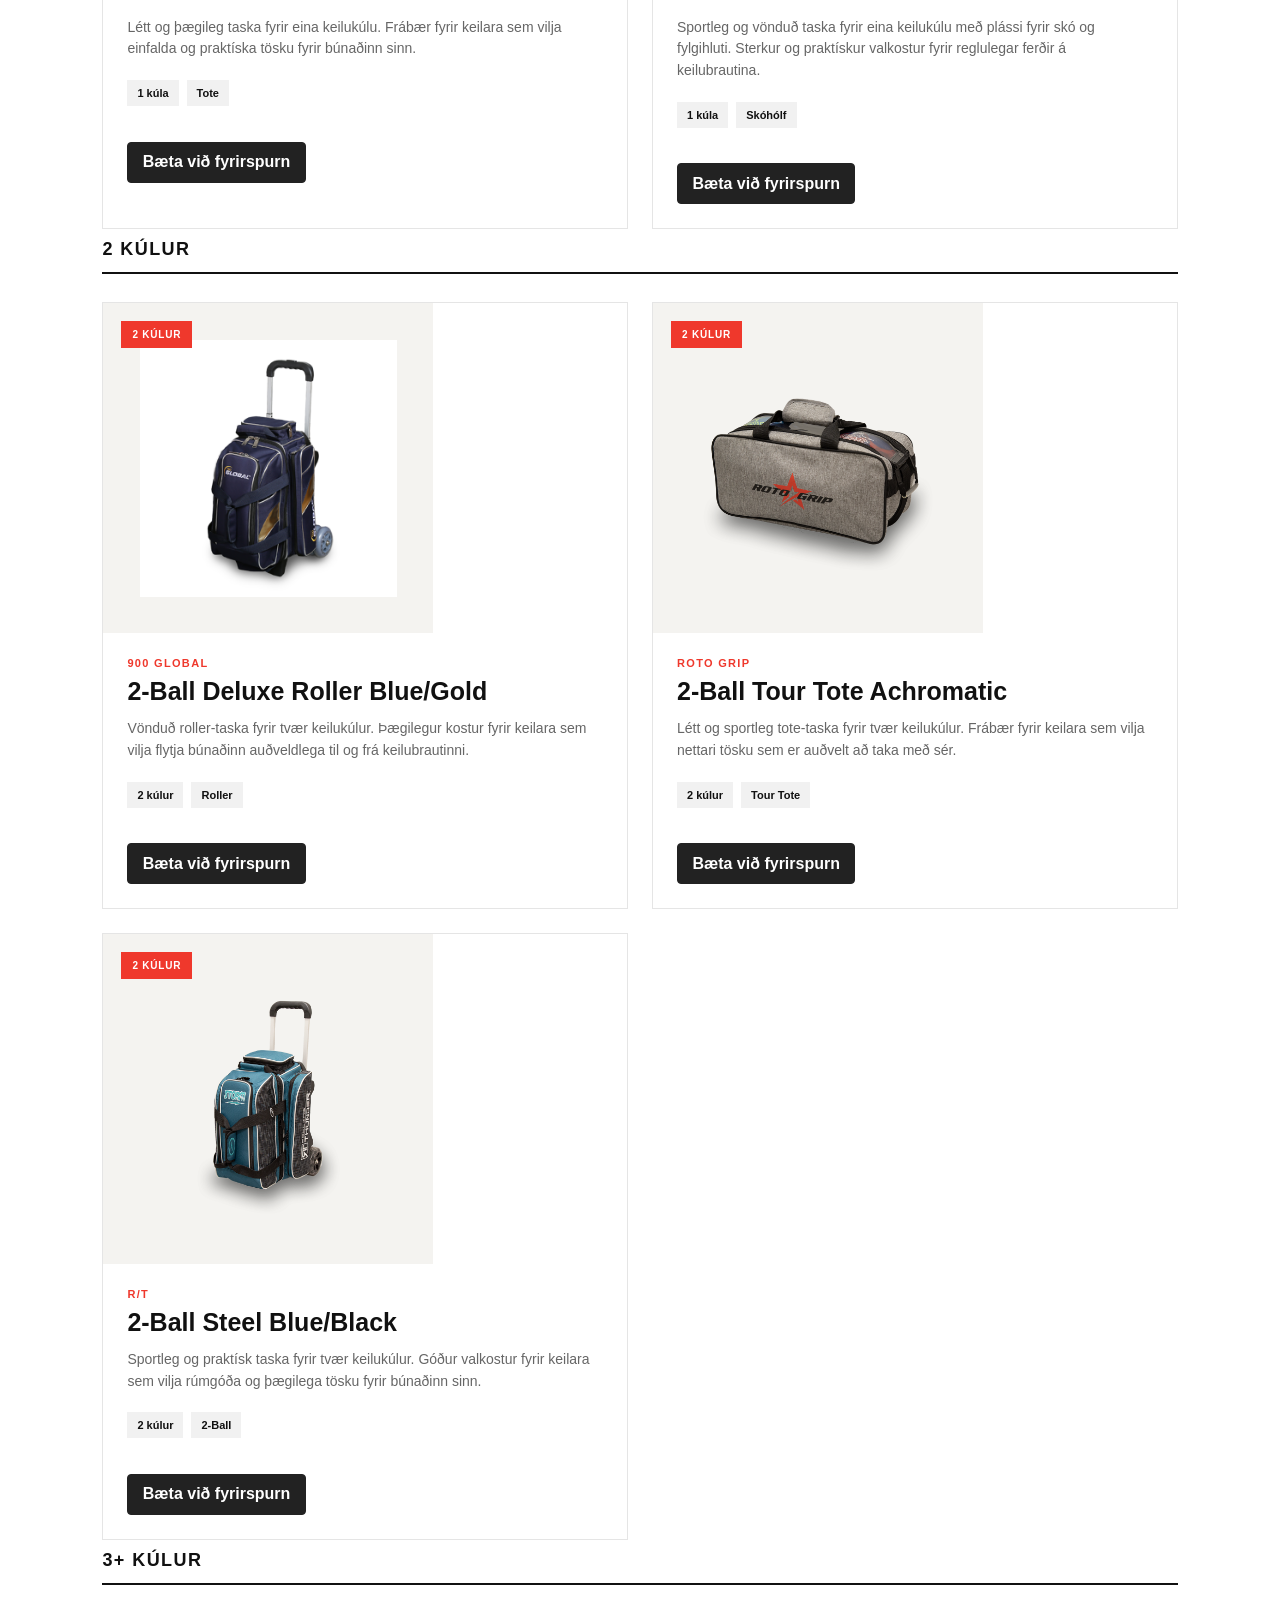
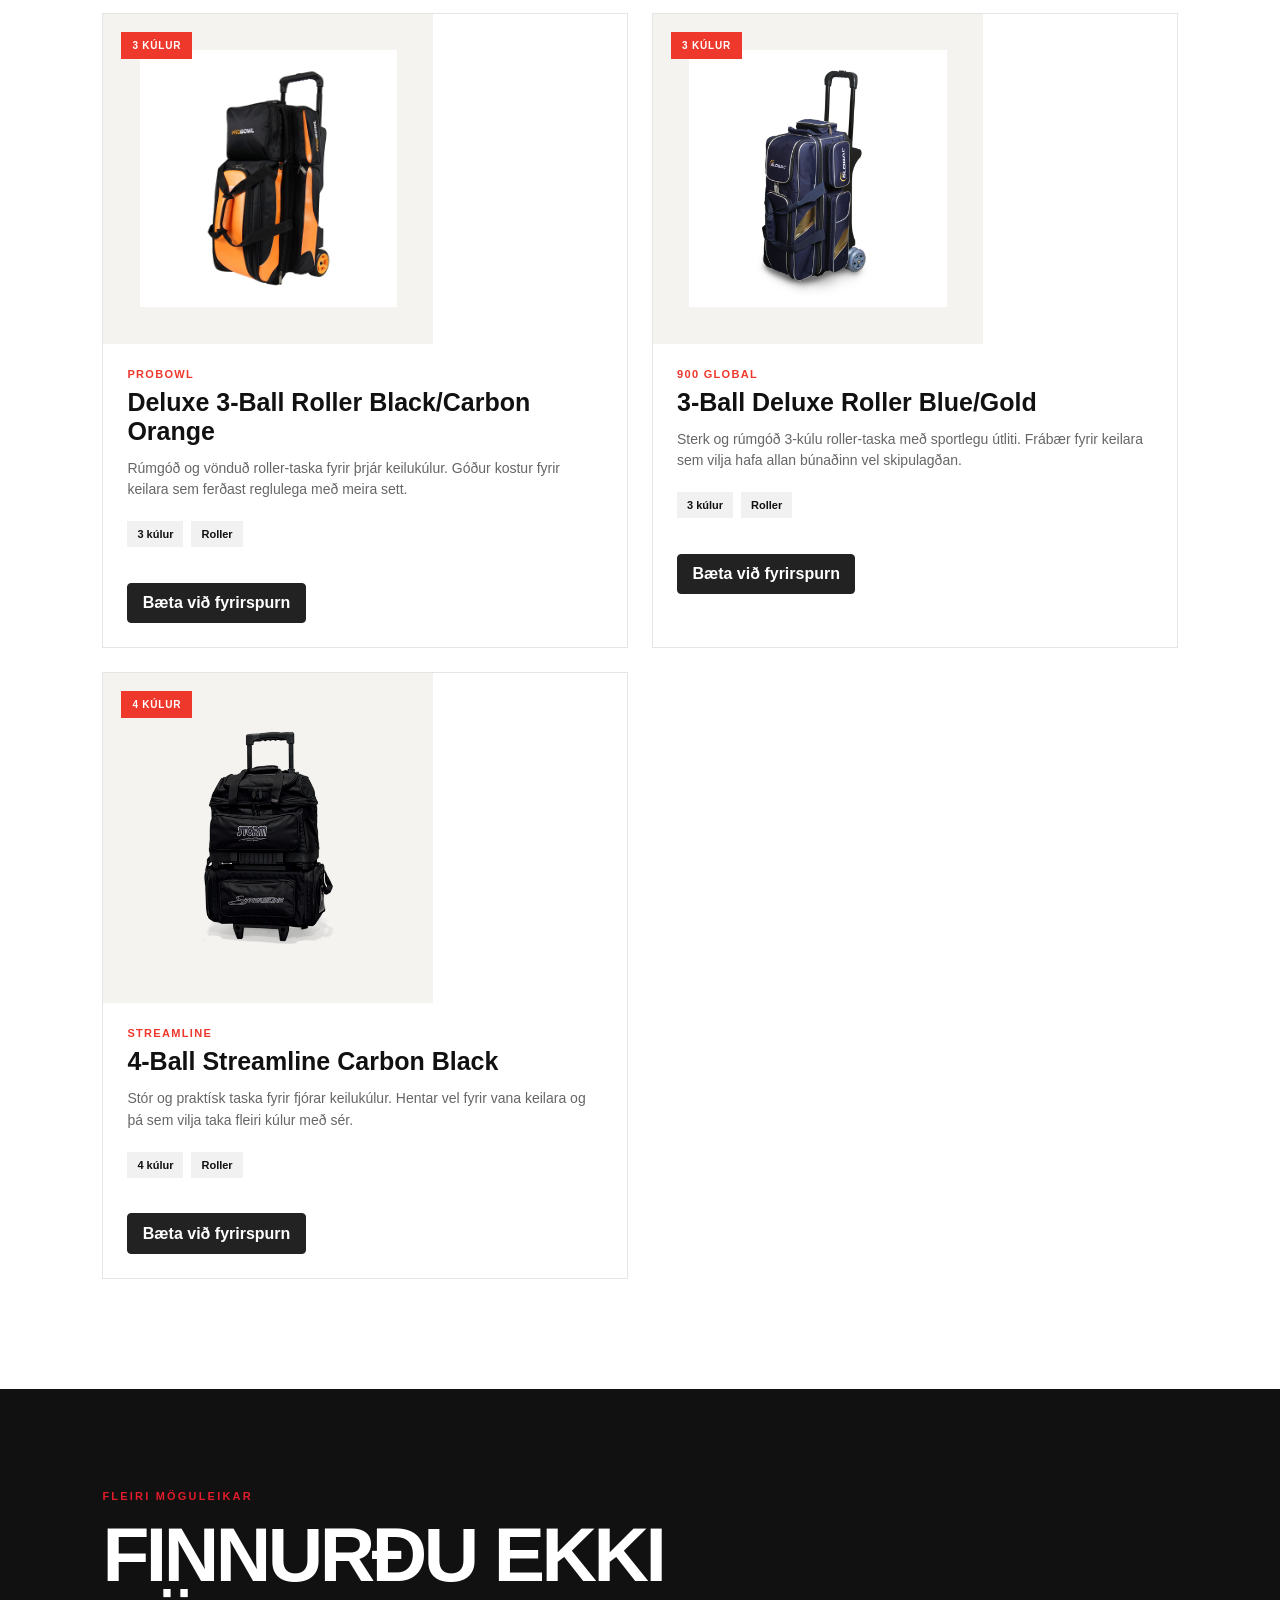
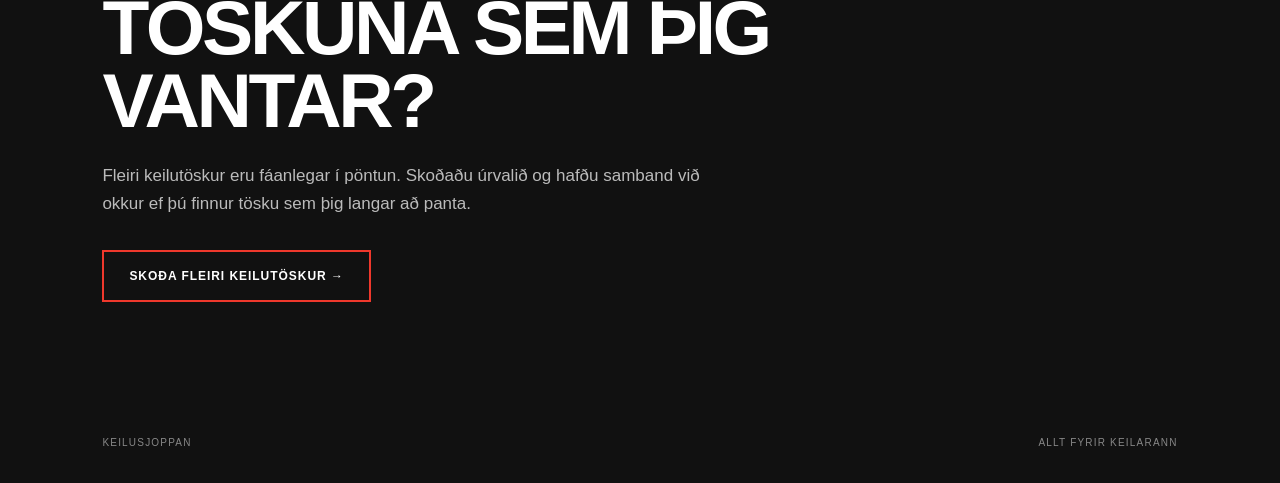
<file: keilutoskur.html>
<!DOCTYPE html>
<html lang="is">

<head>
  <meta charset="UTF-8">
  <meta name="viewport" content="width=device-width, initial-scale=1.0">

  <title>Keilutöskur | Keilusjoppan</title>

  <link rel="stylesheet" href="style.css">
  <link rel="stylesheet" href="fyrirspurn.css">
  <script src="fyrirspurn.js" defer></script>
</head>

<body>

<header>

  <a class="logo" href="index.html">
    <img src="keilusjoppan-logo.png"
         alt="Keilusjoppan — Allt fyrir keilarann">
  </a>

  <nav>
    <a href="index.html#voruflokkar">Vöruflokkar</a>
    <a href="index.html#vorur">Vörur</a>
    <a href="index.html#um-okkur">Um okkur</a>
    <a href="index.html#hafa-samband">Hafa samband</a>
  </nav>
</header>


<main>
  <!-- KEILUTÖSKUR – HAUS -->
  <section class="balls-header">
    <p class="eyebrow">KEILUSJOPPAN</p>
    <h1>KEILUTÖSKUR</h1>

    <p style="max-width: 650px; color: #bbb; line-height: 1.6;">
      Góð taska verndar búnaðinn þinn og gerir ferðina á
      keilubrautina einfaldari. Við bjóðum upp á töskur fyrir
      eina eða fleiri keilukúlur, fyrir bæði byrjendur og vana keilara.
    </p>

    <section class="ball-order-guide" aria-labelledby="ball-order-guide-title"
             style="max-width: 650px; margin-top: 2rem; line-height: 1.6;">
      <h2 id="ball-order-guide-title">Svona pantar þú keiluvörur</h2>

      <ol style="margin-top: 0.75rem; padding-inline-start: 1.5rem;">
        <li style="margin-bottom: 0.5rem;">
          <strong>Veldu vörur.</strong> Smelltu á „Bæta við fyrirspurn“ við
          vörurnar sem þér líst á. Þú getur safnað vörum úr öllum flokkum
          á sama lista.
        </li>
        <li style="margin-bottom: 0.5rem;">
          <strong>Sendu fyrirspurnina.</strong> Opnaðu „Fyrirspurnin mín“ efst
          á síðunni. Þar geturðu breytt magni og skráð skóstærð ef þú valdir skó.
          Smelltu á „Senda pöntunarfyrirspurn“ og sendu okkur tölvupóstinn sem opnast.
        </li>
        <li>
          <strong>Sæktu vörurnar og greiddu.</strong> Við staðfestum pöntunina
          með þér og þú greiðir þegar þú sækir vörurnar.
        </li>
      </ol>
    </section>
  </section>

  <!-- VALDAR KEILUTÖSKUR -->

  <section class="balls-shop">

    <div class="balls-shop-heading">
      <p class="eyebrow">VALDAR KEILUTÖSKUR</p>
      <h2>Okkar meðmæli</h2>
    </div>


    <!-- FLOKKAR -->

    <div class="shoe-nav">
      <a href="#ein-kula">1 KÚLA</a>
      <a href="#tvaer-kulur">2 KÚLUR</a>
      <a href="#thrjar-kulur">3+ KÚLUR</a>
    </div>


    <!-- 1 KÚLA -->

    <div class="shoe-category-heading" id="ein-kula">
      <h3>1 KÚLA</h3>
    </div>

<div class="shoe-grid">

  <!-- STORM 1-BALL SOLO TOTE BLACK/PINK -->

  <article class="product-card">
    <div class="product-image">
      <span class="product-badge">1 KÚLA</span>
      <img src="1-ball-solo-tote-black-pink.png"
           alt="Storm 1-Ball Solo Tote Black Pink">
    </div>

    <div class="product-info">
      <span class="product-brand">STORM</span>
      <h3>1-Ball Solo Tote Black/Pink</h3>

      <p class="product-description">
        Létt og þægileg taska fyrir eina keilukúlu.
        Frábær fyrir keilara sem vilja einfalda og praktíska tösku
        fyrir búnaðinn sinn.
      </p>

      <div class="product-details">
        <span>1 kúla</span>
        <span>Tote</span>
      </div>

      <a class="product-button"
         href="https://shop.bowltech.se/pro-shop/bags"
         target="_blank">
        SKOÐA VÖRU →
      </a>
    </div>
  </article>


  <!-- STORM 1-BALL SOLO TOTE BLACK/RED -->

  <article class="product-card">
    <div class="product-image">
      <span class="product-badge">1 KÚLA</span>
      <img src="storm-1-ball-solo-tote-black-red.png"
           alt="Storm 1-Ball Solo Tote Black Red">
    </div>

    <div class="product-info">
      <span class="product-brand">STORM</span>
      <h3>1-Ball Solo Tote Black/Red</h3>

      <p class="product-description">
        Sportleg og vönduð taska fyrir eina keilukúlu
        með plássi fyrir skó og fylgihluti. Sterkur og praktískur
        valkostur fyrir reglulegar ferðir á keilubrautina.
      </p>

      <div class="product-details">
        <span>1 kúla</span>
        <span>Skóhólf</span>
      </div>

      <a class="product-button"
         href="https://shop.bowltech.se/storm-1-ball-solo-tote-black-red-164"
         target="_blank">
        SKOÐA VÖRU →
      </a>
    </div>
  </article>

</div>

    <!-- 2 KÚLUR -->

    <div class="shoe-category-heading" id="tvaer-kulur">
      <h3>2 KÚLUR</h3>
    </div>

   <div class="shoe-grid">

  <!-- 900 GLOBAL 2-BALL DELUXE ROLLER -->

  <article class="product-card">
    <div class="product-image">
      <span class="product-badge">2 KÚLUR</span>
      <img src="900-global-2-ball-deluxe-roller-blue-gold.png"
           alt="900 Global 2-Ball Deluxe Roller Blue Gold">
    </div>

    <div class="product-info">
      <span class="product-brand">900 GLOBAL</span>
      <h3>2-Ball Deluxe Roller Blue/Gold</h3>

      <p class="product-description">
        Vönduð roller-taska fyrir tvær keilukúlur.
        Þægilegur kostur fyrir keilara sem vilja flytja búnaðinn
        auðveldlega til og frá keilubrautinni.
      </p>

      <div class="product-details">
        <span>2 kúlur</span>
        <span>Roller</span>
      </div>

      <a class="product-button"
         href="https://shop.bowltech.se/pro-shop/bags"
         target="_blank">
        SKOÐA VÖRU →
      </a>
    </div>
  </article>


  <!-- ROTO GRIP 2-BALL TOUR TOTE ACHROMATIC -->

  <article class="product-card">
    <div class="product-image">
      <span class="product-badge">2 KÚLUR</span>
      <img src="roto-grip-2-ball-tour-tote-achromatic.png"
           alt="Roto Grip 2-Ball Tour Tote Achromatic">
    </div>

    <div class="product-info">
      <span class="product-brand">ROTO GRIP</span>
      <h3>2-Ball Tour Tote Achromatic</h3>

      <p class="product-description">
        Létt og sportleg tote-taska fyrir tvær keilukúlur.
        Frábær fyrir keilara sem vilja nettari tösku sem er
        auðvelt að taka með sér.
      </p>

      <div class="product-details">
        <span>2 kúlur</span>
        <span>Tour Tote</span>
      </div>

      <a class="product-button"
         href="https://shop.bowltech.se/pro-shop/bags/roto-2-balltour-tote-achromatic-r2208"
         target="_blank">
        SKOÐA VÖRU →
      </a>
    </div>
  </article>


  <!-- R/T 2-BALL STEEL -->

  <article class="product-card">
    <div class="product-image">
      <span class="product-badge">2 KÚLUR</span>
      <img src="rt-2-ball-steel-blue-black.png"
           alt="R/T 2-Ball Steel Blue Black">
    </div>

    <div class="product-info">
      <span class="product-brand">R/T</span>
      <h3>2-Ball Steel Blue/Black</h3>

      <p class="product-description">
        Sportleg og praktísk taska fyrir tvær keilukúlur.
        Góður valkostur fyrir keilara sem vilja rúmgóða
        og þægilega tösku fyrir búnaðinn sinn.
      </p>

      <div class="product-details">
        <span>2 kúlur</span>
        <span>2-Ball</span>
      </div>

      <a class="product-button"
         href="https://shop.bowltech.se/pro-shop/bags"
         target="_blank">
        SKOÐA VÖRU →
      </a>
    </div>
  </article>

</div>


    <!-- 3+ KÚLUR -->

    <div class="shoe-category-heading" id="thrjar-kulur">
      <h3>3+ KÚLUR</h3>
    </div>

  <div class="shoe-grid">

  <!-- PROBOWL DELUXE 3-BALL ROLLER -->

  <article class="product-card">
    <div class="product-image">
      <span class="product-badge">3 KÚLUR</span>
      <img src="probowl-deluxe-3-ball-roller-black-carbon-orange.png"
           alt="ProBowl Deluxe 3-Ball Roller Black Carbon Orange">
    </div>

    <div class="product-info">
      <span class="product-brand">PROBOWL</span>
      <h3>Deluxe 3-Ball Roller Black/Carbon Orange</h3>

      <p class="product-description">
        Rúmgóð og vönduð roller-taska fyrir þrjár keilukúlur.
        Góður kostur fyrir keilara sem ferðast reglulega með meira sett.
      </p>

      <div class="product-details">
        <span>3 kúlur</span>
        <span>Roller</span>
      </div>

      <a class="product-button"
         href="https://shop.bowltech.se/pro-shop/bags"
         target="_blank">
        SKOÐA VÖRU →
      </a>
    </div>
  </article>


  <!-- 900 GLOBAL 3-BALL DELUXE ROLLER -->

  <article class="product-card">
    <div class="product-image">
      <span class="product-badge">3 KÚLUR</span>
      <img src="900-global-3-ball-deluxe-roller-blue-gold.png"
           alt="900 Global 3-Ball Deluxe Roller Blue Gold">
    </div>

    <div class="product-info">
      <span class="product-brand">900 GLOBAL</span>
      <h3>3-Ball Deluxe Roller Blue/Gold</h3>

      <p class="product-description">
        Sterk og rúmgóð 3-kúlu roller-taska með sportlegu útliti.
        Frábær fyrir keilara sem vilja hafa allan búnaðinn vel skipulagðan.
      </p>

      <div class="product-details">
        <span>3 kúlur</span>
        <span>Roller</span>
      </div>

      <a class="product-button"
         href="https://shop.bowltech.se/pro-shop/bags"
         target="_blank">
        SKOÐA VÖRU →
      </a>
    </div>
  </article>


  <!-- 4-BALL STREAMLINE CARBON BLACK -->

  <article class="product-card">
    <div class="product-image">
      <span class="product-badge">4 KÚLUR</span>
      <img src="4-ball-streamline-carbon-black.png"
           alt="4-Ball Streamline Carbon Black">
    </div>

    <div class="product-info">
      <span class="product-brand">STREAMLINE</span>
      <h3>4-Ball Streamline Carbon Black</h3>

      <p class="product-description">
        Stór og praktísk taska fyrir fjórar keilukúlur.
        Hentar vel fyrir vana keilara og þá sem vilja taka fleiri kúlur með sér.
      </p>

      <div class="product-details">
        <span>4 kúlur</span>
        <span>Roller</span>
      </div>

      <a class="product-button"
         href="https://shop.bowltech.se/pro-shop/bags"
         target="_blank">
        SKOÐA VÖRU →
      </a>
    </div>
  </article>

</div>

      <!-- VÖRUR KOMA HÉR -->

    </div>

  </section>


  <!-- SÉRPÖNTUN -->

  <section class="ball-order-cta">

    <p class="eyebrow">FLEIRI MÖGULEIKAR</p>

    <h2>FINNURÐU EKKI<br>TÖSKUNA SEM ÞIG VANTAR?</h2>

    <p class="ball-order-text">
      Fleiri keilutöskur eru fáanlegar í pöntun.
      Skoðaðu úrvalið og hafðu samband við okkur ef þú finnur
      tösku sem þig langar að panta.
    </p>

  <a class="ball-order-button"
     href="https://shop.bowltech.se/pro-shop/bags"
     target="_blank"
     rel="noopener">
    SKOÐA FLEIRI KEILUTÖSKUR →
  </a>

  </section>

</main>
<footer>
  <span>KEILUSJOPPAN</span>
  <span>ALLT FYRIR KEILARANN</span>
</footer>

</body>
</html>
</file>
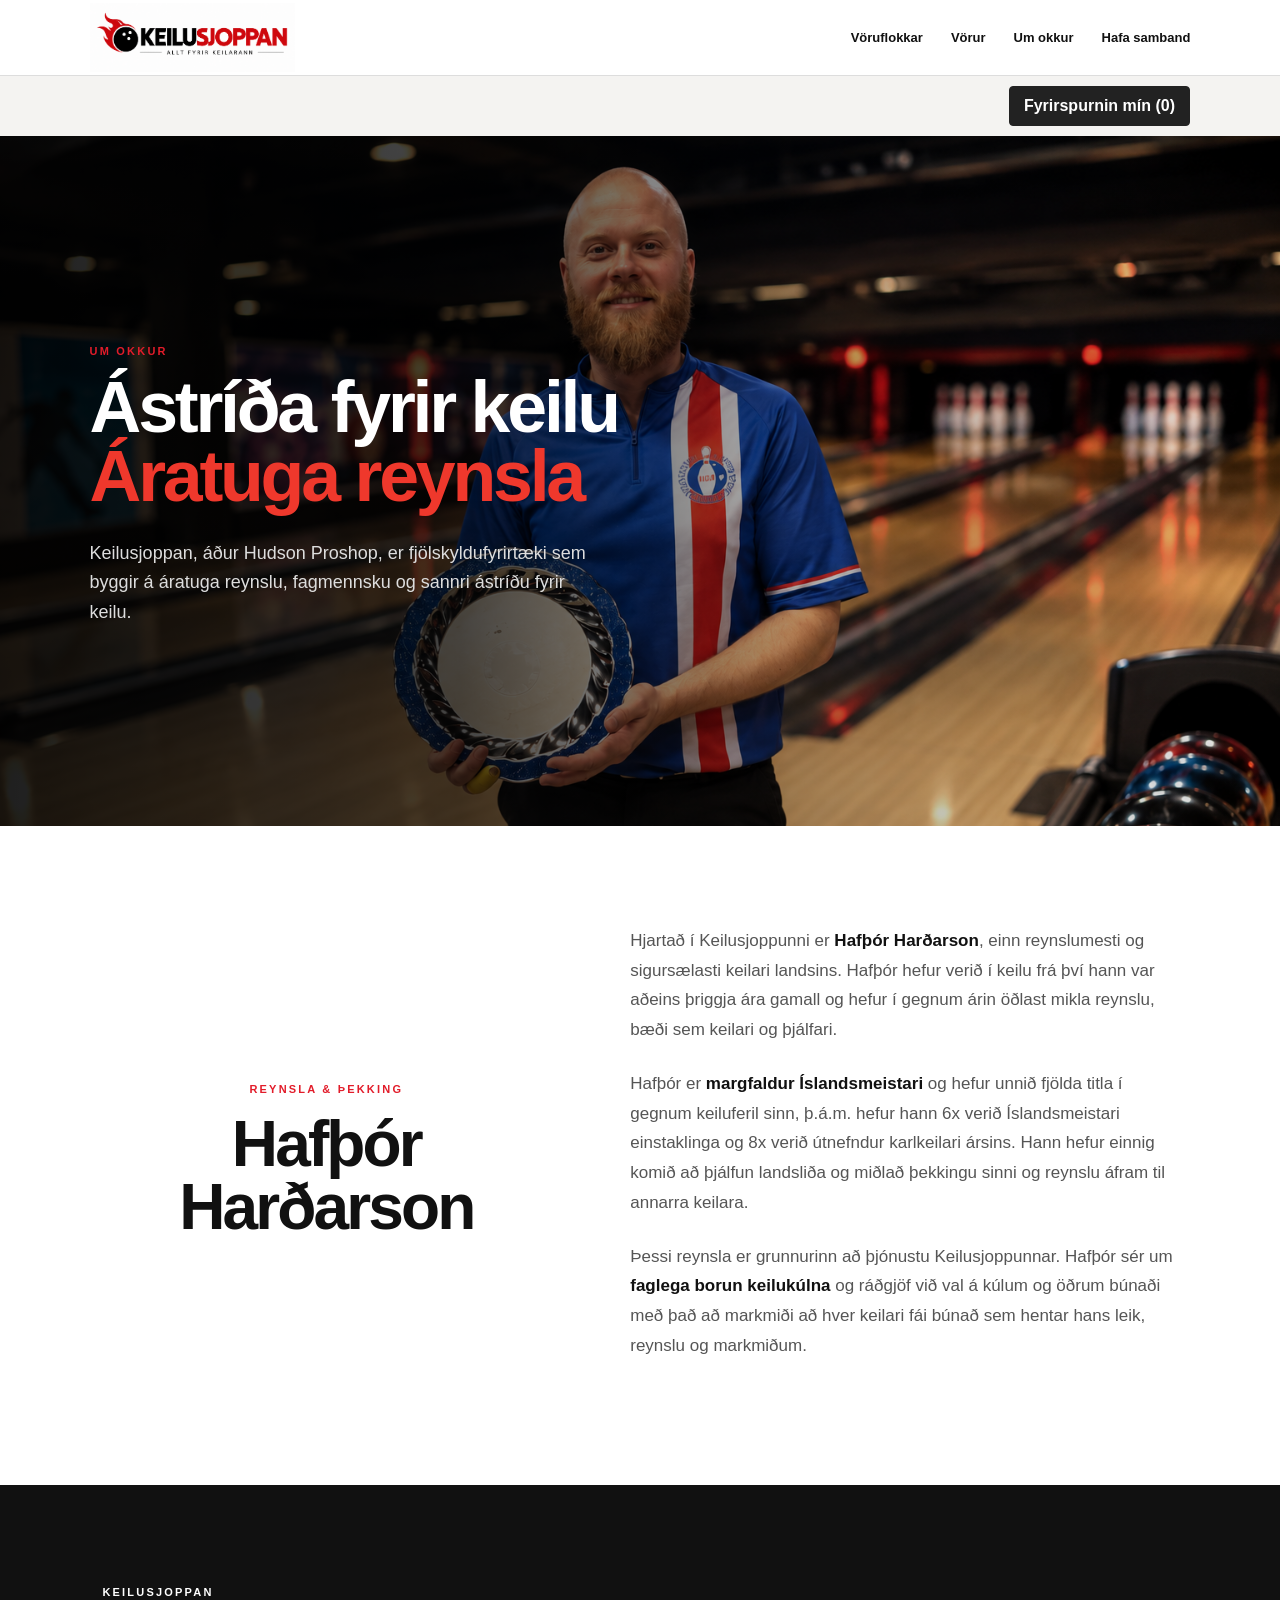
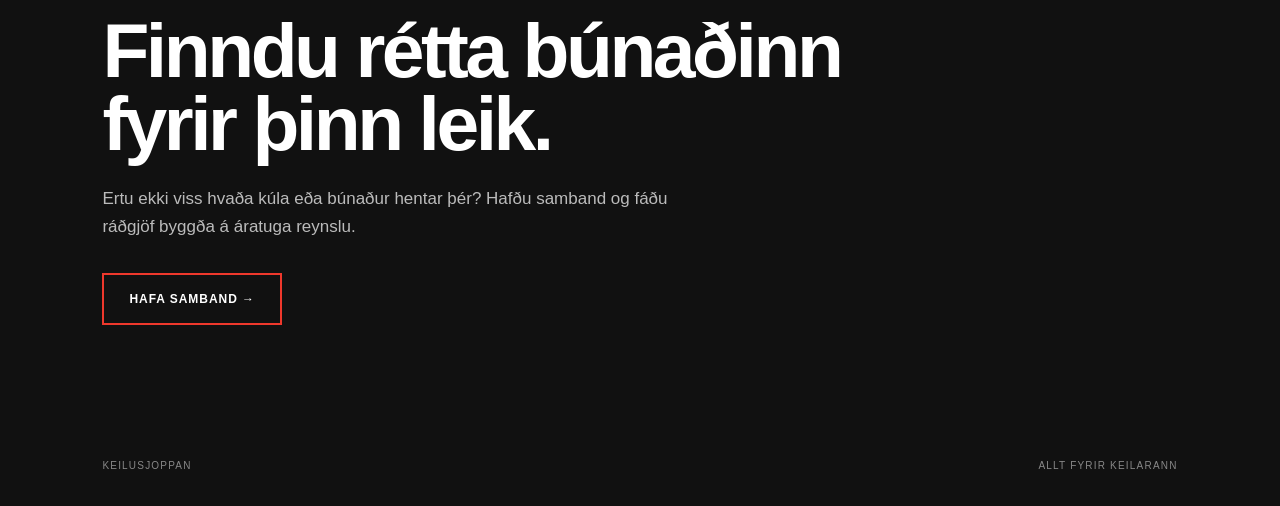
<file: um-okkur.html>
<!DOCTYPE html>
<html lang="is">

<head>
  <meta charset="UTF-8">
  <meta name="viewport" content="width=device-width, initial-scale=1.0">

  <title>Um okkur | Keilusjoppan</title>

  <link rel="stylesheet" href="style.css">
  <link rel="stylesheet" href="fyrirspurn.css">
  <script src="fyrirspurn.js" defer></script>
</head>

<body>

<header>
  <a href="index.html" class="brand">
    <img src="keilusjoppan-logo.png" alt="Keilusjoppan">
  </a>

  <nav>
    <a href="index.html#flokkar">Vöruflokkar</a>
    <a href="index.html#vorur">Vörur</a>
    <a href="um-okkur.html">Um okkur</a>
    <a href="index.html#samband">Hafa samband</a>
  </nav>
</header>


<main>

  <!-- HERO -->

  <section class="about-hero">

  <div class="about-hero-overlay"></div>

  <div class="about-hero-content">

    <p class="eyebrow">UM OKKUR</p>

    <h1>
      Ástríða fyrir keilu<br>
      <span>Áratuga reynsla</span>
    </h1>

    <p class="about-lead">
      Keilusjoppan, áður Hudson Proshop, er fjölskyldufyrirtæki
      sem byggir á áratuga reynslu, fagmennsku og sannri
      ástríðu fyrir keilu.
    </p>

  </div>

</section>


  <!-- HAFÞÓR -->

  <section class="about-story">

    <div class="about-story-title">

      <p class="eyebrow">REYNSLA & ÞEKKING</p>

      <h2>
        Hafþór Harðarson
      </h2>

    </div>


    <div class="about-story-text">

      <p>
        Hjartað í Keilusjoppunni er <strong>Hafþór Harðarson</strong>,
        einn reynslumesti og sigursælasti keilari landsins.
        Hafþór hefur verið í keilu frá því hann var aðeins þriggja
        ára gamall og hefur í gegnum árin öðlast mikla reynslu,
        bæði sem keilari og þjálfari.
      </p>

      <p>
        Hafþór er <strong>margfaldur Íslandsmeistari</strong> og hefur
        unnið fjölda titla í gegnum keiluferil sinn, þ.á.m. hefur hann 6x verið Íslandsmeistari einstaklinga og 8x verið útnefndur karlkeilari ársins. Hann hefur einnig
        komið að þjálfun landsliða og miðlað þekkingu sinni og reynslu
        áfram til annarra keilara.
      </p>

      <p>
        Þessi reynsla er grunnurinn að þjónustu Keilusjoppunnar.
        Hafþór sér um <strong>faglega borun keilukúlna</strong> og
        ráðgjöf við val á kúlum og öðrum búnaði með það að markmiði
        að hver keilari fái búnað sem hentar hans leik, reynslu
        og markmiðum.
      </p>

    </div>

  </section>


  <!-- CTA -->

  <section class="ball-order-cta">

    <p class="eyebrow pale">KEILUSJOPPAN</p>

    <h2>
      Finndu rétta búnaðinn<br>
      fyrir þinn leik.
    </h2>

    <p class="ball-order-text">
      Ertu ekki viss hvaða kúla eða búnaður hentar þér?
      Hafðu samband og fáðu ráðgjöf byggða á áratuga reynslu.
    </p>

    <a
      class="ball-order-button"
      href="mailto:keilusjoppan@gmail.com">
      HAFA SAMBAND →
    </a>

  </section>

</main>


<footer>
  <span>KEILUSJOPPAN</span>
  <span>ALLT FYRIR KEILARANN</span>
</footer>

</body>
</html>
</file>
<file: style.css>
* {
  box-sizing: border-box;
}

html {
  scroll-behavior: smooth;
}

body {
  margin: 0;
  background: #f3f1ec;
  color: #111;
  font-family: Arial,sans-serif;
}

a {
  color: inherit;
}

header {
  height: 76px;
  padding: 0 7vw;
  display: flex;
  align-items: center;
  justify-content: space-between;
  background: #fff;
  position: sticky;
  top: 0;
  z-index: 9;
  border-bottom: 1px solid #ddd;
}

.logo {
  text-decoration: none;
  font-weight: 900;
  font-style: italic;
  font-size: 23px;
  letter-spacing: -1.5px;
}

.logo b {
  color: #e21c2a;
}

nav {
  display: flex;
  gap: 28px;
}

nav a {
  text-decoration: none;
  font-size: 13px;
  font-weight: bold;
}

.hero {
  min-height: 610px;
  padding: 80px 8vw;
  display: grid;
  grid-template-columns: 1.3fr .7fr;
  align-items: center;
  background: #111;
  color: #fff;
  overflow: hidden;
}

.eyebrow {
  color: #e21c2a;
  font-size: 11px;
  font-weight: 900;
  letter-spacing: .2em;
}

.hero h1,.contact h2 {
  font-size: clamp(54px,8vw,108px);
  line-height: .86;
  letter-spacing: -.06em;
  margin: 18px 0;
}

.hero em,.contact em {
  font-style: normal;
  color: #e21c2a;
}

.lead {
  max-width: 570px;
  color: #bbb;
  font-size: 18px;
  line-height: 1.6;
  margin-bottom: 30px;
}

.button {
  display: inline-block;
  padding: 15px 22px;
  background: #e21c2a;
  color: #fff;
  text-decoration: none;
  font-size: 12px;
  font-weight: 900;
}

.mark {
  height: 360px;
  position: relative;
  display: grid;
  place-items: center;
}

.ball {
  width: 245px;
  height: 245px;
  border-radius: 50%;
  background: #050505;
  border: 7px solid #e21c2a;
  z-index: 2;
  position: relative;
}

.ball i {
  position: absolute;
  width: 30px;
  height: 30px;
  border-radius: 50%;
  background: #fff;
}

.ball i:nth-child(1) {
  top: 55px;
  left: 72px;
}

.ball i:nth-child(2) {
  top: 60px;
  right: 64px;
}

.ball i:nth-child(3) {
  top: 108px;
  left: 99px;
}

.flame {
  position: absolute;
  color: #e21c2a;
  font-size: 340px;
  transform: scaleX(.68) translateY(-60px);
}

.section {
  padding: 90px 8vw;
}

.section h2,.about h2 {
  font-size: clamp(38px,5vw,66px);
  letter-spacing: -.05em;
  line-height: .95;
  margin: 12px 0;
}

.cats {
  display: grid;
  grid-template-columns: repeat(4,1fr);
  margin-top: 45px;
  border-top: 1px solid #bbb;
  border-bottom: 1px solid #bbb;
}

.cats a {
  min-height: 220px;
  padding: 25px 20px;
  border-right: 1px solid #bbb;
  text-decoration: none;
  color: #777;
}

.cats a:first-child {
  border-left: 1px solid #bbb;
}

.cats a:hover {
  background: #e21c2a;
  color: #fff;
}

.cats b {
  display: block;
  font-size: 23px;
  color: #111;
  margin: 38px 0 12px;
}

.cats a:hover b {
  color: #fff;
}

.cats small {
  display: block;
  line-height: 1.5;
}

.white {
  background: #fff;
}

.row {
  display: flex;
  justify-content: space-between;
  align-items: end;
  gap: 20px;
}

.filters {
  display: flex;
  gap: 8px;
  flex-wrap: wrap;
  margin: 30px 0 22px;
}

.filter-btn {
  padding: 9px 14px;
  border: 1px solid #ccc;
  background: #fff;
  font-weight: bold;
  cursor: pointer;
}

.filter-btn.active {
  background: #111;
  color: #fff;
}

.grid {
  display: grid;
  grid-template-columns: repeat(4,1fr);
  gap: 18px;
}

.product-card {
  border: 1px solid #ddd;
  background: #fff;
}

.product-image {
  aspect-ratio: 1;
  background: #f0efec;
  display: grid;
  place-items: center;
  font-size: 65px;
}

.product-image img {
  width: 100%;
  height: 100%;
  object-fit: contain;
}

.product-body {
  padding: 16px;
}

.product-meta {
  display: flex;
  justify-content: space-between;
  gap: 8px;
  font-size: 11px;
}

.stock.in {
  color: #187c42;
}

.stock.out {
  color: #888;
}

.product-card h3 {
  margin: 15px 0 8px;
}

.price {
  font-weight: 900;
}

.about {
  padding: 95px 8vw;
  background: #e21c2a;
  color: #fff;
  display: grid;
  grid-template-columns: 1fr 1fr;
  gap: 70px;
}

.about>p {
  font-size: 18px;
  line-height: 1.8;
}

.pale {
  color: #fff;
}

.contact {
  min-height: 500px;
}

.contact p:not(.eyebrow) {
  color: #666;
}

footer {
  padding: 35px 8vw;
  background: #111;
  color: #888;
  display: flex;
  justify-content: space-between;
  align-items: center;
  font-size: 10px;
  letter-spacing: .12em;
}

footer .logo span {
  color: #fff;
}

@media (max-width:850px) {
  nav {
    display: none;
  }

  .hero {
    grid-template-columns: 1fr;
  }

  .mark {
    height: 300px;
  }

  .cats,.grid {
    grid-template-columns: repeat(2,1fr);
  }

  .about {
    grid-template-columns: 1fr;
  }

}

@media (max-width:520px) {
  .hero,.section,.about {
    padding-left: 22px;
    padding-right: 22px;
  }

  .hero h1 {
    font-size: 53px;
  }

  .cats,.grid {
    grid-template-columns: 1fr;
  }

  .row {
    align-items: start;
    flex-direction: column;
  }

  footer {
    flex-direction: column;
    align-items: start;
    gap: 18px;
  }

}

.logo img {
  width: 150px;
  height: auto;
  display: block;
}


/* HERO MYND */
.hero {
  display: grid;
  grid-template-columns: 0.9fr 1.1fr;
  align-items: center;
  gap: 50px;
}

.hero-visual {
  width: 100%;
  height: 500px;
  overflow: hidden;
}

.hero-visual img {
  width: 100%;
  height: 100%;
  object-fit: cover;
  object-position: 75% center;
  display: block;
}


/* FARSÍMI */
@media (max-width: 850px) {
  .hero {
    grid-template-columns: 1fr;
    gap: 35px;
  }

  .hero-visual {
    height: 350px;
  }

}

@media (max-width: 520px) {
  .hero-visual {
    height: 260px;
  }

  .hero-visual img {
    object-position: 65% center;
  }

}

.hero {
  background-image: linear-gradient( 90deg, rgba(15,15,15,0.96) 0%, rgba(15,15,15,0.85) 38%, rgba(15,15,15,0.25) 70%, rgba(15,15,15,0.05) 100% ), url("./keilusjoppan-hero.webp") !important;
  background-size: cover !important;
  background-position: center !important;
  background-repeat: no-repeat !important;
}


/* KEILUKÚLUR – VÖRUFLOKKAKORT */
.category-balls {
  position: relative;
  overflow: hidden;
  min-height: 300px;
  background: linear-gradient( 90deg, rgba(10,10,10,.38) 0%, rgba(10,10,10,.18) 50%, rgba(10,10,10,.04) 100% ), url("keilukulur-category.png");
  background-size: cover;
  background-position: center;
  color: white !important;
}

.category-balls .category-number {
  position: relative;
  z-index: 2;
  color: #ef382c;
  font-weight: 900;
}

.category-balls .category-content {
  position: relative;
  z-index: 2;
  margin-top: 45px;
}

.category-balls h3 {
  margin: 0 0 10px;
  font-size: 30px;
  color: white;
}

.category-balls p {
  margin: 0 0 22px;
  max-width: 230px;
  line-height: 1.5;
}

.category-balls .category-link {
  color: #ef382c;
  font-size: 12px;
  font-weight: 900;
}


/* =========================
   KEILUKÚLUR – VÖRUSÍÐA
   ========================= */
.balls-header {
  background: #111;
  color: #fff;
  padding: 90px 8vw 80px;
}

.balls-header h1 {
  font-size: clamp(55px, 8vw, 105px);
  line-height: .9;
  letter-spacing: -.055em;
  margin: 18px 0 25px;
}

.balls-header > p:last-child {
  max-width: 650px;
  color: #bbb;
  font-size: 18px;
  line-height: 1.6;
}

.balls-shop {
  background: #fff;
  padding: 80px 8vw 110px;
  min-height: 500px;
}

.balls-shop-heading h2 {
  font-size: clamp(38px, 5vw, 65px);
  letter-spacing: -.05em;
  margin: 10px 0 45px;
}

.balls-grid {
  display: grid;
  grid-template-columns: repeat(3, 1fr);
  gap: 22px;
}


/* Farsímar */
@media (max-width: 850px) {
  .balls-grid {
    grid-template-columns: repeat(2, 1fr);
  }

  .balls-header {
    padding: 70px 22px 60px;
  }

  .balls-shop {
    padding: 60px 22px 80px;
  }

}

@media (max-width: 520px) {
  .balls-grid {
    grid-template-columns: 1fr;
  }

  .balls-header h1 {
    font-size: 52px;
  }

}


/* =========================
   VÖRUKORT – KEILUKÚLUR
   ========================= */
.product-card {
  background: #fff;
  border: 1px solid #e5e5e5;
  overflow: hidden;
  transition: transform .2s ease, box-shadow .2s ease;
}

.product-card:hover {
  transform: translateY(-4px);
  box-shadow: 0 14px 35px rgba(0,0,0,.08);
}

.product-image {
  position: relative;
  height: 330px;
  background: #f4f3f0;
  display: flex;
  align-items: center;
  justify-content: center;
  overflow: hidden;
}

.product-image img {
  width: 78%;
  height: 78%;
  object-fit: contain;
}

.product-badge {
  position: absolute;
  top: 18px;
  left: 18px;
  z-index: 2;
  background: #ef382c;
  color: #fff;
  padding: 8px 11px;
  font-size: 10px;
  font-weight: 900;
  letter-spacing: .08em;
}

.product-info {
  padding: 24px;
}

.product-brand {
  display: block;
  color: #ef382c;
  font-size: 11px;
  font-weight: 900;
  letter-spacing: .12em;
  margin-bottom: 8px;
}

.product-info h3 {
  margin: 0 0 12px;
  font-size: 25px;
}

.product-description {
  margin: 0 0 20px;
  color: #666;
  font-size: 14px;
  line-height: 1.55;
}

.product-details {
  display: flex;
  gap: 8px;
  flex-wrap: wrap;
  margin-bottom: 22px;
}

.product-details span {
  background: #f1f1f1;
  padding: 7px 10px;
  font-size: 11px;
  font-weight: 700;
}

.product-button {
  display: inline-block;
  color: #111;
  text-decoration: none;
  font-size: 12px;
  font-weight: 900;
  letter-spacing: .06em;
  border-bottom: 2px solid #ef382c;
  padding-bottom: 4px;
}

.product-button:hover {
  color: #ef382c;
}

@media (max-width: 520px) {
  .product-image {
    height: 290px;
  }

}


/* TAKKI – FINNDU ÞÍNA KÚLU */
.balls-catalog-link {
  display: inline-flex;
  align-items: center;
  justify-content: center;
  margin-top: 28px;
  padding: 16px 24px;
  background: #ef382c;
  color: #fff;
  text-decoration: none;
  font-size: 12px;
  font-weight: 900;
  letter-spacing: .08em;
  transition: transform .2s ease, background .2s ease;
}

.balls-catalog-link:hover {
  background: #fff;
  color: #111;
  transform: translateY(-2px);
}


/* =========================
   DRAUMAKÚLAN – CTA
   ========================= */
.ball-order-cta {
  background: #111;
  color: #fff;
  padding: 90px 8vw 100px;
}

.ball-order-cta h2 {
  max-width: 900px;
  margin: 16px 0 25px;
  font-size: clamp(42px, 6vw, 78px);
  line-height: .95;
  letter-spacing: -.045em;
}

.ball-order-text {
  max-width: 600px;
  margin: 0 0 32px;
  color: #bbb;
  font-size: 17px;
  line-height: 1.65;
}

.ball-order-button {
  display: inline-flex;
  align-items: center;
  justify-content: center;
  padding: 17px 25px;
  border: 2px solid #ef382c;
  color: #fff;
  text-decoration: none;
  font-size: 12px;
  font-weight: 900;
  letter-spacing: .08em;
  transition: background .2s ease, transform .2s ease;
}

.ball-order-button:hover {
  background: #ef382c;
  transform: translateY(-2px);
}

@media (max-width: 520px) {
  .ball-order-cta {
    padding: 65px 22px 75px;
  }

}


/* KEILUSKÓR – FLOKKAR */
.shoe-category-heading {
  margin: 10px 0 28px;
  padding-bottom: 12px;
  border-bottom: 2px solid #111;
}

.shoe-category-heading h3 {
  margin: 0;
  font-size: 18px;
  font-weight: 900;
  letter-spacing: .08em;
}


/* KEILUSKÓR – 2 VÖRUR Í RÖÐ */
.shoe-grid {
  display: grid;
  grid-template-columns: repeat(2, minmax(0, 1fr));
  gap: 24px;
  width: 100%;
}

@media (max-width: 700px) {
  .shoe-grid {
    grid-template-columns: 1fr;
  }

}


/* KEILUSKÓR – 2 Í HVERJUM DÁLK */
.balls-shop .shoe-grid {
  display: grid;
  grid-template-columns: repeat(2, minmax(0, 1fr)) !important;
  gap: 24px;
  width: 100%;
}

@media (max-width: 700px) {
  .balls-shop .shoe-grid {
    grid-template-columns: 1fr !important;
  }

}


/* KEILUSKÓR – MYND Á FORSÍÐU */
.cats .category-shoes {
  background-image: linear-gradient(rgba(0,0,0,.25), rgba(0,0,0,.72)), url("keiluskor-category.png") !important;
  background-size: cover !important;
  background-position: 65% center !important;
  background-repeat: no-repeat !important;
  color: #fff;
}

.category-shoes .category-number {
  color: #ef382c;
}

.category-shoes .category-content p {
  color: #fff;
}

.category-shoes .category-link {
  color: #ef382c;
}


/* KEILUSKÓR – FLOKKATAKKAR */
.shoe-nav {
  display: flex;
  gap: 10px;
  flex-wrap: wrap;
  margin: -15px 0 55px;
}

.shoe-nav a {
  display: inline-flex;
  align-items: center;
  justify-content: center;
  min-width: 150px;
  padding: 15px 22px;
  border: 2px solid #111;
  color: #111;
  background: #fff;
  text-decoration: none;
  font-size: 12px;
  font-weight: 900;
  letter-spacing: .07em;
  transition: .2s ease;
}

.shoe-nav a:hover {
  background: #111;
  color: #fff;
}

.shoe-nav a:last-child {
  border-color: #ef382c;
  color: #ef382c;
}

.shoe-nav a:last-child:hover {
  background: #ef382c;
  color: #fff;
}

html {
  scroll-behavior: smooth;
}

@media (max-width: 520px) {
  .shoe-nav {
    display: grid;
    grid-template-columns: 1fr;
  }

  .shoe-nav a {
    width: 100%;
  }

}


/* MYNDAKORT Á FORSÍÐU */
.category-balls,
.category-shoes {
  position: relative;
  color: #fff;
}

.category-balls::before,
.category-shoes::before {
  content: "";
  position: absolute;
  inset: 0;
  background: rgba(0,0,0,.42);
  z-index: 0;
}

.category-balls > *,
.category-shoes > * {
  position: relative;
  z-index: 1;
}

.category-balls .category-content,
.category-shoes .category-content {
  position: absolute;
  left: 20px;
  right: 20px;
  bottom: 22px;
}

.category-balls .category-content h3,
.category-shoes .category-content h3 {
  margin: 0 0 10px;
  color: #fff;
  font-size: 30px;
  line-height: 1;
}

.category-balls .category-content p,
.category-shoes .category-content p {
  margin: 0 0 18px;
  color: #fff;
  font-size: 16px;
  line-height: 1.45;
}

.category-balls .category-link,
.category-shoes .category-link {
  color: #ef382c;
  font-size: 12px;
  font-weight: 900;
}


/* FORSÍÐA – KEILUKÚLUR + KEILUSKÓR SAMRÆMD KORT */
.cats .category-balls,
.cats .category-shoes {
  position: relative;
  overflow: hidden;
  min-height: 300px;
  color: #fff !important;
  background-size: cover !important;
  background-repeat: no-repeat !important;
}

.cats .category-balls {
  background-image: linear-gradient( 90deg, rgba(0,0,0,.12) 0%, rgba(0,0,0,.03) 45%, rgba(0,0,0,0) 100% ), url("keilukulur-category.png") !important;
  background-position: center !important;
}

.cats .category-shoes {
  background-image: linear-gradient( 90deg, rgba(0,0,0,.10) 0%, rgba(0,0,0,.02) 45%, rgba(0,0,0,0) 100% ), url("keiluskor-category.png") !important;
  background-position: 65% center !important;
}

.cats .category-balls .category-number,
.cats .category-shoes .category-number {
  position: relative;
  z-index: 2;
  color: #ef382c !important;
  font-weight: 900;
}

.cats .category-balls .category-content,
.cats .category-shoes .category-content {
  position: relative;
  z-index: 2;
  margin-top: 45px;
}

.cats .category-balls h3,
.cats .category-shoes h3 {
  margin: 0 0 12px;
  color: #fff !important;
  font-size: 30px;
  line-height: 1;
}

.cats .category-balls p,
.cats .category-shoes p {
  margin: 0 0 20px;
  color: #fff !important;
  font-size: 16px;
  line-height: 1.45;
}

.cats .category-balls .category-link,
.cats .category-shoes .category-link {
  display: inline-block;
  width: fit-content;
  background: #ef382c;
  color: #fff !important;
  padding: 11px 15px;
  font-size: 11px;
  font-weight: 900;
  letter-spacing: .04em;
  line-height: 1;
  text-decoration: none;
  transition: background .2s ease, transform .2s ease;
}

.cats .category-balls:hover .category-link,
.cats .category-shoes:hover .category-link {
  background: #d92b20;
  transform: translateY(-2px);
}


/* FORSÍÐA – KEILUTÖSKUR */
.cats .category-bags {
  position: relative;
  overflow: hidden;
  min-height: 300px;
  color: #fff !important;
  background-image: linear-gradient( 90deg, rgba(0,0,0,.20) 0%, rgba(0,0,0,.08) 45%, rgba(0,0,0,.01) 100% ), url("keilutoskur-category.png") !important;
  background-size: cover !important;
  background-position: center !important;
  background-repeat: no-repeat !important;
}

.cats .category-bags .category-number {
  position: relative;
  z-index: 2;
  color: #ef382c !important;
  font-weight: 900;
}

.cats .category-bags .category-content {
  position: relative;
  z-index: 2;
  margin-top: 23px;
}

.cats .category-bags h3 {
  margin: 0 0 12px;
  color: #fff !important;
  font-size: 30px;
  line-height: 1;
}

.cats .category-bags p {
  margin: 0 0 20px;
  color: #fff !important;
  font-size: 16px;
  line-height: 1.45;
}

.cats .category-bags .category-link {
  display: inline-block;
  width: fit-content;
  background: #ef382c;
  color: #fff !important;
  padding: 11px 15px;
  font-size: 11px;
  font-weight: 900;
  letter-spacing: .04em;
  line-height: 1;
  text-decoration: none;
  transition: background .2s ease, transform .2s ease;
}

.cats .category-bags:hover .category-link {
  background: #d92b20;
  transform: translateY(-2px);
}


/* FORSÍÐA – FYLGIHLUTIR */
.cats .category-accessories {
  position: relative;
  overflow: hidden;
  min-height: 300px;
  color: #fff !important;
  background-image: linear-gradient( 90deg, rgba(0,0,0,.20) 0%, rgba(0,0,0,.08) 45%, rgba(0,0,0,.01) 100% ), url("fylgihlutir-category.png") !important;
  background-size: cover !important;
  background-position: center !important;
  background-repeat: no-repeat !important;
}

.cats .category-accessories .category-number {
  position: relative;
  z-index: 2;
  color: #ef382c !important;
  font-weight: 900;
}

.cats .category-accessories .category-content {
  position: relative;
  z-index: 2;
  margin-top: 23px;
}

.cats .category-accessories h3 {
  margin: 0 0 12px;
  color: #fff !important;
  font-size: 30px;
  line-height: 1;
}

.cats .category-accessories p {
  margin: 0 0 20px;
  color: #fff !important;
  font-size: 16px;
  line-height: 1.45;
}

.cats .category-accessories .category-link {
  display: inline-block;
  width: fit-content;
  background: #ef382c;
  color: #fff !important;
  padding: 11px 15px;
  font-size: 11px;
  font-weight: 900;
  letter-spacing: .04em;
  line-height: 1;
  text-decoration: none;
  transition: background .2s ease, transform .2s ease;
}

.cats .category-accessories:hover .category-link {
  background: #d92b20;
  transform: translateY(-2px);
}


/* =========================
   UM OKKUR
========================= */
.about-hero {
  display: grid;
  grid-template-columns: 1.05fr 1fr;
  min-height: 620px;
  background: #111;
  color: #fff;
}

.about-hero-text {
  padding: 90px 7vw 80px;
  display: flex;
  flex-direction: column;
  justify-content: center;
}

.about-hero-text h1 {
  margin: 15px 0 28px;
  font-size: clamp(54px, 6.5vw, 92px);
  line-height: .95;
  letter-spacing: -.05em;
}

.about-lead {
  max-width: 620px;
  margin: 0;
  color: #bbb;
  font-size: 18px;
  line-height: 1.65;
}

.about-hero-image {
  min-height: 620px;
  overflow: hidden;
}

.about-hero-image img {
  width: 100%;
  height: 100%;
  object-fit: cover;
  object-position: center;
  display: block;
}


/* SAGA HAFÞÓRS */
.about-story {
  display: grid;
  grid-template-columns: .9fr 1.1fr;
  gap: 80px;
  padding: 100px 8vw;
  background: #fff;
}

.about-story-title h2 {
  margin: 10px 0 0;
  font-size: clamp(42px, 5vw, 68px);
  line-height: .98;
  letter-spacing: -.045em;
}

.about-story-text {
  max-width: 720px;
}

.about-story-text p {
  margin: 0 0 24px;
  color: #555;
  font-size: 17px;
  line-height: 1.75;
}

.about-story-text strong {
  color: #111;
}


/* AFREK */
.about-achievements {
  background: #111;
  color: #fff;
  padding: 90px 8vw 80px;
}

.achievement-grid {
  display: grid;
  grid-template-columns: repeat(4, 1fr);
  gap: 24px;
  margin-top: 42px;
}

.achievement {
  border-top: 2px solid #ef382c;
  padding-top: 22px;
}

.achievement strong {
  display: block;
  margin-bottom: 12px;
  font-size: clamp(48px, 5vw, 72px);
  line-height: 1;
  letter-spacing: -.04em;
}

.achievement span {
  color: #ccc;
  font-size: 15px;
  line-height: 1.45;
  font-weight: 700;
}

.achievement-note {
  margin: 35px 0 0;
  color: #777;
  font-size: 12px;
}


/* FJÖLSKYLDUFYRIRTÆKI */
.family-business {
  display: grid;
  grid-template-columns: .9fr 1.1fr;
  gap: 80px;
  padding: 100px 8vw;
  background: #f4f3f0;
}

.family-business h2 {
  margin: 10px 0 0;
  font-size: clamp(42px, 5vw, 68px);
  line-height: .98;
  letter-spacing: -.045em;
}

.family-text {
  max-width: 720px;
}

.family-text p {
  margin: 0 0 24px;
  color: #555;
  font-size: 17px;
  line-height: 1.75;
}


/* RESPONSIVE */
@media (max-width: 900px) {
  .about-hero {
    grid-template-columns: 1fr;
  }

  .about-hero-text {
    padding: 70px 22px 55px;
  }

  .about-hero-image {
    min-height: 480px;
  }

  .about-story,
  .family-business {
    grid-template-columns: 1fr;
    gap: 40px;
    padding: 70px 22px;
  }

  .achievement-grid {
    grid-template-columns: repeat(2, 1fr);
  }

  .about-achievements {
    padding: 70px 22px;
  }

}

@media (max-width: 520px) {
  .about-hero-text h1 {
    font-size: 50px;
  }

  .about-hero-image {
    min-height: 390px;
  }

  .achievement-grid {
    grid-template-columns: 1fr;
  }

  .achievement {
    padding-bottom: 18px;
  }

}


/* UM OKKUR – HEADER LOGO FIX */
.about-hero + * {
  position: relative;
}

header .brand {
  display: block;
  width: 205px;
  flex-shrink: 0;
}

header .brand img {
  display: block;
  width: 100%;
  height: auto;
  max-width: 205px;
}


/* UM OKKUR – HERO MEÐ TEXTA YFIR MYND */
.about-hero {
  position: relative;
  min-height: 690px;
  display: flex;
  align-items: center;
  overflow: hidden;
  background-image: url("hafthor-hardarson.png");
  background-size: cover;
  background-position: 15% 15%;
  background-repeat: no-repeat;
}

.about-hero-overlay {
  position: absolute;
  inset: 0;
  background: linear-gradient( 90deg, rgba(0,0,0,.88) 0%, rgba(0,0,0,.72) 36%, rgba(0,0,0,.30) 62%, rgba(0,0,0,.08) 100% );
}

.about-hero-content {
  position: relative;
  z-index: 2;
  width: min(650px, 48vw);
  margin-left: 7vw;
  padding: 90px 0;
  color: #fff;
}

.about-hero-content h1 {
  margin: 16px 0 28px;
  font-size: clamp(48px, 5.6vw, 82px);
  line-height: .96;
  letter-spacing: -.045em;
}

.about-hero-content h1 span {
  color: #ef382c;
}

.about-lead {
  max-width: 520px;
  margin: 0;
  color: #ddd;
  font-size: 18px;
  line-height: 1.65;
}


/* SÍMI */
@media (max-width: 800px) {
  .about-hero {
    min-height: 620px;
    background-position: 62% center;
  }

  .about-hero-overlay {
    background: linear-gradient( 90deg, rgba(0,0,0,.90) 0%, rgba(0,0,0,.72) 62%, rgba(0,0,0,.25) 100% );
  }

  .about-hero-content {
    width: auto;
    margin: 0;
    padding: 70px 22px;
  }

  .about-hero-content h1 {
    font-size: 48px;
  }

}


/* =========================
   FORSÍÐA – UM OKKUR
========================= */
.home-about {
  display: grid;
  grid-template-columns: 1.05fr .95fr;
  min-height: 520px;
  background: #111;
  color: #fff;
}

.home-about-image {
  position: relative;
  min-height: 520px;
  overflow: hidden;
}

.home-about-image img {
  width: 100%;
  height: 100%;
  display: block;
  object-fit: cover;
  object-position: center;
}


/* Létt dökkt overlay yfir myndina */
.home-about-image::after {
  content: "";
  position: absolute;
  inset: 0;
  background: linear-gradient( 90deg, rgba(0,0,0,.08) 0%, rgba(0,0,0,.02) 60%, rgba(0,0,0,.35) 100% );
}

.home-about-content {
  padding: 75px 7vw 75px 6vw;
  display: flex;
  flex-direction: column;
  justify-content: center;
}

.home-about-content h2 {
  margin: 12px 0 25px;
  font-size: clamp(48px, 5vw, 72px);
  line-height: .95;
  letter-spacing: -.045em;
}

.home-about-content > p:not(.eyebrow) {
  max-width: 560px;
  margin: 0 0 32px;
  color: #c8c8c8;
  font-size: 17px;
  line-height: 1.65;
}

.home-about-button {
  display: inline-flex;
  align-items: center;
  justify-content: center;
  width: fit-content;
  padding: 16px 21px;
  background: #ef382c;
  color: #fff !important;
  text-decoration: none;
  font-size: 12px;
  font-weight: 900;
  letter-spacing: .07em;
  transition: transform .2s ease, background .2s ease;
}

.home-about-button:hover {
  background: #d92b20;
  transform: translateY(-2px);
}


/* SÍMI */
@media (max-width: 800px) {
  .home-about {
    grid-template-columns: 1fr;
  }

  .home-about-image {
    min-height: 350px;
  }

  .home-about-content {
    padding: 60px 22px 65px;
  }

  .home-about-content h2 {
    font-size: 50px;
  }

}


/* UM OKKUR – MIÐJA HAFÞÓR TITIL */
.about-story-title {
  display: flex !important;
  flex-direction: column !important;
  justify-content: center !important;
  align-items: center !important;
  text-align: center !important;
  height: 100% !important;
}

.about-story-title .eyebrow {
  text-align: center !important;
  width: 100%;
  margin-bottom: 18px;
}

.about-story-title h2 {
  margin: 0 !important;
  text-align: center !important;
  width: 100%;
}


/* Vörutenglar faldir þar til verslunin er tilbúin */
.product-button, .product-link {
  display: none !important;
}
/* Forsíða – mynd hægra megin í hausnum */
.hero {
  min-height: 440px;
  background-image:
    linear-gradient(90deg, #111 34%, rgb(17 17 17 / 55%) 58%, transparent 85%),
    url("./keilusjoppan-hero.png") !important;
  background-size: cover, auto 100%;
  background-position: center, right center;
  background-repeat: no-repeat;
}

@media (max-width: 700px) {
  .hero {
    min-height: 0;
    background-image:
      linear-gradient(90deg, rgb(17 17 17 / 95%), rgb(17 17 17 / 72%)),
      url("./keilusjoppan-hero.png") !important;
    background-size: cover;
    background-position: center, 68% center;
  }
}
</file>
<file: fyrirspurn.css>
.inquiry-bar {
  display: flex;
  justify-content: flex-end;
  align-items: center;
  gap: .75rem;
  padding: .6rem 7vw;
  background: #f4f3f1;
}

.inquiry-status {
  font-size: .85rem;
}

.inquiry-button {
  display: inline-block;
  border: 1px solid #222;
  border-radius: 4px;
  padding: .65rem .9rem;
  background: #222;
  color: #fff;
  font: inherit;
  font-weight: 700;
  text-decoration: none;
  cursor: pointer;
}

.inquiry-button:hover,
.inquiry-button:focus-visible {
  background: #414141;
  color: #fff;
}

.product-card .inquiry-button {
  margin-top: .85rem;
}

.inquiry-dialog {
  position: fixed;
  inset: 0;
  margin: auto;
  width: min(36rem, calc(100% - 2rem));
  max-height: calc(100% - 2rem);
  padding: clamp(1rem, 4vw, 1.75rem);
  border: 1px solid #ddd;
  border-radius: 8px;
  color: #222;
  background: #fff;
  overflow: auto;
}

.inquiry-dialog::backdrop {
  background: rgb(0 0 0 / .55);
}

.inquiry-heading,
.inquiry-controls {
  display: flex;
  align-items: center;
  gap: .75rem;
  flex-wrap: wrap;
}

.inquiry-heading {
  justify-content: space-between;
}

.inquiry-list {
  list-style: none;
  margin: 1rem 0;
  padding: 0;
}

.inquiry-item {
  border-top: 1px solid #ddd;
  padding: .75rem 0;
}

.inquiry-controls {
  margin-top: .5rem;
}

.inquiry-controls label {
  display: flex;
  flex-direction: column;
  font-size: .85rem;
}

.inquiry-controls input {
  width: 5rem;
  padding: .35rem;
  font: inherit;
}

.inquiry-secondary {
  padding: .4rem .6rem;
  border: 1px solid #aaa;
  border-radius: 4px;
  background: #fff;
  color: #222;
  font: inherit;
  cursor: pointer;
}

.inquiry-dialog p {
  margin: .9rem 0;
}

.inquiry-dialog [hidden] {
  display: none;
}

.inquiry-notice {
  position: fixed;
  z-index: 20;
  top: max(1rem, env(safe-area-inset-top));
  right: 1rem;
  max-width: calc(100% - 2rem);
  display: flex;
  flex-wrap: wrap;
  align-items: center;
  gap: .65rem;
  padding: .75rem;
  border: 1px solid #ddd;
  border-radius: 8px;
  box-shadow: 0 4px 18px rgb(0 0 0 / .16);
  background: #fff;
  color: #222;
}

.inquiry-notice[hidden] {
  display: none;
}
</file>
